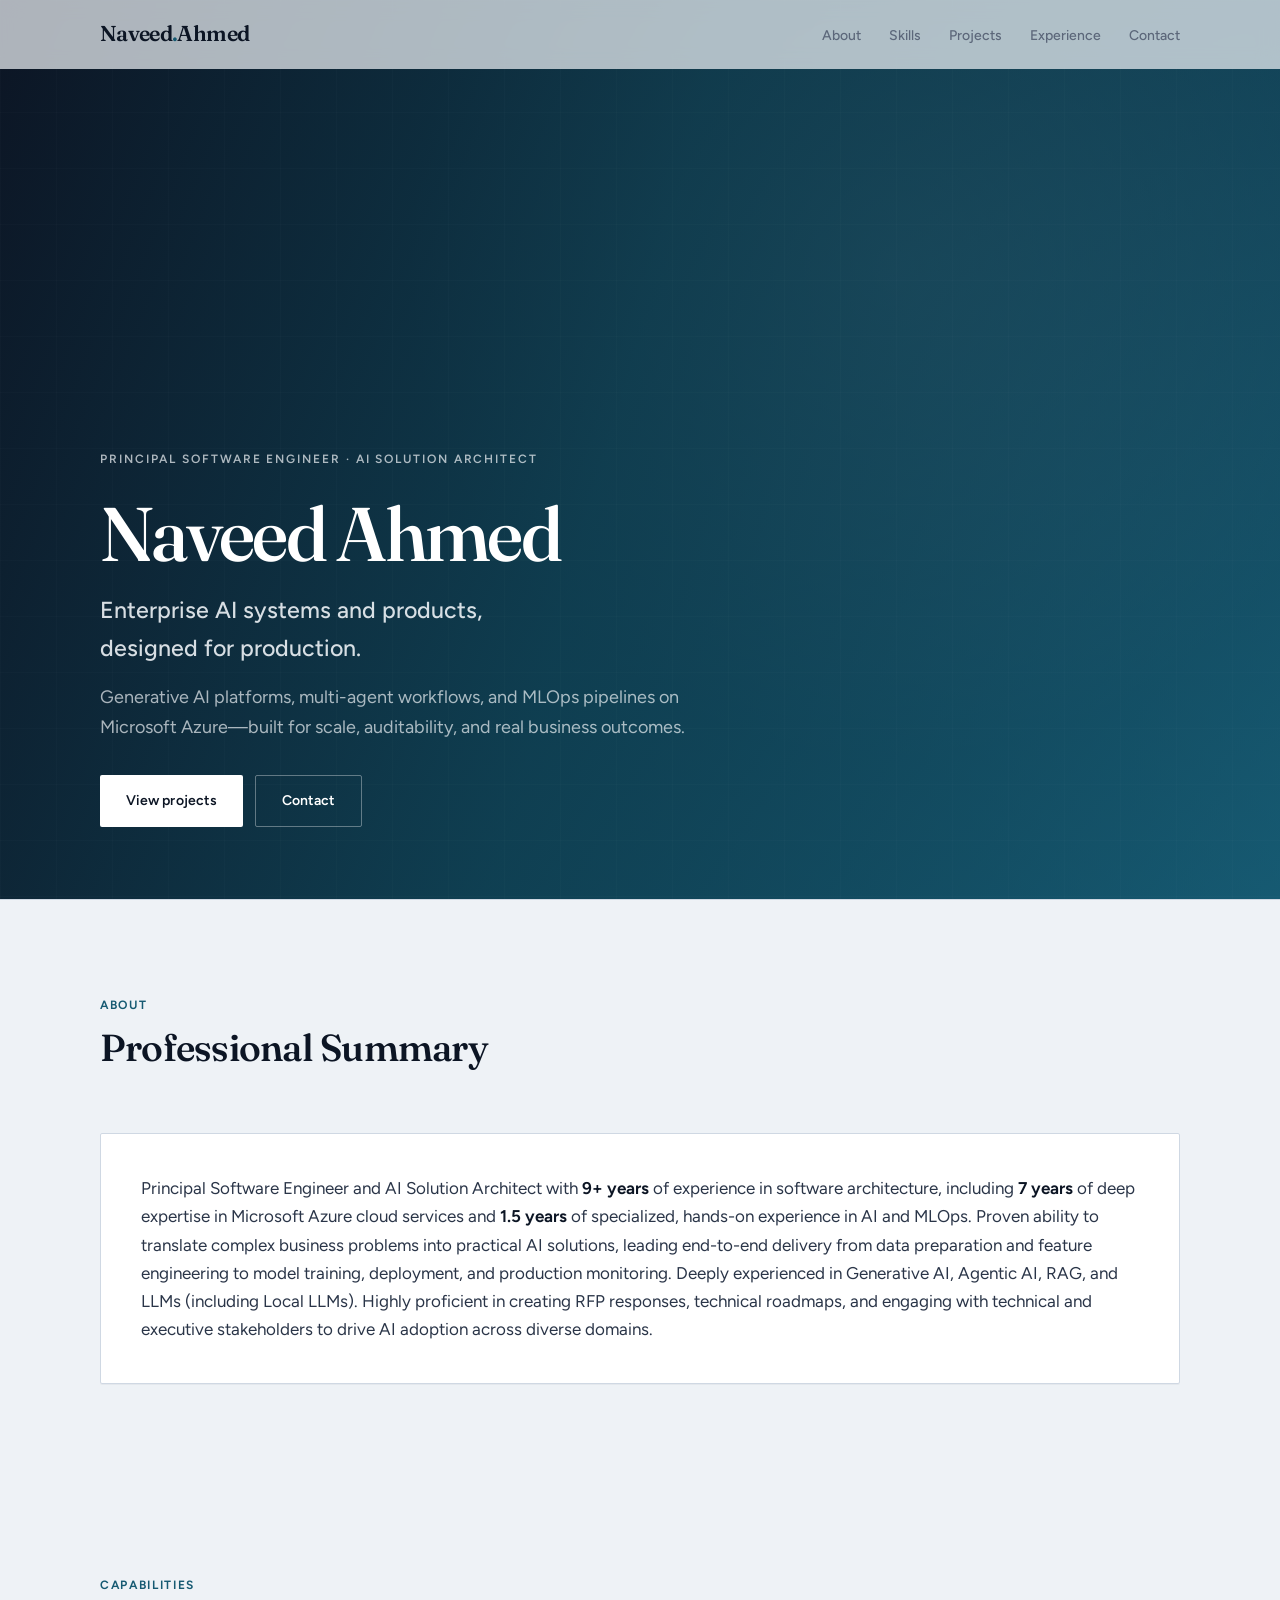
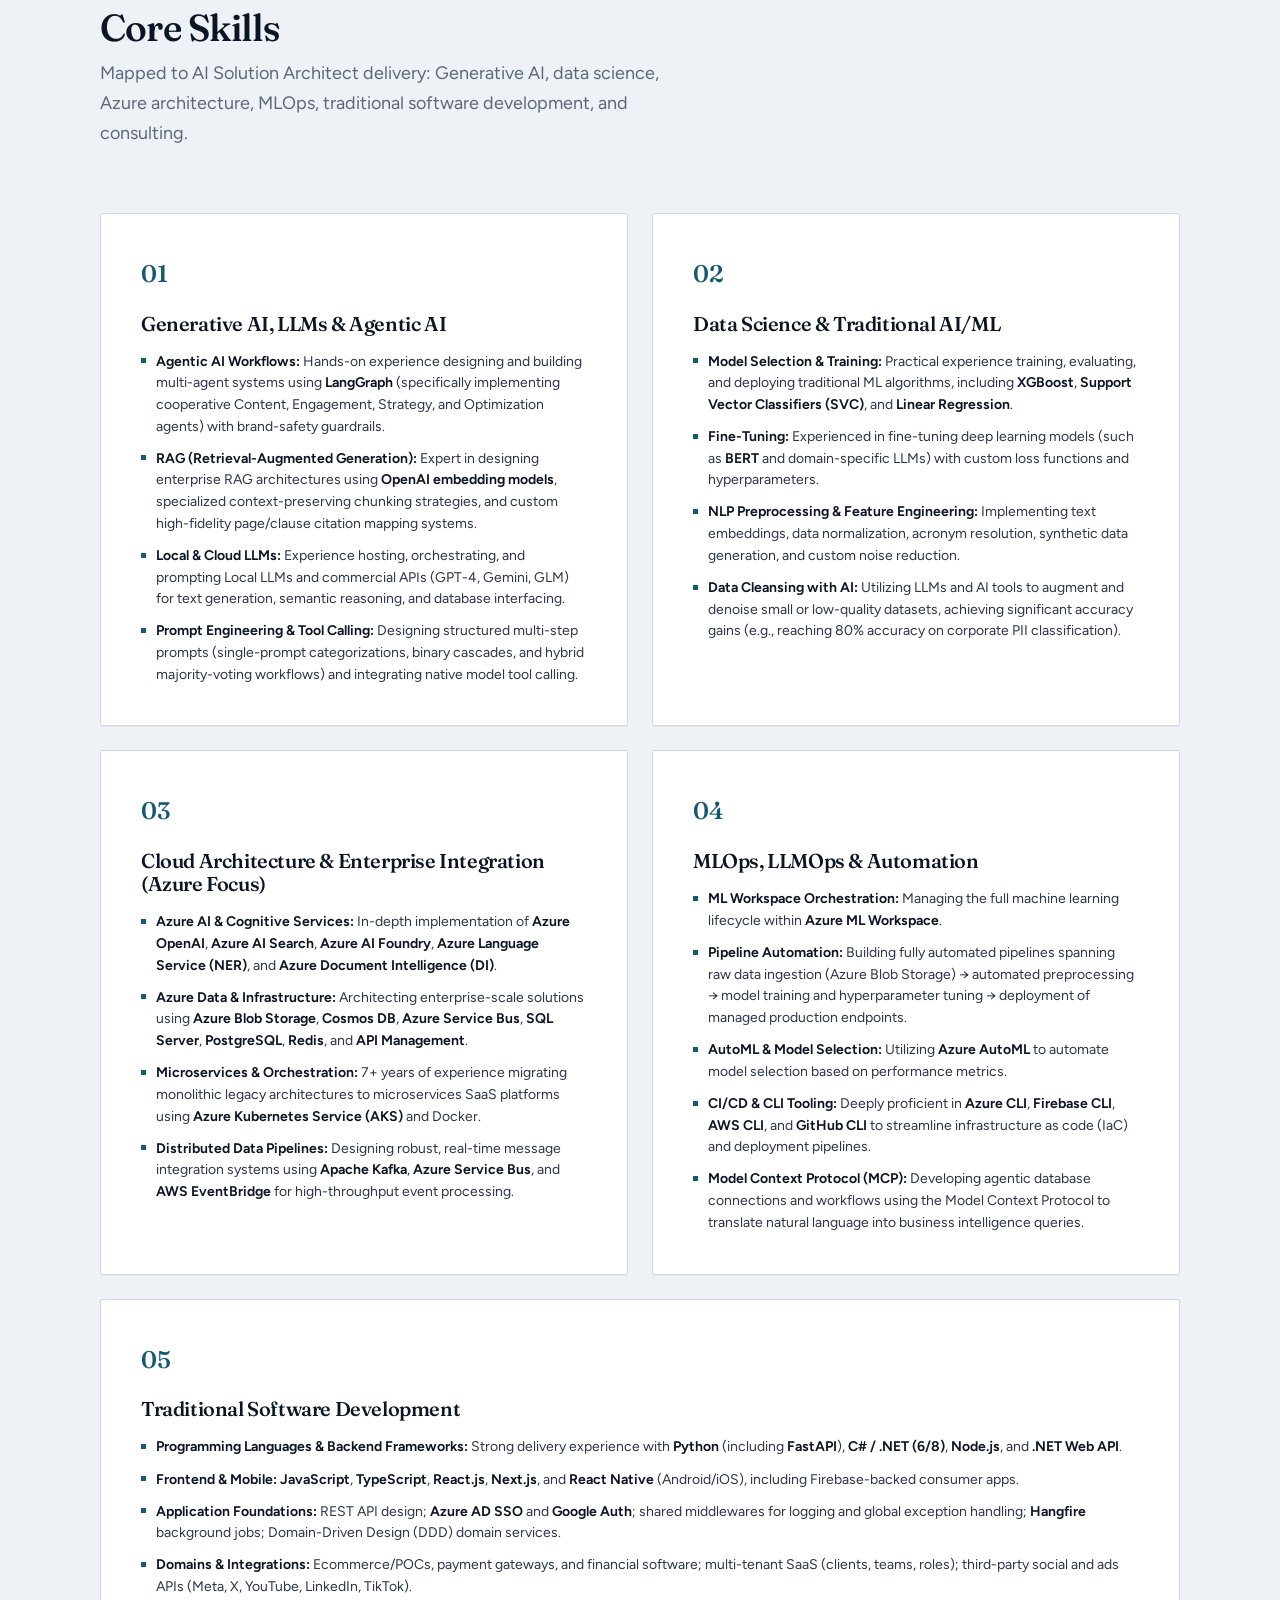
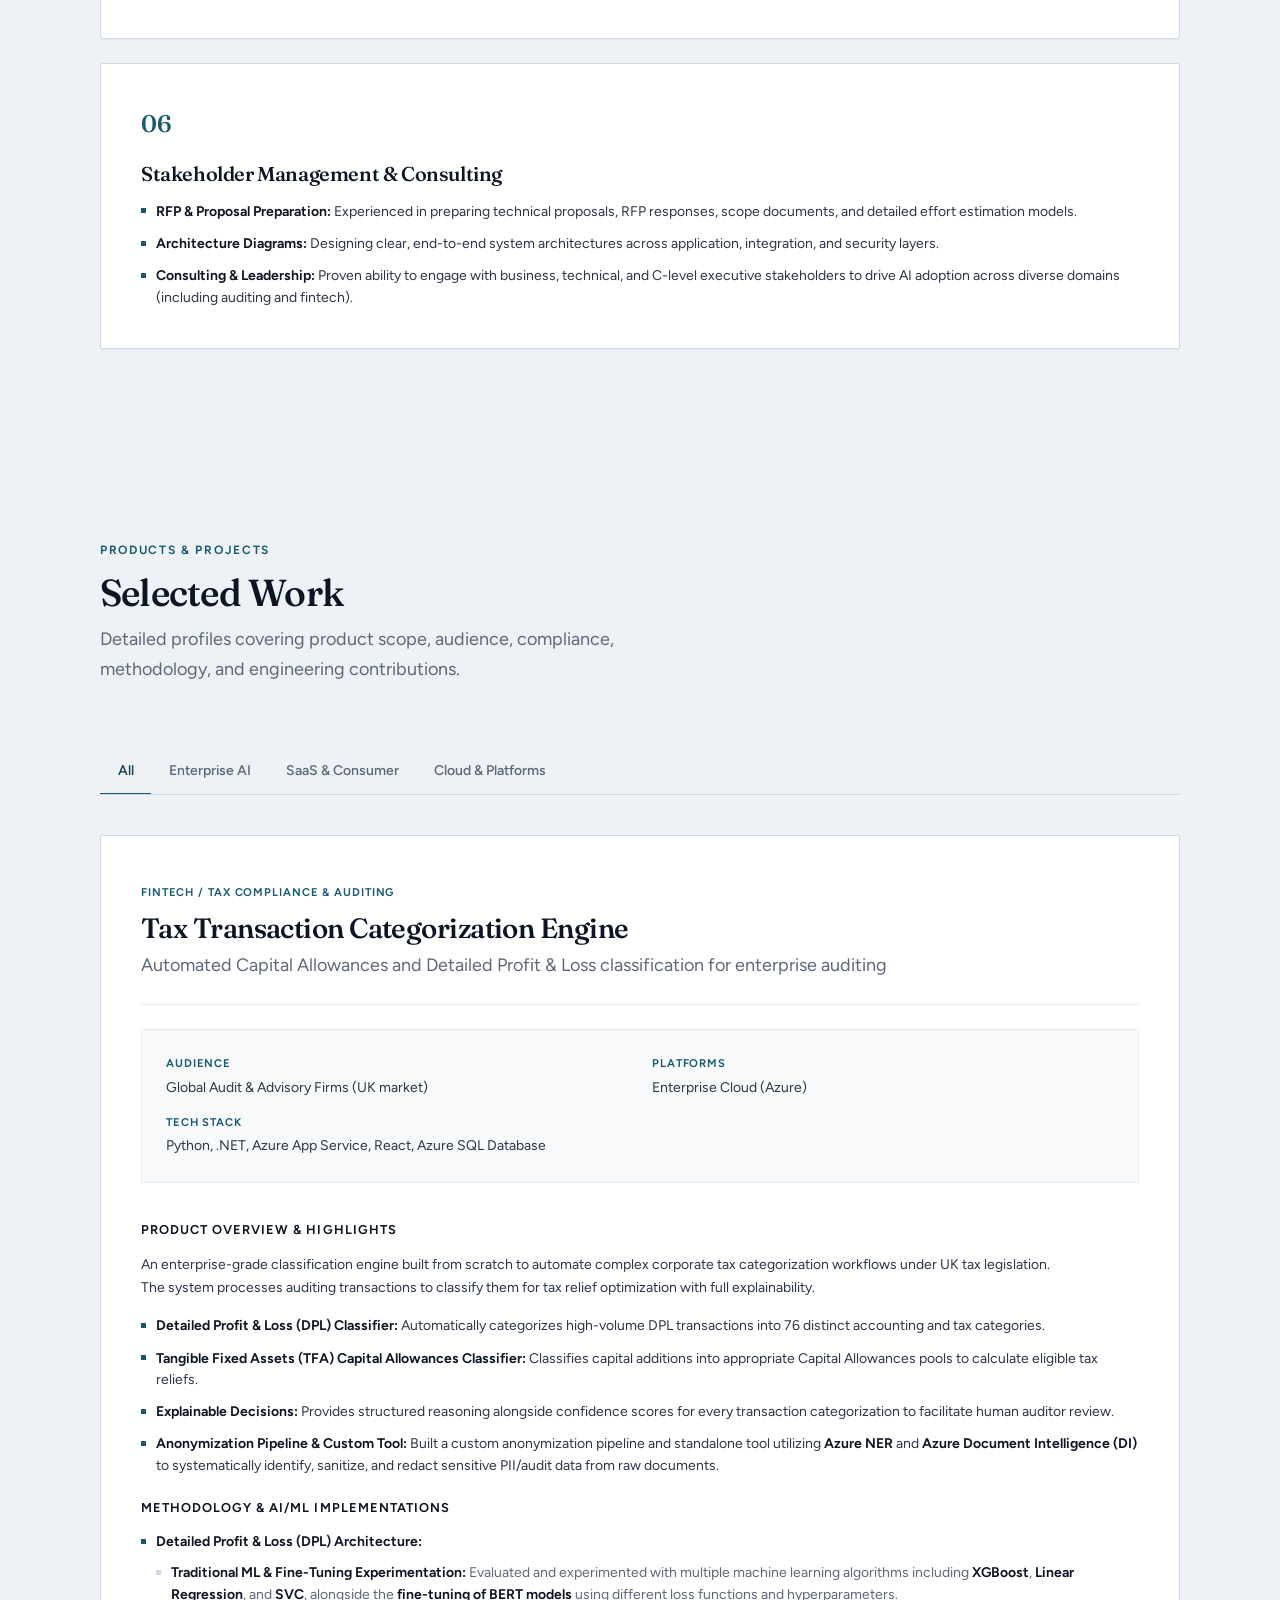
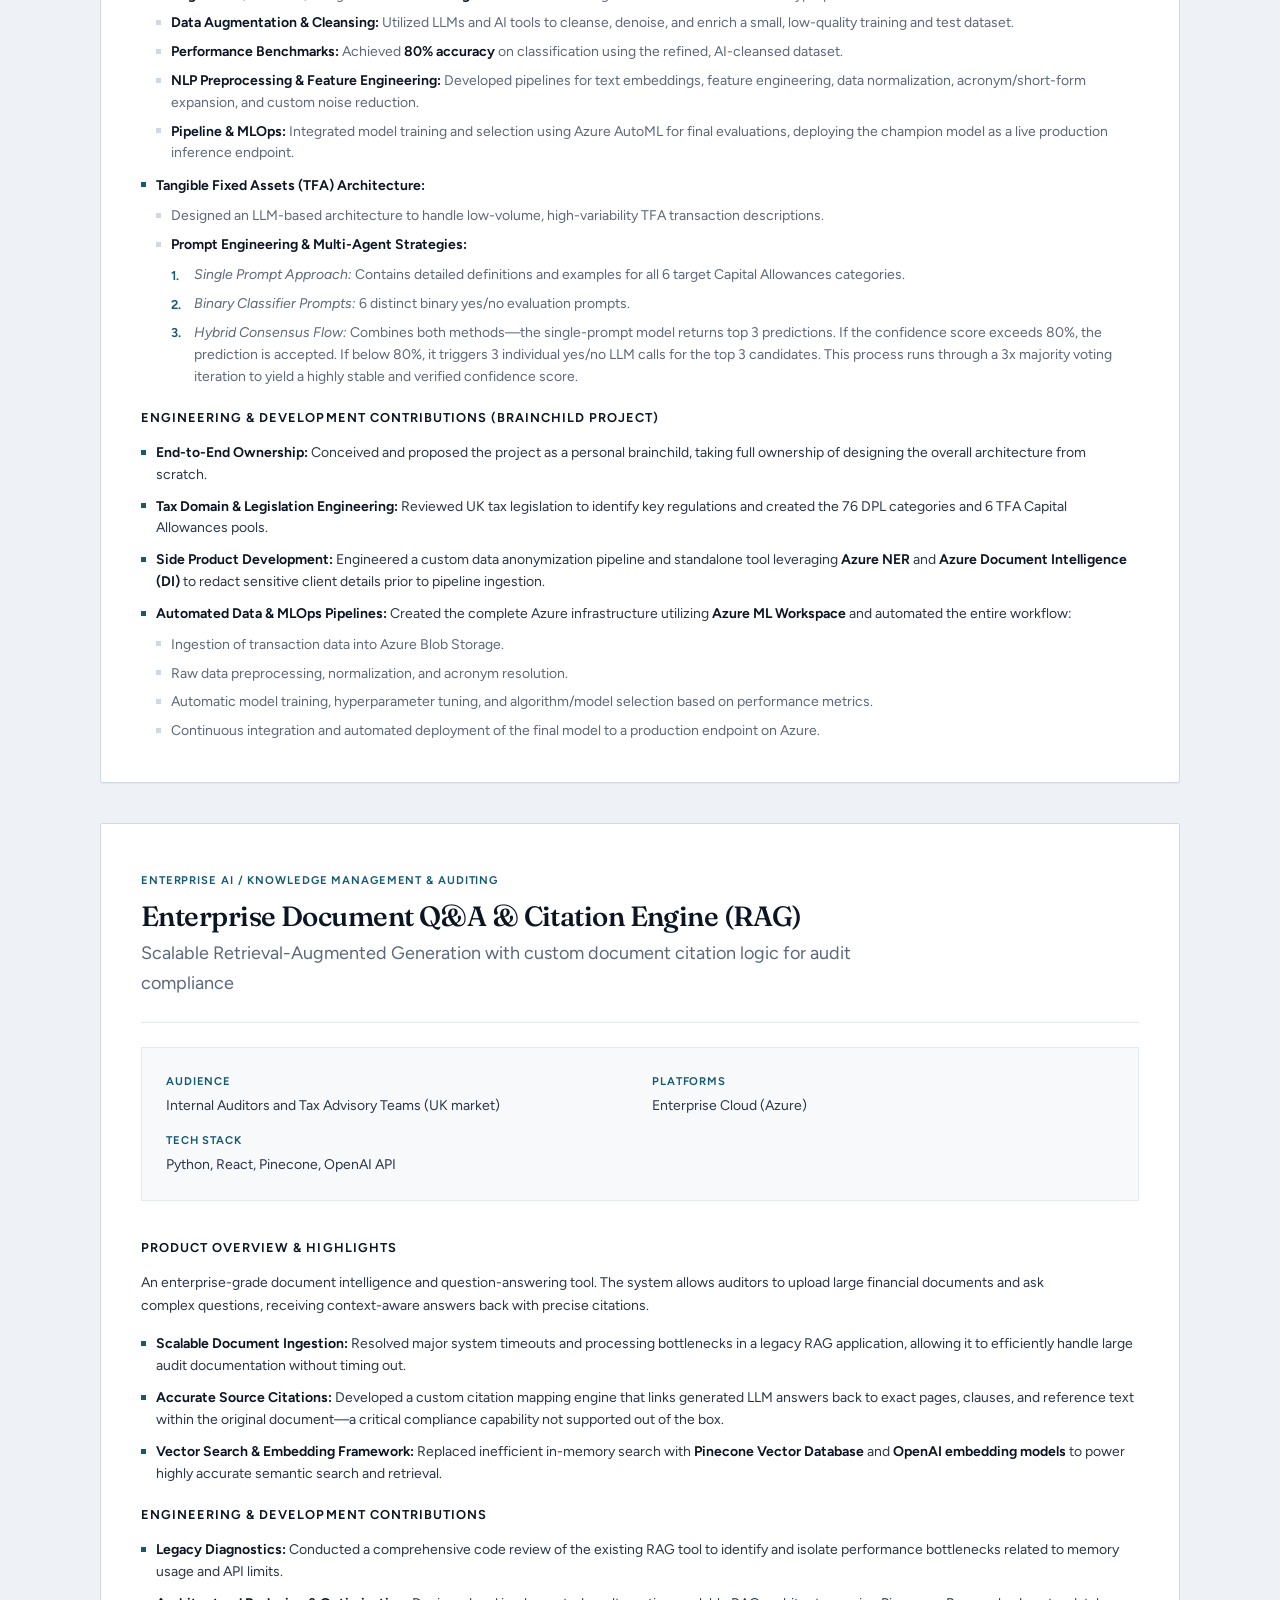
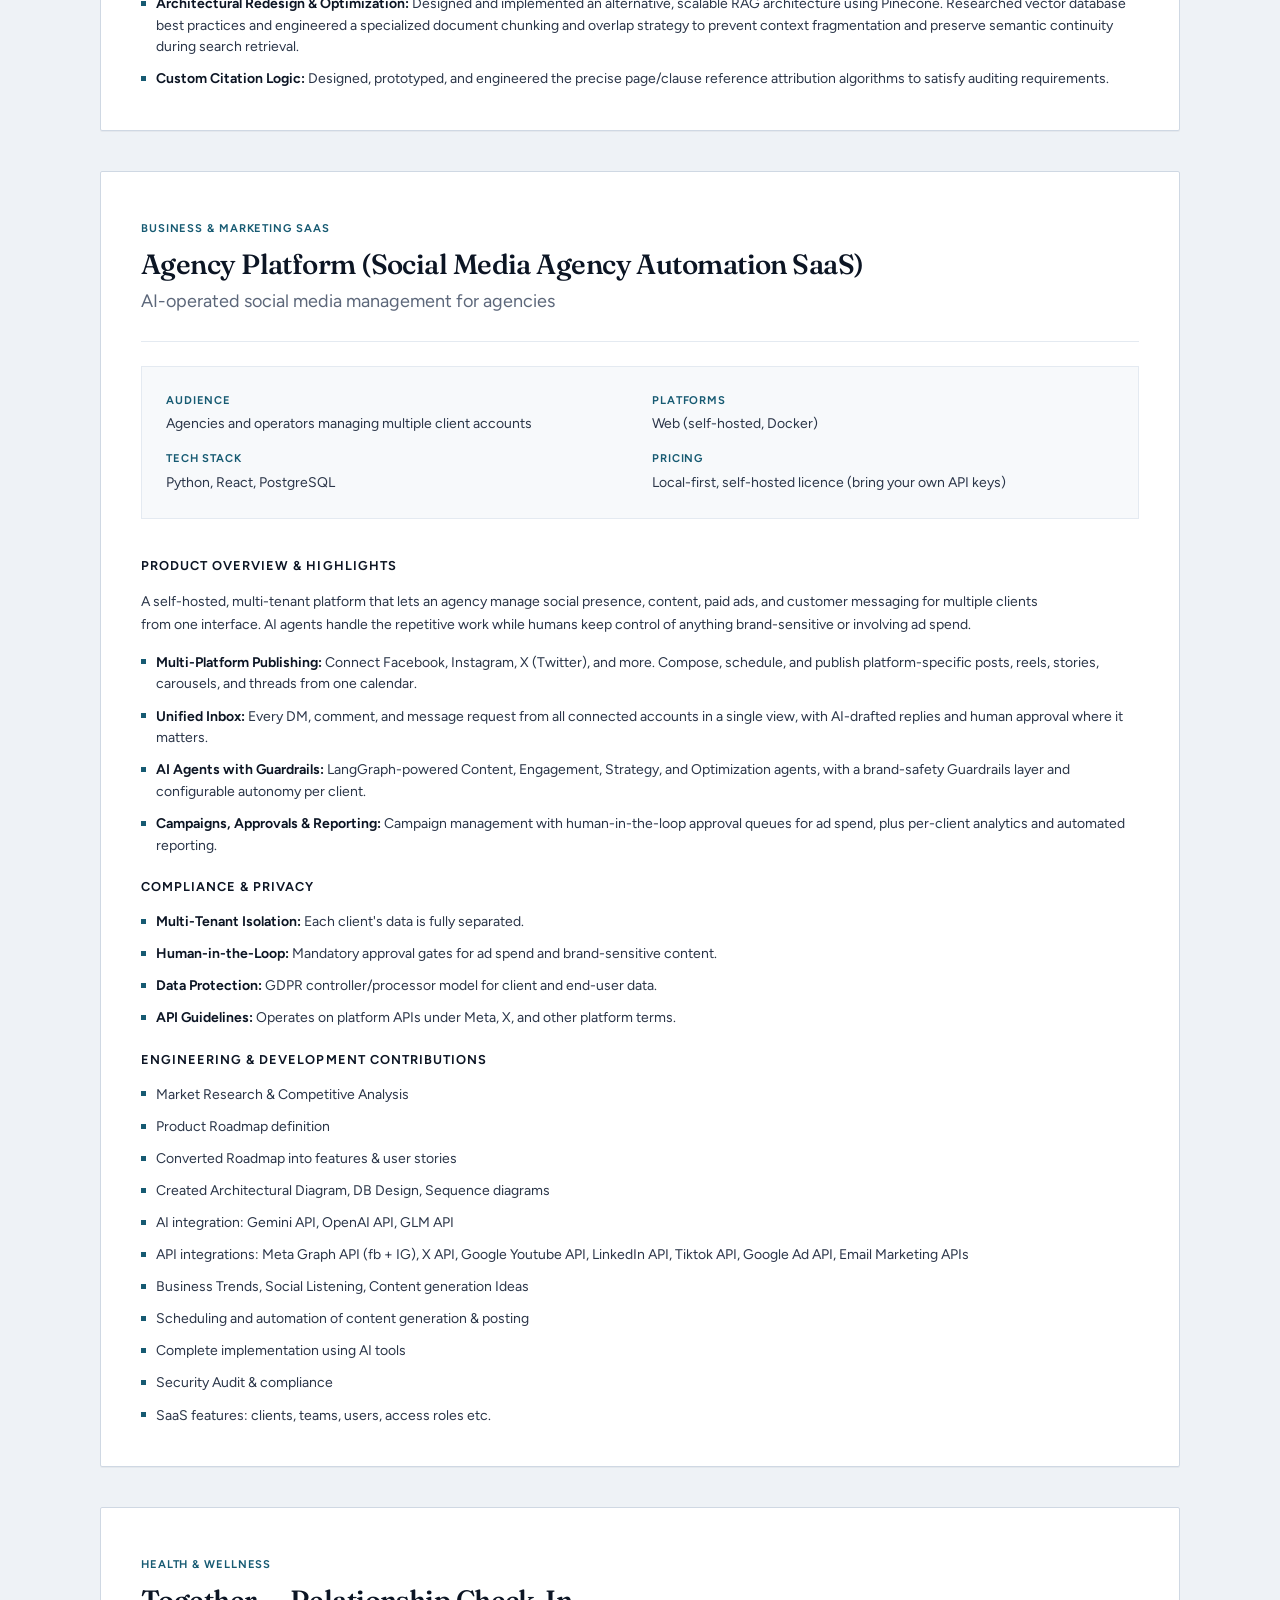
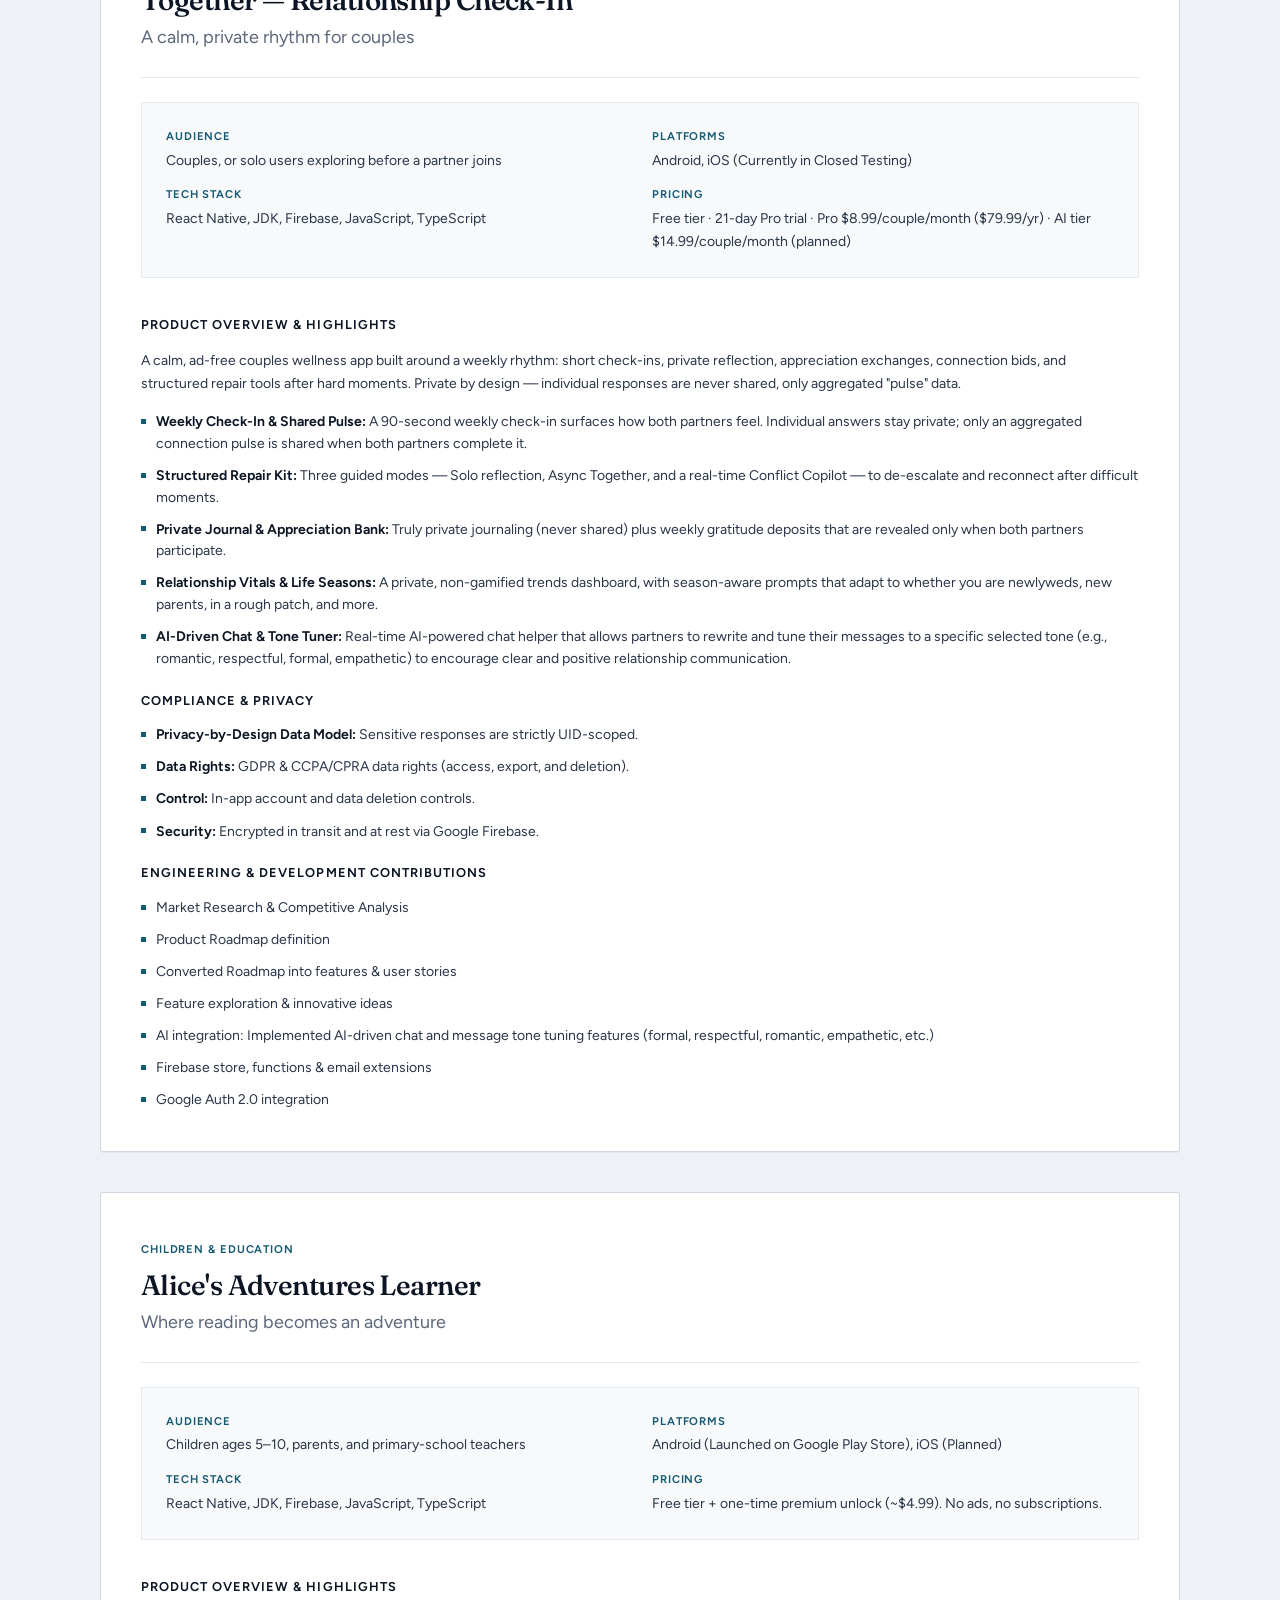
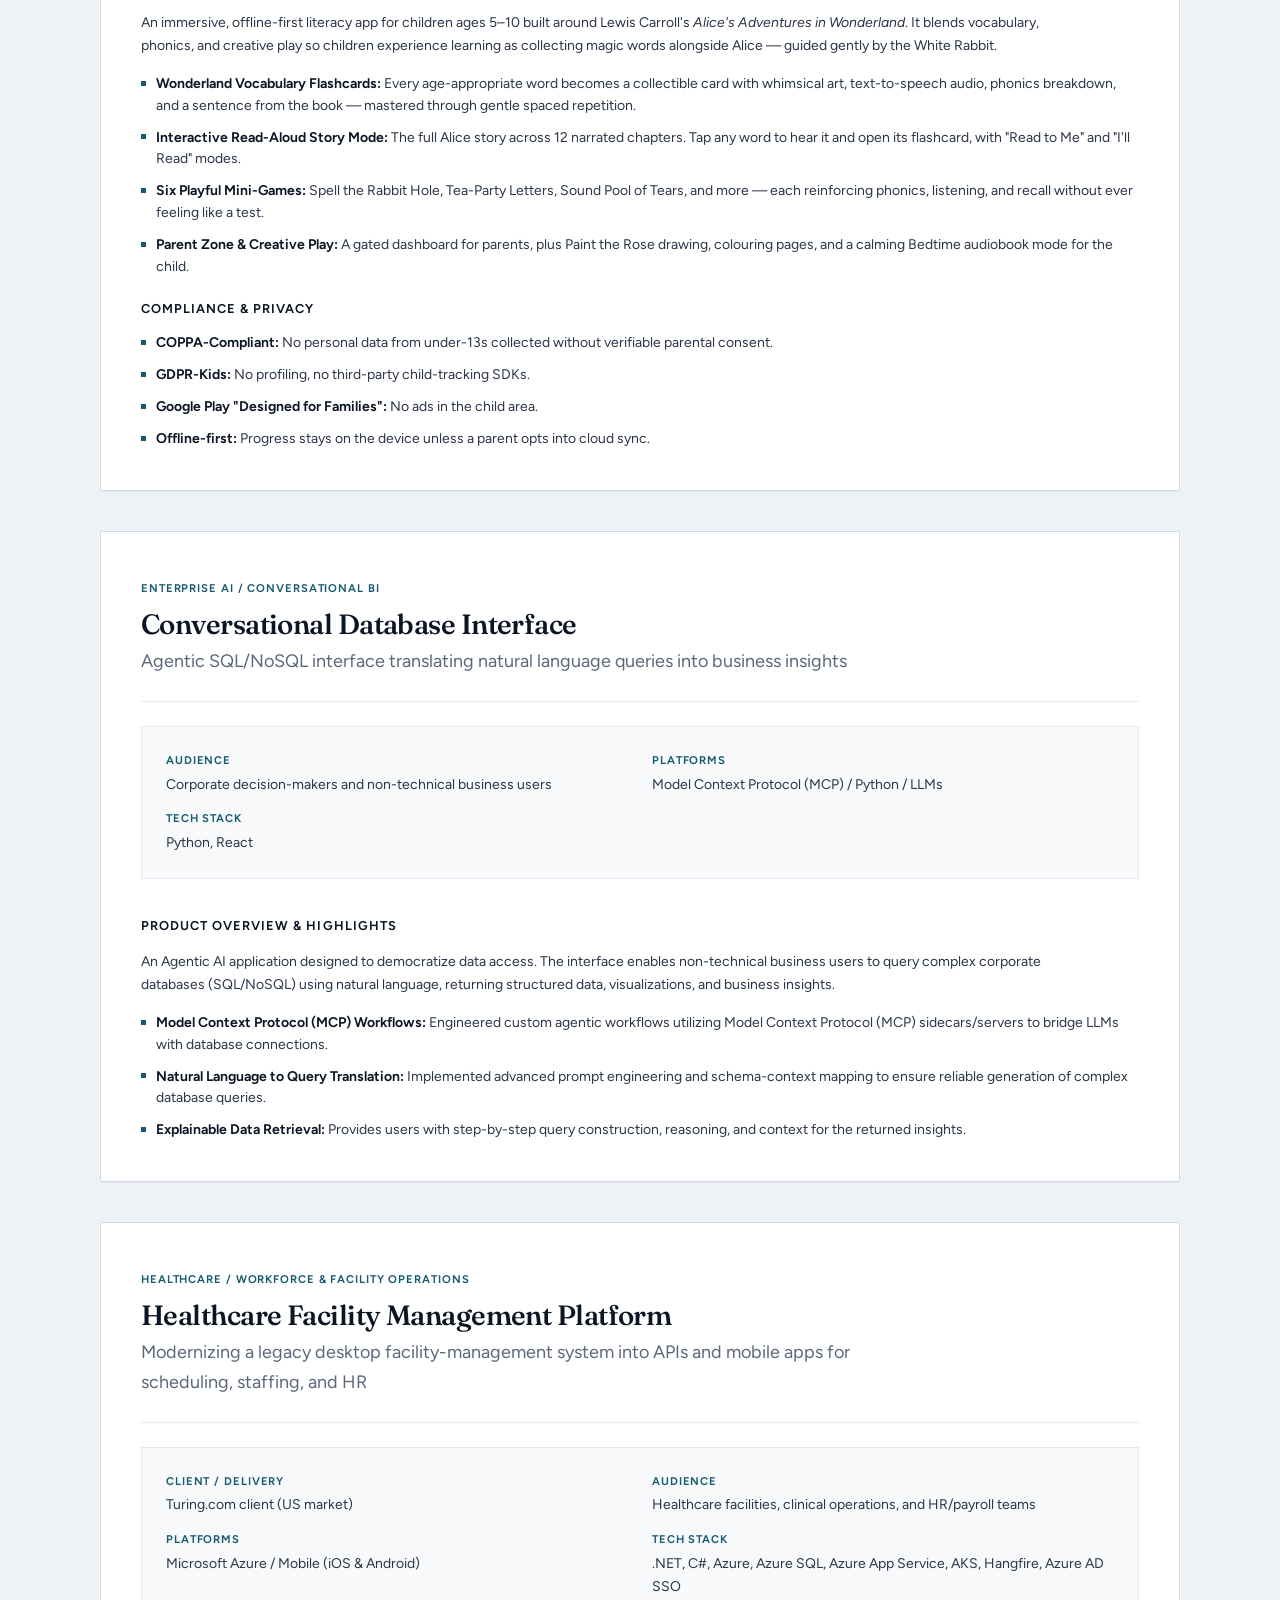
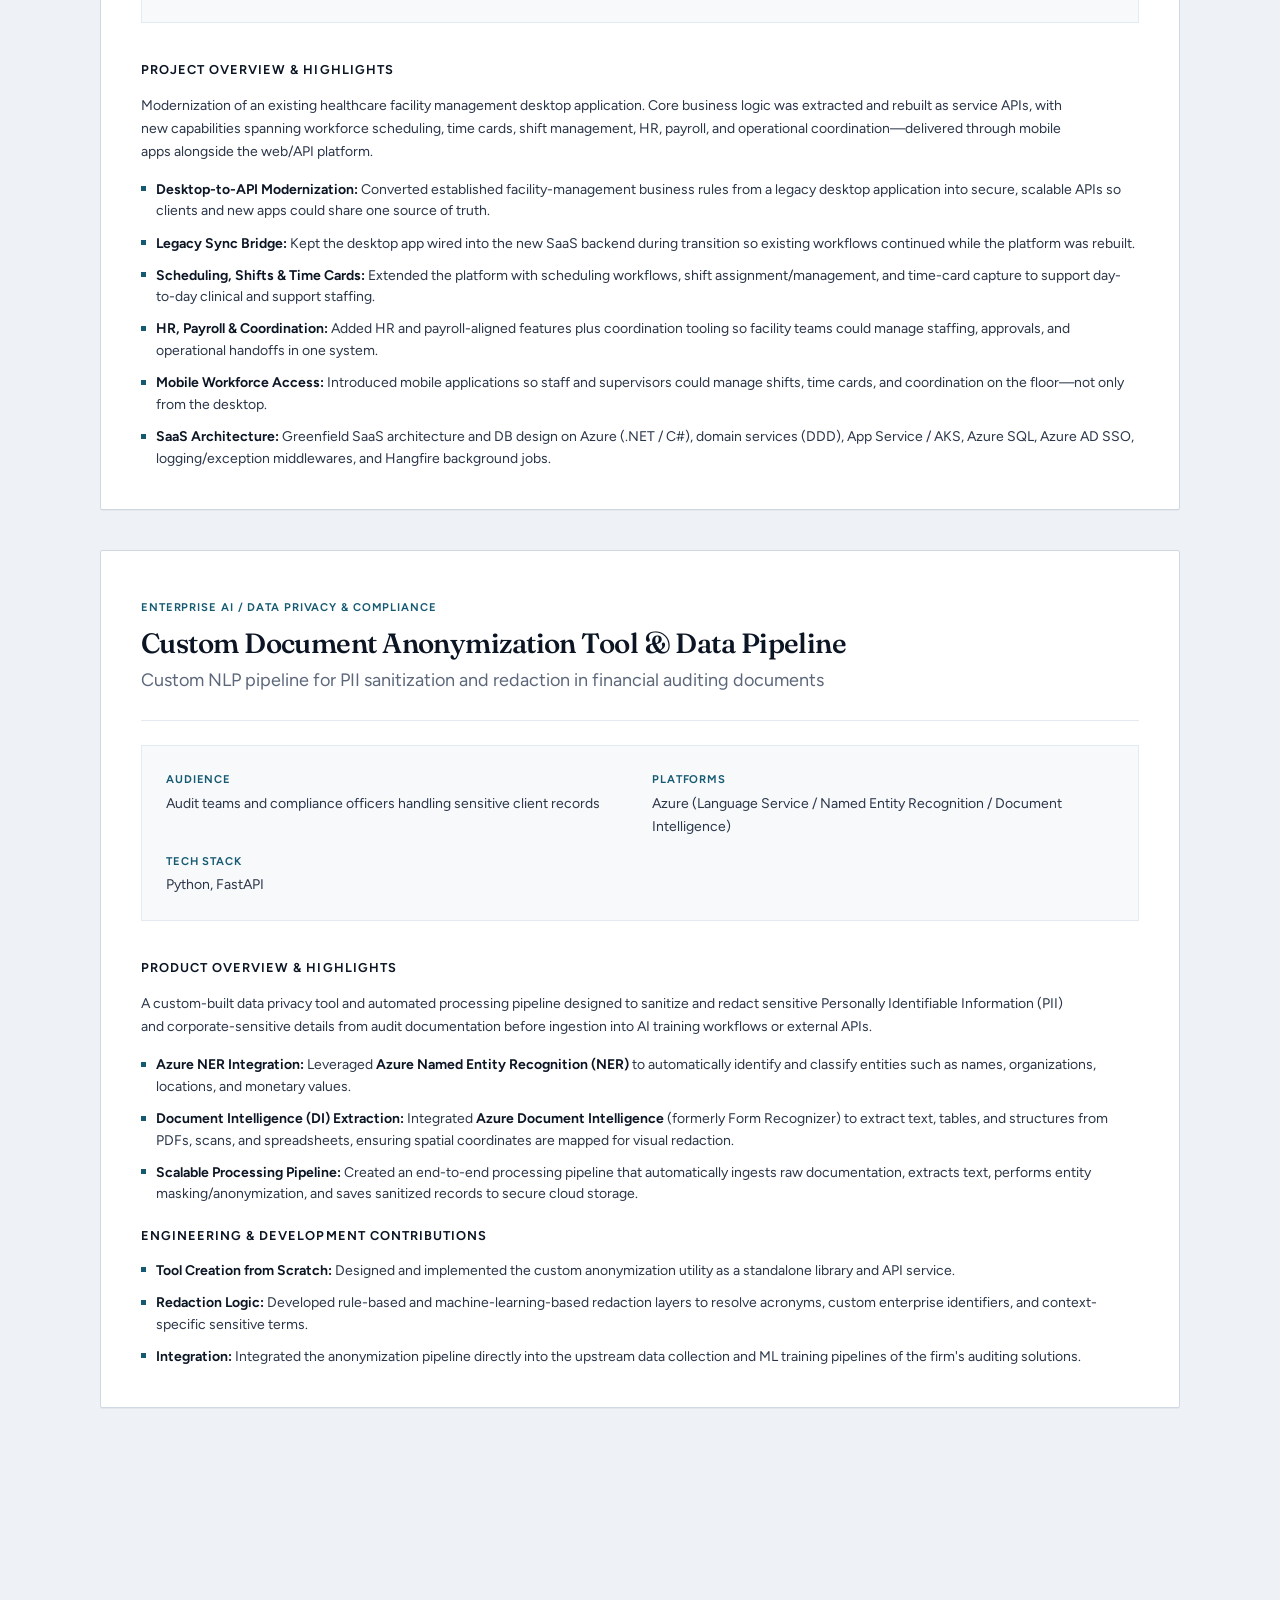
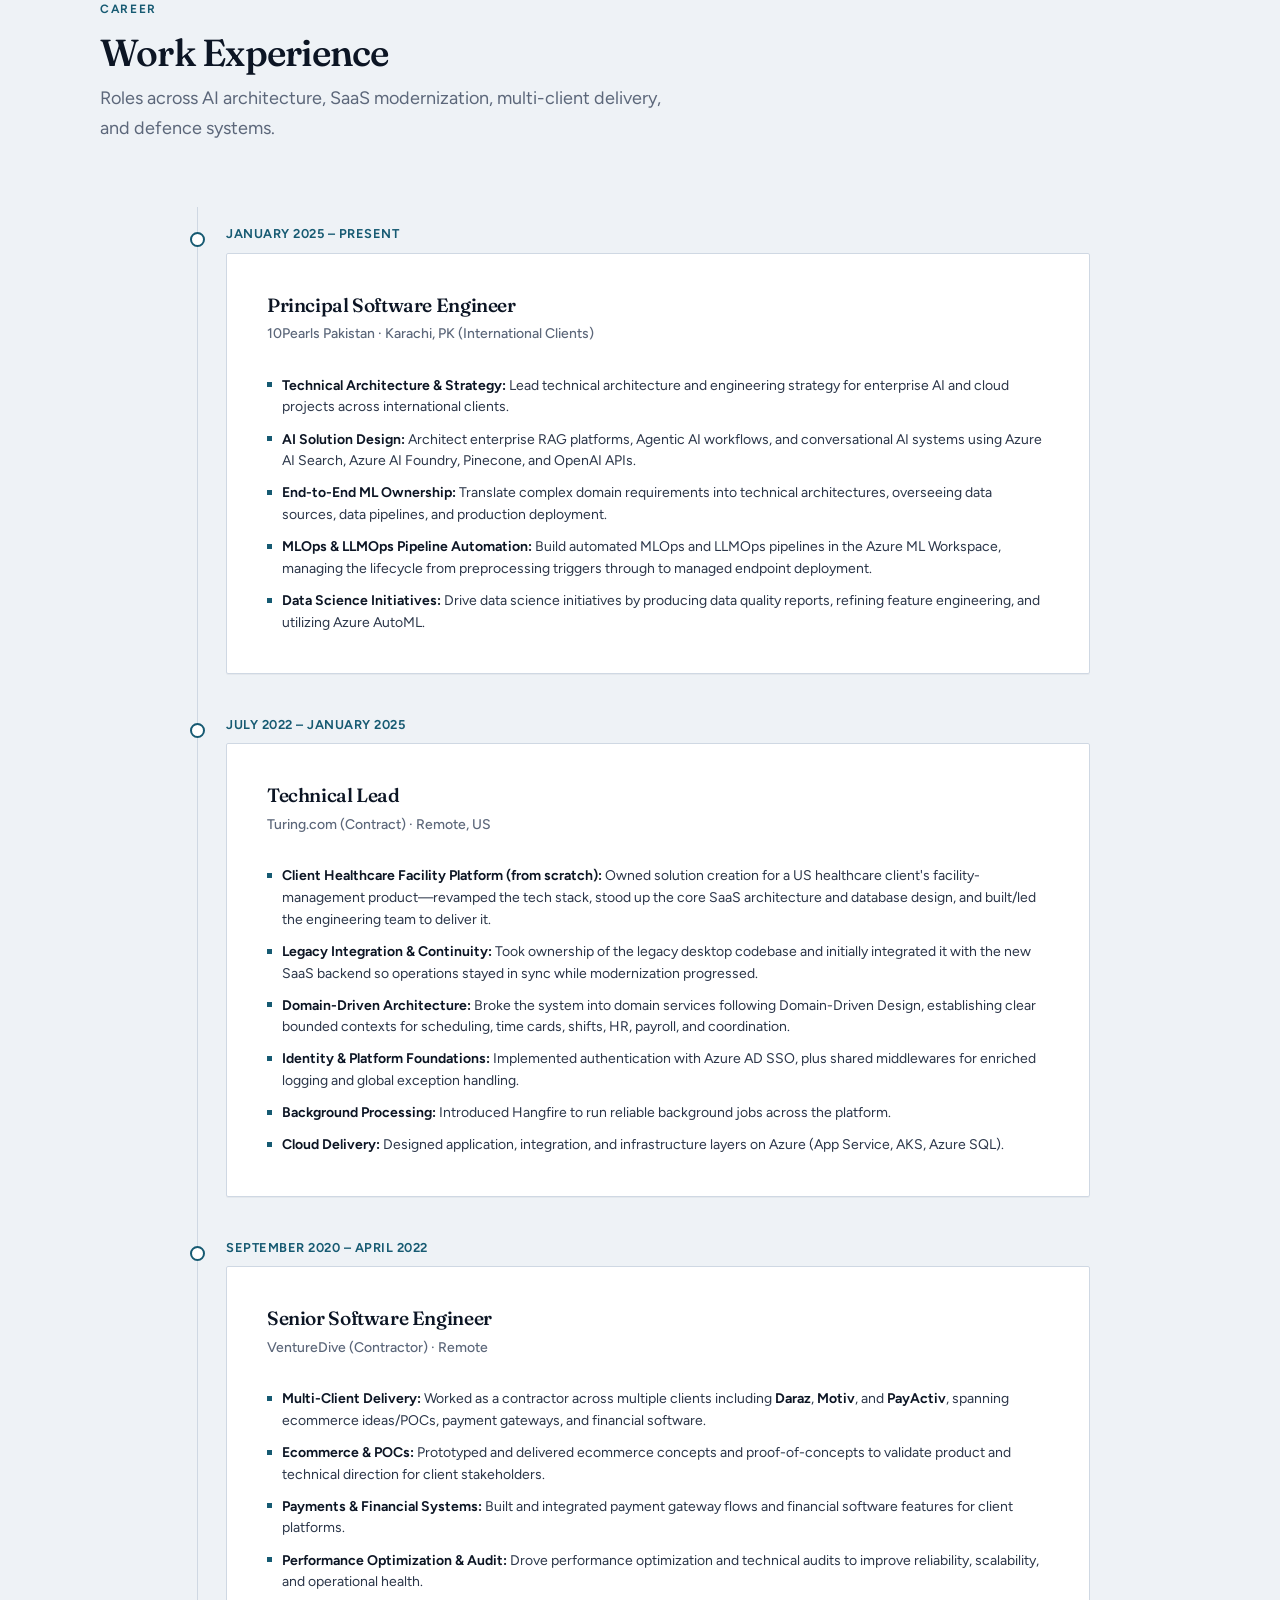
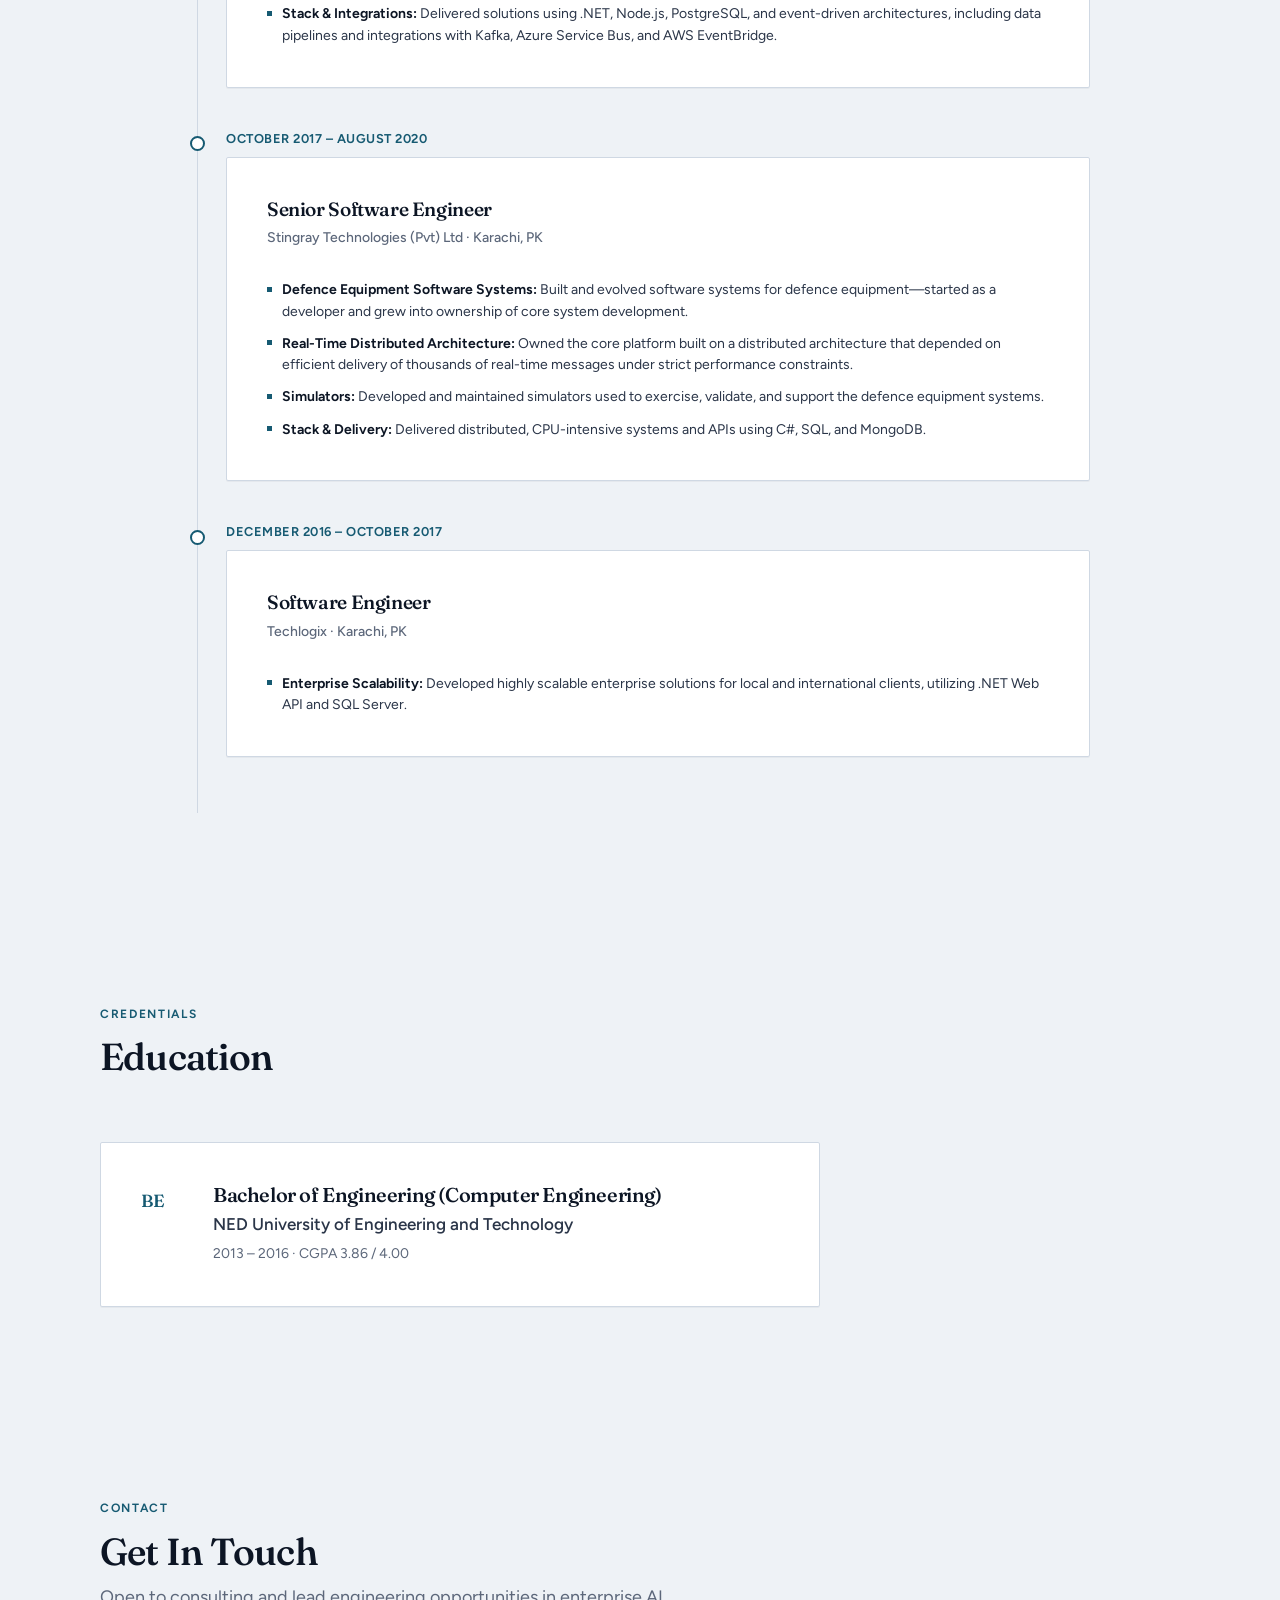
<file: portfolio/index.html>
<!DOCTYPE html>
<html lang="en">
<head>
  <meta charset="UTF-8">
  <meta name="viewport" content="width=device-width, initial-scale=1.0">
  <meta name="description" content="Portfolio of Naveed Ahmed — Principal Software Engineer and AI Solution Architect. Selected products, enterprise systems, and engineering leadership.">
  <title>Naveed Ahmed | AI Solution Architect & Principal Software Engineer</title>

  <link rel="preconnect" href="https://fonts.googleapis.com">
  <link rel="preconnect" href="https://fonts.gstatic.com" crossorigin>
  <link href="https://fonts.googleapis.com/css2?family=Figtree:ital,wght@0,400..700;1,400..700&family=Fraunces:opsz,wght@9..144,500..700&display=swap" rel="stylesheet">

  <link rel="stylesheet" href="styles.css">
</head>
<body>
  <div class="site-bg" aria-hidden="true"></div>

  <header class="header">
    <nav class="nav-container">
      <a href="#hero" class="nav-logo" id="nav-logo-link">Naveed<span>.</span>Ahmed</a>
      <ul class="nav-menu">
        <li><a href="#about" class="nav-link" id="nav-about-link">About</a></li>
        <li><a href="#skills" class="nav-link" id="nav-skills-link">Skills</a></li>
        <li><a href="#projects" class="nav-link" id="nav-projects-link">Projects</a></li>
        <li><a href="#experience" class="nav-link" id="nav-experience-link">Experience</a></li>
        <li><a href="#contact" class="nav-link" id="nav-contact-link">Contact</a></li>
      </ul>
      <button class="menu-toggle" id="menu-toggle-btn" aria-label="Toggle menu" aria-expanded="false">
        <span></span>
        <span></span>
        <span></span>
      </button>
    </nav>
  </header>

  <main>
    <section id="hero" class="hero-section">
      <div class="hero-plane" aria-hidden="true"></div>
      <div class="hero-content">
        <p class="hero-kicker">Principal Software Engineer · AI Solution Architect</p>
        <h1 class="hero-title">Naveed Ahmed</h1>
        <p class="hero-subtitle">Enterprise AI systems and products, designed for production.</p>
        <p class="hero-description">
          Generative AI platforms, multi-agent workflows, and MLOps pipelines on Microsoft Azure—built for scale, auditability, and real business outcomes.
        </p>
        <div class="hero-actions">
          <a href="#projects" class="btn btn-primary" id="hero-btn-portfolio">View projects</a>
          <a href="#contact" class="btn btn-secondary" id="hero-btn-contact">Contact</a>
        </div>
      </div>
    </section>

    <section id="about" class="about-section scroll-reveal">
      <div class="section-header">
        <span class="section-eyebrow">About</span>
        <h2 class="section-title">Professional Summary</h2>
      </div>
      <div class="about-card glass-panel">
        <p>
          Principal Software Engineer and AI Solution Architect with <strong>9+ years</strong> of experience in software architecture, including <strong>7 years</strong> of deep expertise in Microsoft Azure cloud services and <strong>1.5 years</strong> of specialized, hands-on experience in AI and MLOps. Proven ability to translate complex business problems into practical AI solutions, leading end-to-end delivery from data preparation and feature engineering to model training, deployment, and production monitoring. Deeply experienced in Generative AI, Agentic AI, RAG, and LLMs (including Local LLMs). Highly proficient in creating RFP responses, technical roadmaps, and engaging with technical and executive stakeholders to drive AI adoption across diverse domains.
        </p>
      </div>
    </section>

    <section id="skills" class="skills-section scroll-reveal">
      <div class="section-header">
        <span class="section-eyebrow">Capabilities</span>
        <h2 class="section-title">Core Skills</h2>
        <p class="section-lead">Mapped to AI Solution Architect delivery: Generative AI, data science, Azure architecture, MLOps, traditional software development, and consulting.</p>
      </div>

      <div class="skills-detail-grid">
        <article class="skills-detail glass-panel">
          <div class="card-icon">01</div>
          <h3>Generative AI, LLMs &amp; Agentic AI</h3>
          <ul class="detail-list">
            <li><strong>Agentic AI Workflows:</strong> Hands-on experience designing and building multi-agent systems using <strong>LangGraph</strong> (specifically implementing cooperative Content, Engagement, Strategy, and Optimization agents) with brand-safety guardrails.</li>
            <li><strong>RAG (Retrieval-Augmented Generation):</strong> Expert in designing enterprise RAG architectures using <strong>OpenAI embedding models</strong>, specialized context-preserving chunking strategies, and custom high-fidelity page/clause citation mapping systems.</li>
            <li><strong>Local &amp; Cloud LLMs:</strong> Experience hosting, orchestrating, and prompting Local LLMs and commercial APIs (GPT-4, Gemini, GLM) for text generation, semantic reasoning, and database interfacing.</li>
            <li><strong>Prompt Engineering &amp; Tool Calling:</strong> Designing structured multi-step prompts (single-prompt categorizations, binary cascades, and hybrid majority-voting workflows) and integrating native model tool calling.</li>
          </ul>
        </article>

        <article class="skills-detail glass-panel">
          <div class="card-icon">02</div>
          <h3>Data Science &amp; Traditional AI/ML</h3>
          <ul class="detail-list">
            <li><strong>Model Selection &amp; Training:</strong> Practical experience training, evaluating, and deploying traditional ML algorithms, including <strong>XGBoost</strong>, <strong>Support Vector Classifiers (SVC)</strong>, and <strong>Linear Regression</strong>.</li>
            <li><strong>Fine-Tuning:</strong> Experienced in fine-tuning deep learning models (such as <strong>BERT</strong> and domain-specific LLMs) with custom loss functions and hyperparameters.</li>
            <li><strong>NLP Preprocessing &amp; Feature Engineering:</strong> Implementing text embeddings, data normalization, acronym resolution, synthetic data generation, and custom noise reduction.</li>
            <li><strong>Data Cleansing with AI:</strong> Utilizing LLMs and AI tools to augment and denoise small or low-quality datasets, achieving significant accuracy gains (e.g., reaching 80% accuracy on corporate PII classification).</li>
          </ul>
        </article>

        <article class="skills-detail glass-panel">
          <div class="card-icon">03</div>
          <h3>Cloud Architecture &amp; Enterprise Integration (Azure Focus)</h3>
          <ul class="detail-list">
            <li><strong>Azure AI &amp; Cognitive Services:</strong> In-depth implementation of <strong>Azure OpenAI</strong>, <strong>Azure AI Search</strong>, <strong>Azure AI Foundry</strong>, <strong>Azure Language Service (NER)</strong>, and <strong>Azure Document Intelligence (DI)</strong>.</li>
            <li><strong>Azure Data &amp; Infrastructure:</strong> Architecting enterprise-scale solutions using <strong>Azure Blob Storage</strong>, <strong>Cosmos DB</strong>, <strong>Azure Service Bus</strong>, <strong>SQL Server</strong>, <strong>PostgreSQL</strong>, <strong>Redis</strong>, and <strong>API Management</strong>.</li>
            <li><strong>Microservices &amp; Orchestration:</strong> 7+ years of experience migrating monolithic legacy architectures to microservices SaaS platforms using <strong>Azure Kubernetes Service (AKS)</strong> and Docker.</li>
            <li><strong>Distributed Data Pipelines:</strong> Designing robust, real-time message integration systems using <strong>Apache Kafka</strong>, <strong>Azure Service Bus</strong>, and <strong>AWS EventBridge</strong> for high-throughput event processing.</li>
          </ul>
        </article>

        <article class="skills-detail glass-panel">
          <div class="card-icon">04</div>
          <h3>MLOps, LLMOps &amp; Automation</h3>
          <ul class="detail-list">
            <li><strong>ML Workspace Orchestration:</strong> Managing the full machine learning lifecycle within <strong>Azure ML Workspace</strong>.</li>
            <li><strong>Pipeline Automation:</strong> Building fully automated pipelines spanning raw data ingestion (Azure Blob Storage) → automated preprocessing → model training and hyperparameter tuning → deployment of managed production endpoints.</li>
            <li><strong>AutoML &amp; Model Selection:</strong> Utilizing <strong>Azure AutoML</strong> to automate model selection based on performance metrics.</li>
            <li><strong>CI/CD &amp; CLI Tooling:</strong> Deeply proficient in <strong>Azure CLI</strong>, <strong>Firebase CLI</strong>, <strong>AWS CLI</strong>, and <strong>GitHub CLI</strong> to streamline infrastructure as code (IaC) and deployment pipelines.</li>
            <li><strong>Model Context Protocol (MCP):</strong> Developing agentic database connections and workflows using the Model Context Protocol to translate natural language into business intelligence queries.</li>
          </ul>
        </article>

        <article class="skills-detail glass-panel skills-detail-wide">
          <div class="card-icon">05</div>
          <h3>Traditional Software Development</h3>
          <ul class="detail-list">
            <li><strong>Programming Languages &amp; Backend Frameworks:</strong> Strong delivery experience with <strong>Python</strong> (including <strong>FastAPI</strong>), <strong>C# / .NET (6/8)</strong>, <strong>Node.js</strong>, and <strong>.NET Web API</strong>.</li>
            <li><strong>Frontend &amp; Mobile:</strong> <strong>JavaScript</strong>, <strong>TypeScript</strong>, <strong>React.js</strong>, <strong>Next.js</strong>, and <strong>React Native</strong> (Android/iOS), including Firebase-backed consumer apps.</li>
            <li><strong>Application Foundations:</strong> REST API design; <strong>Azure AD SSO</strong> and <strong>Google Auth</strong>; shared middlewares for logging and global exception handling; <strong>Hangfire</strong> background jobs; Domain-Driven Design (DDD) domain services.</li>
            <li><strong>Domains &amp; Integrations:</strong> Ecommerce/POCs, payment gateways, and financial software; multi-tenant SaaS (clients, teams, roles); third-party social and ads APIs (Meta, X, YouTube, LinkedIn, TikTok).</li>
          </ul>
        </article>

        <article class="skills-detail glass-panel skills-detail-wide">
          <div class="card-icon">06</div>
          <h3>Stakeholder Management &amp; Consulting</h3>
          <ul class="detail-list">
            <li><strong>RFP &amp; Proposal Preparation:</strong> Experienced in preparing technical proposals, RFP responses, scope documents, and detailed effort estimation models.</li>
            <li><strong>Architecture Diagrams:</strong> Designing clear, end-to-end system architectures across application, integration, and security layers.</li>
            <li><strong>Consulting &amp; Leadership:</strong> Proven ability to engage with business, technical, and C-level executive stakeholders to drive AI adoption across diverse domains (including auditing and fintech).</li>
          </ul>
        </article>
      </div>
    </section>

    <section id="projects" class="projects-section scroll-reveal">
      <div class="section-header">
        <span class="section-eyebrow">Products &amp; Projects</span>
        <h2 class="section-title">Selected Work</h2>
        <p class="section-lead">Detailed profiles covering product scope, audience, compliance, methodology, and engineering contributions.</p>
      </div>

      <div class="project-tabs" role="tablist">
        <button class="tab-btn active" id="tab-all" role="tab" aria-selected="true" aria-controls="project-grid" data-filter="all">All</button>
        <button class="tab-btn" id="tab-ai" role="tab" aria-selected="false" aria-controls="project-grid" data-filter="ai">Enterprise AI</button>
        <button class="tab-btn" id="tab-saas" role="tab" aria-selected="false" aria-controls="project-grid" data-filter="saas">SaaS &amp; Consumer</button>
        <button class="tab-btn" id="tab-cloud" role="tab" aria-selected="false" aria-controls="project-grid" data-filter="cloud">Cloud &amp; Platforms</button>
      </div>

      <div class="projects-stack" id="project-grid">

        <!-- 1. Tax Engine -->
        <article class="project-card glass-panel" data-category="ai">
          <header class="project-header">
            <span class="project-badge">FinTech / Tax Compliance &amp; Auditing</span>
            <h3>Tax Transaction Categorization Engine</h3>
            <p class="project-tagline">Automated Capital Allowances and Detailed Profit &amp; Loss classification for enterprise auditing</p>
          </header>
          <dl class="project-meta">
            <div><dt>Audience</dt><dd>Global Audit &amp; Advisory Firms (UK market)</dd></div>
            <div><dt>Platforms</dt><dd>Enterprise Cloud (Azure)</dd></div>
            <div><dt>Tech Stack</dt><dd>Python, .NET, Azure App Service, React, Azure SQL Database</dd></div>
          </dl>
          <div class="project-body">
            <h4>Product Overview &amp; Highlights</h4>
            <p>An enterprise-grade classification engine built from scratch to automate complex corporate tax categorization workflows under UK tax legislation. The system processes auditing transactions to classify them for tax relief optimization with full explainability.</p>
            <ul class="detail-list">
              <li><strong>Detailed Profit &amp; Loss (DPL) Classifier:</strong> Automatically categorizes high-volume DPL transactions into 76 distinct accounting and tax categories.</li>
              <li><strong>Tangible Fixed Assets (TFA) Capital Allowances Classifier:</strong> Classifies capital additions into appropriate Capital Allowances pools to calculate eligible tax reliefs.</li>
              <li><strong>Explainable Decisions:</strong> Provides structured reasoning alongside confidence scores for every transaction categorization to facilitate human auditor review.</li>
              <li><strong>Anonymization Pipeline &amp; Custom Tool:</strong> Built a custom anonymization pipeline and standalone tool utilizing <strong>Azure NER</strong> and <strong>Azure Document Intelligence (DI)</strong> to systematically identify, sanitize, and redact sensitive PII/audit data from raw documents.</li>
            </ul>

            <h4>Methodology &amp; AI/ML Implementations</h4>
            <ul class="detail-list">
              <li>
                <strong>Detailed Profit &amp; Loss (DPL) Architecture:</strong>
                <ul class="detail-list nested">
                  <li><strong>Traditional ML &amp; Fine-Tuning Experimentation:</strong> Evaluated and experimented with multiple machine learning algorithms including <strong>XGBoost</strong>, <strong>Linear Regression</strong>, and <strong>SVC</strong>, alongside the <strong>fine-tuning of BERT models</strong> using different loss functions and hyperparameters.</li>
                  <li><strong>Data Augmentation &amp; Cleansing:</strong> Utilized LLMs and AI tools to cleanse, denoise, and enrich a small, low-quality training and test dataset.</li>
                  <li><strong>Performance Benchmarks:</strong> Achieved <strong>80% accuracy</strong> on classification using the refined, AI-cleansed dataset.</li>
                  <li><strong>NLP Preprocessing &amp; Feature Engineering:</strong> Developed pipelines for text embeddings, feature engineering, data normalization, acronym/short-form expansion, and custom noise reduction.</li>
                  <li><strong>Pipeline &amp; MLOps:</strong> Integrated model training and selection using Azure AutoML for final evaluations, deploying the champion model as a live production inference endpoint.</li>
                </ul>
              </li>
              <li>
                <strong>Tangible Fixed Assets (TFA) Architecture:</strong>
                <ul class="detail-list nested">
                  <li>Designed an LLM-based architecture to handle low-volume, high-variability TFA transaction descriptions.</li>
                  <li>
                    <strong>Prompt Engineering &amp; Multi-Agent Strategies:</strong>
                    <ol class="detail-list nested numbered">
                      <li><em>Single Prompt Approach:</em> Contains detailed definitions and examples for all 6 target Capital Allowances categories.</li>
                      <li><em>Binary Classifier Prompts:</em> 6 distinct binary yes/no evaluation prompts.</li>
                      <li><em>Hybrid Consensus Flow:</em> Combines both methods—the single-prompt model returns top 3 predictions. If the confidence score exceeds 80%, the prediction is accepted. If below 80%, it triggers 3 individual yes/no LLM calls for the top 3 candidates. This process runs through a 3x majority voting iteration to yield a highly stable and verified confidence score.</li>
                    </ol>
                  </li>
                </ul>
              </li>
            </ul>

            <h4>Engineering &amp; Development Contributions (Brainchild Project)</h4>
            <ul class="detail-list">
              <li><strong>End-to-End Ownership:</strong> Conceived and proposed the project as a personal brainchild, taking full ownership of designing the overall architecture from scratch.</li>
              <li><strong>Tax Domain &amp; Legislation Engineering:</strong> Reviewed UK tax legislation to identify key regulations and created the 76 DPL categories and 6 TFA Capital Allowances pools.</li>
              <li><strong>Side Product Development:</strong> Engineered a custom data anonymization pipeline and standalone tool leveraging <strong>Azure NER</strong> and <strong>Azure Document Intelligence (DI)</strong> to redact sensitive client details prior to pipeline ingestion.</li>
              <li>
                <strong>Automated Data &amp; MLOps Pipelines:</strong> Created the complete Azure infrastructure utilizing <strong>Azure ML Workspace</strong> and automated the entire workflow:
                <ul class="detail-list nested">
                  <li>Ingestion of transaction data into Azure Blob Storage.</li>
                  <li>Raw data preprocessing, normalization, and acronym resolution.</li>
                  <li>Automatic model training, hyperparameter tuning, and algorithm/model selection based on performance metrics.</li>
                  <li>Continuous integration and automated deployment of the final model to a production endpoint on Azure.</li>
                </ul>
              </li>
            </ul>
          </div>
        </article>

        <!-- 2. RAG -->
        <article class="project-card glass-panel" data-category="ai">
          <header class="project-header">
            <span class="project-badge">Enterprise AI / Knowledge Management &amp; Auditing</span>
            <h3>Enterprise Document Q&amp;A &amp; Citation Engine (RAG)</h3>
            <p class="project-tagline">Scalable Retrieval-Augmented Generation with custom document citation logic for audit compliance</p>
          </header>
          <dl class="project-meta">
            <div><dt>Audience</dt><dd>Internal Auditors and Tax Advisory Teams (UK market)</dd></div>
            <div><dt>Platforms</dt><dd>Enterprise Cloud (Azure)</dd></div>
            <div><dt>Tech Stack</dt><dd>Python, React, Pinecone, OpenAI API</dd></div>
          </dl>
          <div class="project-body">
            <h4>Product Overview &amp; Highlights</h4>
            <p>An enterprise-grade document intelligence and question-answering tool. The system allows auditors to upload large financial documents and ask complex questions, receiving context-aware answers back with precise citations.</p>
            <ul class="detail-list">
              <li><strong>Scalable Document Ingestion:</strong> Resolved major system timeouts and processing bottlenecks in a legacy RAG application, allowing it to efficiently handle large audit documentation without timing out.</li>
              <li><strong>Accurate Source Citations:</strong> Developed a custom citation mapping engine that links generated LLM answers back to exact pages, clauses, and reference text within the original document—a critical compliance capability not supported out of the box.</li>
              <li><strong>Vector Search &amp; Embedding Framework:</strong> Replaced inefficient in-memory search with <strong>Pinecone Vector Database</strong> and <strong>OpenAI embedding models</strong> to power highly accurate semantic search and retrieval.</li>
            </ul>
            <h4>Engineering &amp; Development Contributions</h4>
            <ul class="detail-list">
              <li><strong>Legacy Diagnostics:</strong> Conducted a comprehensive code review of the existing RAG tool to identify and isolate performance bottlenecks related to memory usage and API limits.</li>
              <li><strong>Architectural Redesign &amp; Optimization:</strong> Designed and implemented an alternative, scalable RAG architecture using Pinecone. Researched vector database best practices and engineered a specialized document chunking and overlap strategy to prevent context fragmentation and preserve semantic continuity during search retrieval.</li>
              <li><strong>Custom Citation Logic:</strong> Designed, prototyped, and engineered the precise page/clause reference attribution algorithms to satisfy auditing requirements.</li>
            </ul>
          </div>
        </article>

        <!-- 3. Agency -->
        <article class="project-card glass-panel" data-category="saas">
          <header class="project-header">
            <span class="project-badge">Business &amp; Marketing SaaS</span>
            <h3>Agency Platform (Social Media Agency Automation SaaS)</h3>
            <p class="project-tagline">AI-operated social media management for agencies</p>
          </header>
          <dl class="project-meta">
            <div><dt>Audience</dt><dd>Agencies and operators managing multiple client accounts</dd></div>
            <div><dt>Platforms</dt><dd>Web (self-hosted, Docker)</dd></div>
            <div><dt>Tech Stack</dt><dd>Python, React, PostgreSQL</dd></div>
            <div><dt>Pricing</dt><dd>Local-first, self-hosted licence (bring your own API keys)</dd></div>
          </dl>
          <div class="project-body">
            <h4>Product Overview &amp; Highlights</h4>
            <p>A self-hosted, multi-tenant platform that lets an agency manage social presence, content, paid ads, and customer messaging for multiple clients from one interface. AI agents handle the repetitive work while humans keep control of anything brand-sensitive or involving ad spend.</p>
            <ul class="detail-list">
              <li><strong>Multi-Platform Publishing:</strong> Connect Facebook, Instagram, X (Twitter), and more. Compose, schedule, and publish platform-specific posts, reels, stories, carousels, and threads from one calendar.</li>
              <li><strong>Unified Inbox:</strong> Every DM, comment, and message request from all connected accounts in a single view, with AI-drafted replies and human approval where it matters.</li>
              <li><strong>AI Agents with Guardrails:</strong> LangGraph-powered Content, Engagement, Strategy, and Optimization agents, with a brand-safety Guardrails layer and configurable autonomy per client.</li>
              <li><strong>Campaigns, Approvals &amp; Reporting:</strong> Campaign management with human-in-the-loop approval queues for ad spend, plus per-client analytics and automated reporting.</li>
            </ul>
            <h4>Compliance &amp; Privacy</h4>
            <ul class="detail-list">
              <li><strong>Multi-Tenant Isolation:</strong> Each client's data is fully separated.</li>
              <li><strong>Human-in-the-Loop:</strong> Mandatory approval gates for ad spend and brand-sensitive content.</li>
              <li><strong>Data Protection:</strong> GDPR controller/processor model for client and end-user data.</li>
              <li><strong>API Guidelines:</strong> Operates on platform APIs under Meta, X, and other platform terms.</li>
            </ul>
            <h4>Engineering &amp; Development Contributions</h4>
            <ul class="detail-list">
              <li>Market Research &amp; Competitive Analysis</li>
              <li>Product Roadmap definition</li>
              <li>Converted Roadmap into features &amp; user stories</li>
              <li>Created Architectural Diagram, DB Design, Sequence diagrams</li>
              <li>AI integration: Gemini API, OpenAI API, GLM API</li>
              <li>API integrations: Meta Graph API (fb + IG), X API, Google Youtube API, LinkedIn API, Tiktok API, Google Ad API, Email Marketing APIs</li>
              <li>Business Trends, Social Listening, Content generation Ideas</li>
              <li>Scheduling and automation of content generation &amp; posting</li>
              <li>Complete implementation using AI tools</li>
              <li>Security Audit &amp; compliance</li>
              <li>SaaS features: clients, teams, users, access roles etc.</li>
            </ul>
          </div>
        </article>

        <!-- 4. Together -->
        <article class="project-card glass-panel" data-category="saas">
          <header class="project-header">
            <span class="project-badge">Health &amp; Wellness</span>
            <h3>Together — Relationship Check-In</h3>
            <p class="project-tagline">A calm, private rhythm for couples</p>
          </header>
          <dl class="project-meta">
            <div><dt>Audience</dt><dd>Couples, or solo users exploring before a partner joins</dd></div>
            <div><dt>Platforms</dt><dd>Android, iOS (Currently in Closed Testing)</dd></div>
            <div><dt>Tech Stack</dt><dd>React Native, JDK, Firebase, JavaScript, TypeScript</dd></div>
            <div><dt>Pricing</dt><dd>Free tier · 21-day Pro trial · Pro $8.99/couple/month ($79.99/yr) · AI tier $14.99/couple/month (planned)</dd></div>
          </dl>
          <div class="project-body">
            <h4>Product Overview &amp; Highlights</h4>
            <p>A calm, ad-free couples wellness app built around a weekly rhythm: short check-ins, private reflection, appreciation exchanges, connection bids, and structured repair tools after hard moments. Private by design — individual responses are never shared, only aggregated "pulse" data.</p>
            <ul class="detail-list">
              <li><strong>Weekly Check-In &amp; Shared Pulse:</strong> A 90-second weekly check-in surfaces how both partners feel. Individual answers stay private; only an aggregated connection pulse is shared when both partners complete it.</li>
              <li><strong>Structured Repair Kit:</strong> Three guided modes — Solo reflection, Async Together, and a real-time Conflict Copilot — to de-escalate and reconnect after difficult moments.</li>
              <li><strong>Private Journal &amp; Appreciation Bank:</strong> Truly private journaling (never shared) plus weekly gratitude deposits that are revealed only when both partners participate.</li>
              <li><strong>Relationship Vitals &amp; Life Seasons:</strong> A private, non-gamified trends dashboard, with season-aware prompts that adapt to whether you are newlyweds, new parents, in a rough patch, and more.</li>
              <li><strong>AI-Driven Chat &amp; Tone Tuner:</strong> Real-time AI-powered chat helper that allows partners to rewrite and tune their messages to a specific selected tone (e.g., romantic, respectful, formal, empathetic) to encourage clear and positive relationship communication.</li>
            </ul>
            <h4>Compliance &amp; Privacy</h4>
            <ul class="detail-list">
              <li><strong>Privacy-by-Design Data Model:</strong> Sensitive responses are strictly UID-scoped.</li>
              <li><strong>Data Rights:</strong> GDPR &amp; CCPA/CPRA data rights (access, export, and deletion).</li>
              <li><strong>Control:</strong> In-app account and data deletion controls.</li>
              <li><strong>Security:</strong> Encrypted in transit and at rest via Google Firebase.</li>
            </ul>
            <h4>Engineering &amp; Development Contributions</h4>
            <ul class="detail-list">
              <li>Market Research &amp; Competitive Analysis</li>
              <li>Product Roadmap definition</li>
              <li>Converted Roadmap into features &amp; user stories</li>
              <li>Feature exploration &amp; innovative ideas</li>
              <li>AI integration: Implemented AI-driven chat and message tone tuning features (formal, respectful, romantic, empathetic, etc.)</li>
              <li>Firebase store, functions &amp; email extensions</li>
              <li>Google Auth 2.0 integration</li>
            </ul>
          </div>
        </article>

        <!-- 5. Alice -->
        <article class="project-card glass-panel" data-category="saas">
          <header class="project-header">
            <span class="project-badge">Children &amp; Education</span>
            <h3>Alice's Adventures Learner</h3>
            <p class="project-tagline">Where reading becomes an adventure</p>
          </header>
          <dl class="project-meta">
            <div><dt>Audience</dt><dd>Children ages 5–10, parents, and primary-school teachers</dd></div>
            <div><dt>Platforms</dt><dd>Android (Launched on Google Play Store), iOS (Planned)</dd></div>
            <div><dt>Tech Stack</dt><dd>React Native, JDK, Firebase, JavaScript, TypeScript</dd></div>
            <div><dt>Pricing</dt><dd>Free tier + one-time premium unlock (~$4.99). No ads, no subscriptions.</dd></div>
          </dl>
          <div class="project-body">
            <h4>Product Overview &amp; Highlights</h4>
            <p>An immersive, offline-first literacy app for children ages 5–10 built around Lewis Carroll's <em>Alice's Adventures in Wonderland</em>. It blends vocabulary, phonics, and creative play so children experience learning as collecting magic words alongside Alice — guided gently by the White Rabbit.</p>
            <ul class="detail-list">
              <li><strong>Wonderland Vocabulary Flashcards:</strong> Every age-appropriate word becomes a collectible card with whimsical art, text-to-speech audio, phonics breakdown, and a sentence from the book — mastered through gentle spaced repetition.</li>
              <li><strong>Interactive Read-Aloud Story Mode:</strong> The full Alice story across 12 narrated chapters. Tap any word to hear it and open its flashcard, with "Read to Me" and "I'll Read" modes.</li>
              <li><strong>Six Playful Mini-Games:</strong> Spell the Rabbit Hole, Tea-Party Letters, Sound Pool of Tears, and more — each reinforcing phonics, listening, and recall without ever feeling like a test.</li>
              <li><strong>Parent Zone &amp; Creative Play:</strong> A gated dashboard for parents, plus Paint the Rose drawing, colouring pages, and a calming Bedtime audiobook mode for the child.</li>
            </ul>
            <h4>Compliance &amp; Privacy</h4>
            <ul class="detail-list">
              <li><strong>COPPA-Compliant:</strong> No personal data from under-13s collected without verifiable parental consent.</li>
              <li><strong>GDPR-Kids:</strong> No profiling, no third-party child-tracking SDKs.</li>
              <li><strong>Google Play "Designed for Families":</strong> No ads in the child area.</li>
              <li><strong>Offline-first:</strong> Progress stays on the device unless a parent opts into cloud sync.</li>
            </ul>
          </div>
        </article>

        <!-- 6. Conversational DB -->
        <article class="project-card glass-panel" data-category="ai">
          <header class="project-header">
            <span class="project-badge">Enterprise AI / Conversational BI</span>
            <h3>Conversational Database Interface</h3>
            <p class="project-tagline">Agentic SQL/NoSQL interface translating natural language queries into business insights</p>
          </header>
          <dl class="project-meta">
            <div><dt>Audience</dt><dd>Corporate decision-makers and non-technical business users</dd></div>
            <div><dt>Platforms</dt><dd>Model Context Protocol (MCP) / Python / LLMs</dd></div>
            <div><dt>Tech Stack</dt><dd>Python, React</dd></div>
          </dl>
          <div class="project-body">
            <h4>Product Overview &amp; Highlights</h4>
            <p>An Agentic AI application designed to democratize data access. The interface enables non-technical business users to query complex corporate databases (SQL/NoSQL) using natural language, returning structured data, visualizations, and business insights.</p>
            <ul class="detail-list">
              <li><strong>Model Context Protocol (MCP) Workflows:</strong> Engineered custom agentic workflows utilizing Model Context Protocol (MCP) sidecars/servers to bridge LLMs with database connections.</li>
              <li><strong>Natural Language to Query Translation:</strong> Implemented advanced prompt engineering and schema-context mapping to ensure reliable generation of complex database queries.</li>
              <li><strong>Explainable Data Retrieval:</strong> Provides users with step-by-step query construction, reasoning, and context for the returned insights.</li>
            </ul>
          </div>
        </article>

        <!-- 7. Healthcare -->
        <article class="project-card glass-panel" data-category="cloud">
          <header class="project-header">
            <span class="project-badge">Healthcare / Workforce &amp; Facility Operations</span>
            <h3>Healthcare Facility Management Platform</h3>
            <p class="project-tagline">Modernizing a legacy desktop facility-management system into APIs and mobile apps for scheduling, staffing, and HR</p>
          </header>
          <dl class="project-meta">
            <div><dt>Client / Delivery</dt><dd>Turing.com client (US market)</dd></div>
            <div><dt>Audience</dt><dd>Healthcare facilities, clinical operations, and HR/payroll teams</dd></div>
            <div><dt>Platforms</dt><dd>Microsoft Azure / Mobile (iOS &amp; Android)</dd></div>
            <div><dt>Tech Stack</dt><dd>.NET, C#, Azure, Azure SQL, Azure App Service, AKS, Hangfire, Azure AD SSO</dd></div>
          </dl>
          <div class="project-body">
            <h4>Project Overview &amp; Highlights</h4>
            <p>Modernization of an existing healthcare facility management desktop application. Core business logic was extracted and rebuilt as service APIs, with new capabilities spanning workforce scheduling, time cards, shift management, HR, payroll, and operational coordination—delivered through mobile apps alongside the web/API platform.</p>
            <ul class="detail-list">
              <li><strong>Desktop-to-API Modernization:</strong> Converted established facility-management business rules from a legacy desktop application into secure, scalable APIs so clients and new apps could share one source of truth.</li>
              <li><strong>Legacy Sync Bridge:</strong> Kept the desktop app wired into the new SaaS backend during transition so existing workflows continued while the platform was rebuilt.</li>
              <li><strong>Scheduling, Shifts &amp; Time Cards:</strong> Extended the platform with scheduling workflows, shift assignment/management, and time-card capture to support day-to-day clinical and support staffing.</li>
              <li><strong>HR, Payroll &amp; Coordination:</strong> Added HR and payroll-aligned features plus coordination tooling so facility teams could manage staffing, approvals, and operational handoffs in one system.</li>
              <li><strong>Mobile Workforce Access:</strong> Introduced mobile applications so staff and supervisors could manage shifts, time cards, and coordination on the floor—not only from the desktop.</li>
              <li><strong>SaaS Architecture:</strong> Greenfield SaaS architecture and DB design on Azure (.NET / C#), domain services (DDD), App Service / AKS, Azure SQL, Azure AD SSO, logging/exception middlewares, and Hangfire background jobs.</li>
            </ul>
          </div>
        </article>

        <!-- 8. Anonymization -->
        <article class="project-card glass-panel" data-category="ai">
          <header class="project-header">
            <span class="project-badge">Enterprise AI / Data Privacy &amp; Compliance</span>
            <h3>Custom Document Anonymization Tool &amp; Data Pipeline</h3>
            <p class="project-tagline">Custom NLP pipeline for PII sanitization and redaction in financial auditing documents</p>
          </header>
          <dl class="project-meta">
            <div><dt>Audience</dt><dd>Audit teams and compliance officers handling sensitive client records</dd></div>
            <div><dt>Platforms</dt><dd>Azure (Language Service / Named Entity Recognition / Document Intelligence)</dd></div>
            <div><dt>Tech Stack</dt><dd>Python, FastAPI</dd></div>
          </dl>
          <div class="project-body">
            <h4>Product Overview &amp; Highlights</h4>
            <p>A custom-built data privacy tool and automated processing pipeline designed to sanitize and redact sensitive Personally Identifiable Information (PII) and corporate-sensitive details from audit documentation before ingestion into AI training workflows or external APIs.</p>
            <ul class="detail-list">
              <li><strong>Azure NER Integration:</strong> Leveraged <strong>Azure Named Entity Recognition (NER)</strong> to automatically identify and classify entities such as names, organizations, locations, and monetary values.</li>
              <li><strong>Document Intelligence (DI) Extraction:</strong> Integrated <strong>Azure Document Intelligence</strong> (formerly Form Recognizer) to extract text, tables, and structures from PDFs, scans, and spreadsheets, ensuring spatial coordinates are mapped for visual redaction.</li>
              <li><strong>Scalable Processing Pipeline:</strong> Created an end-to-end processing pipeline that automatically ingests raw documentation, extracts text, performs entity masking/anonymization, and saves sanitized records to secure cloud storage.</li>
            </ul>
            <h4>Engineering &amp; Development Contributions</h4>
            <ul class="detail-list">
              <li><strong>Tool Creation from Scratch:</strong> Designed and implemented the custom anonymization utility as a standalone library and API service.</li>
              <li><strong>Redaction Logic:</strong> Developed rule-based and machine-learning-based redaction layers to resolve acronyms, custom enterprise identifiers, and context-specific sensitive terms.</li>
              <li><strong>Integration:</strong> Integrated the anonymization pipeline directly into the upstream data collection and ML training pipelines of the firm's auditing solutions.</li>
            </ul>
          </div>
        </article>

      </div>
    </section>

    <section id="experience" class="experience-section scroll-reveal">
      <div class="section-header">
        <span class="section-eyebrow">Career</span>
        <h2 class="section-title">Work Experience</h2>
        <p class="section-lead">Roles across AI architecture, SaaS modernization, multi-client delivery, and defence systems.</p>
      </div>

      <div class="timeline">
        <div class="timeline-item">
          <div class="timeline-dot"></div>
          <div class="timeline-date">January 2025 – Present</div>
          <div class="timeline-content glass-panel">
            <h3>Principal Software Engineer</h3>
            <span class="company">10Pearls Pakistan · Karachi, PK (International Clients)</span>
            <ul class="detail-list">
              <li><strong>Technical Architecture &amp; Strategy:</strong> Lead technical architecture and engineering strategy for enterprise AI and cloud projects across international clients.</li>
              <li><strong>AI Solution Design:</strong> Architect enterprise RAG platforms, Agentic AI workflows, and conversational AI systems using Azure AI Search, Azure AI Foundry, Pinecone, and OpenAI APIs.</li>
              <li><strong>End-to-End ML Ownership:</strong> Translate complex domain requirements into technical architectures, overseeing data sources, data pipelines, and production deployment.</li>
              <li><strong>MLOps &amp; LLMOps Pipeline Automation:</strong> Build automated MLOps and LLMOps pipelines in the Azure ML Workspace, managing the lifecycle from preprocessing triggers through to managed endpoint deployment.</li>
              <li><strong>Data Science Initiatives:</strong> Drive data science initiatives by producing data quality reports, refining feature engineering, and utilizing Azure AutoML.</li>
            </ul>
          </div>
        </div>

        <div class="timeline-item">
          <div class="timeline-dot"></div>
          <div class="timeline-date">July 2022 – January 2025</div>
          <div class="timeline-content glass-panel">
            <h3>Technical Lead</h3>
            <span class="company">Turing.com (Contract) · Remote, US</span>
            <ul class="detail-list">
              <li><strong>Client Healthcare Facility Platform (from scratch):</strong> Owned solution creation for a US healthcare client's facility-management product—revamped the tech stack, stood up the core SaaS architecture and database design, and built/led the engineering team to deliver it.</li>
              <li><strong>Legacy Integration &amp; Continuity:</strong> Took ownership of the legacy desktop codebase and initially integrated it with the new SaaS backend so operations stayed in sync while modernization progressed.</li>
              <li><strong>Domain-Driven Architecture:</strong> Broke the system into domain services following Domain-Driven Design, establishing clear bounded contexts for scheduling, time cards, shifts, HR, payroll, and coordination.</li>
              <li><strong>Identity &amp; Platform Foundations:</strong> Implemented authentication with Azure AD SSO, plus shared middlewares for enriched logging and global exception handling.</li>
              <li><strong>Background Processing:</strong> Introduced Hangfire to run reliable background jobs across the platform.</li>
              <li><strong>Cloud Delivery:</strong> Designed application, integration, and infrastructure layers on Azure (App Service, AKS, Azure SQL).</li>
            </ul>
          </div>
        </div>

        <div class="timeline-item">
          <div class="timeline-dot"></div>
          <div class="timeline-date">September 2020 – April 2022</div>
          <div class="timeline-content glass-panel">
            <h3>Senior Software Engineer</h3>
            <span class="company">VentureDive (Contractor) · Remote</span>
            <ul class="detail-list">
              <li><strong>Multi-Client Delivery:</strong> Worked as a contractor across multiple clients including <strong>Daraz</strong>, <strong>Motiv</strong>, and <strong>PayActiv</strong>, spanning ecommerce ideas/POCs, payment gateways, and financial software.</li>
              <li><strong>Ecommerce &amp; POCs:</strong> Prototyped and delivered ecommerce concepts and proof-of-concepts to validate product and technical direction for client stakeholders.</li>
              <li><strong>Payments &amp; Financial Systems:</strong> Built and integrated payment gateway flows and financial software features for client platforms.</li>
              <li><strong>Performance Optimization &amp; Audit:</strong> Drove performance optimization and technical audits to improve reliability, scalability, and operational health.</li>
              <li><strong>Stack &amp; Integrations:</strong> Delivered solutions using .NET, Node.js, PostgreSQL, and event-driven architectures, including data pipelines and integrations with Kafka, Azure Service Bus, and AWS EventBridge.</li>
            </ul>
          </div>
        </div>

        <div class="timeline-item">
          <div class="timeline-dot"></div>
          <div class="timeline-date">October 2017 – August 2020</div>
          <div class="timeline-content glass-panel">
            <h3>Senior Software Engineer</h3>
            <span class="company">Stingray Technologies (Pvt) Ltd · Karachi, PK</span>
            <ul class="detail-list">
              <li><strong>Defence Equipment Software Systems:</strong> Built and evolved software systems for defence equipment—started as a developer and grew into ownership of core system development.</li>
              <li><strong>Real-Time Distributed Architecture:</strong> Owned the core platform built on a distributed architecture that depended on efficient delivery of thousands of real-time messages under strict performance constraints.</li>
              <li><strong>Simulators:</strong> Developed and maintained simulators used to exercise, validate, and support the defence equipment systems.</li>
              <li><strong>Stack &amp; Delivery:</strong> Delivered distributed, CPU-intensive systems and APIs using C#, SQL, and MongoDB.</li>
            </ul>
          </div>
        </div>

        <div class="timeline-item">
          <div class="timeline-dot"></div>
          <div class="timeline-date">December 2016 – October 2017</div>
          <div class="timeline-content glass-panel">
            <h3>Software Engineer</h3>
            <span class="company">Techlogix · Karachi, PK</span>
            <ul class="detail-list">
              <li><strong>Enterprise Scalability:</strong> Developed highly scalable enterprise solutions for local and international clients, utilizing .NET Web API and SQL Server.</li>
            </ul>
          </div>
        </div>
      </div>
    </section>

    <section id="education" class="education-section scroll-reveal">
      <div class="section-header">
        <span class="section-eyebrow">Credentials</span>
        <h2 class="section-title">Education</h2>
      </div>
      <div class="education-card glass-panel">
        <div class="edu-icon">BE</div>
        <div class="edu-info">
          <h3>Bachelor of Engineering (Computer Engineering)</h3>
          <span class="school">NED University of Engineering and Technology</span>
          <span class="year">2013 – 2016 · CGPA 3.86 / 4.00</span>
        </div>
      </div>
    </section>

    <section id="contact" class="contact-section scroll-reveal">
      <div class="section-header">
        <span class="section-eyebrow">Contact</span>
        <h2 class="section-title">Get In Touch</h2>
        <p class="section-lead">Open to consulting and lead engineering opportunities in enterprise AI and cloud architecture.</p>
      </div>

      <div class="contact-container">
        <div class="contact-info-panel glass-panel">
          <h3>Let's collaborate</h3>
          <p>Whether you need a Generative AI platform, MLOps automation, or cloud microservices design, I can help shape the architecture and take it to production.</p>

          <div class="contact-details">
            <div class="detail-item">
              <span class="icon">Location</span>
              <div>
                <h4>Location</h4>
                <p>Karachi, Sindh, Pakistan</p>
              </div>
            </div>
            <div class="detail-item">
              <span class="icon">Phone</span>
              <div>
                <h4>Phone</h4>
                <p><a href="tel:+923323919193" id="contact-phone-link">+92 332 3919193</a></p>
              </div>
            </div>
            <div class="detail-item">
              <span class="icon">Email</span>
              <div>
                <h4>Email</h4>
                <p><a href="mailto:nksherani@outlook.com" id="contact-email-link">nksherani@outlook.com</a></p>
              </div>
            </div>
            <div class="detail-item">
              <span class="icon">LinkedIn</span>
              <div>
                <h4>LinkedIn</h4>
                <p><a href="https://linkedin.com/in/naveed-ahmed-96b45552" target="_blank" rel="noopener" id="contact-linkedin-link">linkedin.com/in/naveed-ahmed-96b45552</a></p>
              </div>
            </div>
          </div>
        </div>

        <div class="contact-form-panel glass-panel">
          <form id="contact-form" action="#" method="POST">
            <div class="form-group">
              <label for="form-name">Name</label>
              <input type="text" id="form-name" name="name" required placeholder="Your name">
            </div>
            <div class="form-group">
              <label for="form-email">Email</label>
              <input type="email" id="form-email" name="email" required placeholder="you@company.com">
            </div>
            <div class="form-group">
              <label for="form-message">Message</label>
              <textarea id="form-message" name="message" rows="4" required placeholder="Describe your project or opportunity..."></textarea>
            </div>
            <button type="submit" class="btn btn-primary" id="form-submit-btn">Send Message</button>
          </form>
          <div id="form-feedback" class="form-feedback-message" aria-live="polite"></div>
        </div>
      </div>
    </section>
  </main>

  <footer class="footer">
    <div class="footer-content">
      <p>&copy; 2026 Naveed Ahmed. All Rights Reserved.</p>
      <p>Principal Software Engineer · AI Solution Architect</p>
    </div>
  </footer>

  <script src="script.js"></script>
</body>
</html>
</file>
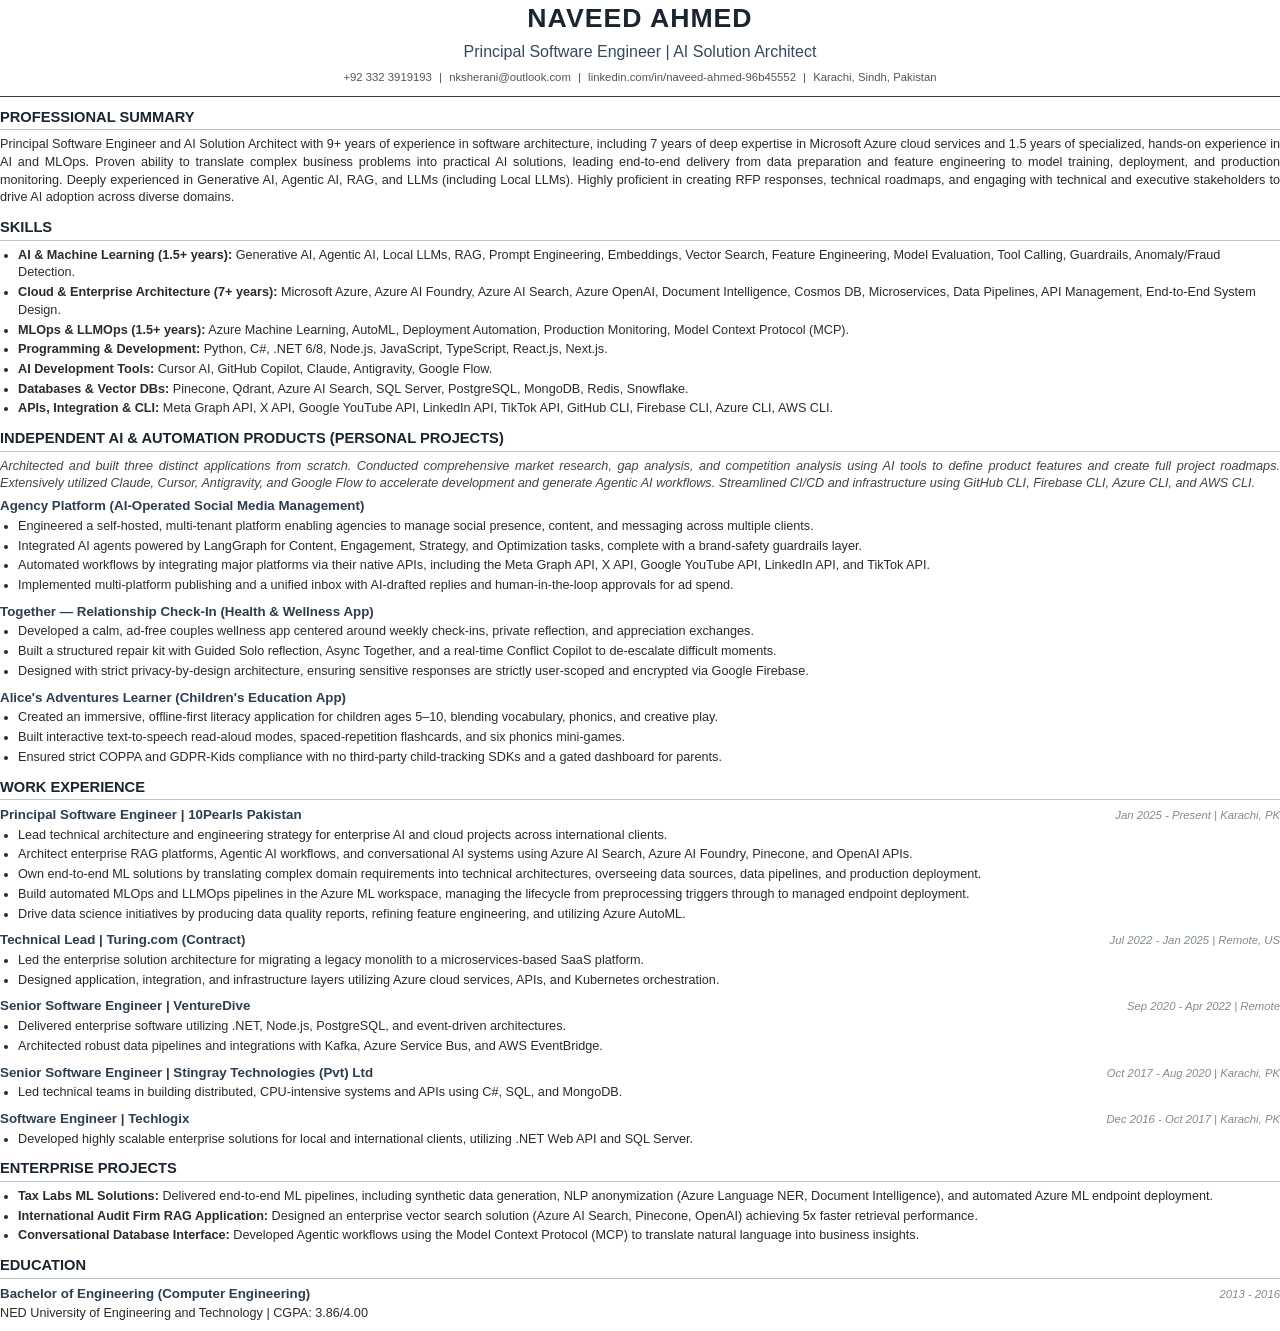
<file: Naveed_Ahmed_AI_Solution_Architect_CV_B.html>
<!DOCTYPE html>
<html lang="en">
<head>
<meta charset="UTF-8">
<style>
    @page {
        size: A4;
        margin: 12mm 15mm;
        background-color: #ffffff;
    }
    * {
        box-sizing: border-box;
    }
    body {
        font-family: 'Segoe UI', Roboto, Helvetica, Arial, sans-serif;
        margin: 0;
        padding: 0;
        color: #2b2b2b;
        font-size: 9.5pt;
        line-height: 1.4;
    }
    .header {
        text-align: center;
        margin-bottom: 10px;
        padding-bottom: 10px;
        border-bottom: 1.5px solid #2c3e50;
    }
    .header h1 {
        margin: 0 0 4px 0;
        font-size: 20pt;
        color: #1a252f;
        text-transform: uppercase;
        letter-spacing: 1px;
    }
    .header h2 {
        margin: 0 0 6px 0;
        font-size: 12pt;
        color: #34495e;
        font-weight: 500;
    }
    .contact-info {
        font-size: 8.5pt;
        color: #555555;
    }
    .contact-info span {
        margin: 0 4px;
    }
    h3.section-title {
        font-size: 11pt;
        color: #1a252f;
        text-transform: uppercase;
        border-bottom: 1px solid #bdc3c7;
        padding-bottom: 2px;
        margin-top: 10px;
        margin-bottom: 6px;
        page-break-after: avoid;
    }
    .summary {
        text-align: justify;
        margin-bottom: 10px;
    }
    .skills-list {
        margin: 0;
        padding-left: 18px;
        margin-bottom: 10px;
    }
    .skills-list li {
        margin-bottom: 2px;
    }
    .job, .project {
        margin-bottom: 8px;
        page-break-inside: avoid;
    }
    .job-header {
        width: 100%;
        display: table;
        margin-bottom: 2px;
    }
    .job-title-company {
        display: table-cell;
        font-weight: 600;
        font-size: 10pt;
        color: #2c3e50;
    }
    .job-date-location {
        display: table-cell;
        text-align: right;
        font-style: italic;
        font-size: 8.5pt;
        color: #7f8c8d;
    }
    .job ul, .project ul {
        margin-top: 2px;
        margin-bottom: 0;
        padding-left: 18px;
    }
    .job ul li, .project ul li {
        margin-bottom: 2px;
        text-align: justify;
    }
    .project-title {
        font-weight: 600;
        color: #2c3e50;
        font-size: 10pt;
    }
    .project-intro {
        font-style: italic;
        margin-bottom: 4px;
        color: #444;
        text-align: justify;
    }
</style>
</head>
<body>

<div class="header">
    <h1>Naveed Ahmed</h1>
    <h2>Principal Software Engineer | AI Solution Architect</h2>
    <div class="contact-info">
        <span>+92 332 3919193</span> |
        <span>nksherani@outlook.com</span> |
        <span>linkedin.com/in/naveed-ahmed-96b45552</span> |
        <span>Karachi, Sindh, Pakistan</span>
    </div>
</div>

<h3 class="section-title">Professional Summary</h3>
<div class="summary">
    Principal Software Engineer and AI Solution Architect with 9+ years of experience in software architecture, including 7 years of deep expertise in Microsoft Azure cloud services and 1.5 years of specialized, hands-on experience in AI and MLOps. Proven ability to translate complex business problems into practical AI solutions, leading end-to-end delivery from data preparation and feature engineering to model training, deployment, and production monitoring. Deeply experienced in Generative AI, Agentic AI, RAG, and LLMs (including Local LLMs). Highly proficient in creating RFP responses, technical roadmaps, and engaging with technical and executive stakeholders to drive AI adoption across diverse domains.
</div>

<h3 class="section-title">Skills</h3>
<ul class="skills-list">
    <li><strong>AI & Machine Learning (1.5+ years):</strong> Generative AI, Agentic AI, Local LLMs, RAG, Prompt Engineering, Embeddings, Vector Search, Feature Engineering, Model Evaluation, Tool Calling, Guardrails, Anomaly/Fraud Detection.</li>
    <li><strong>Cloud & Enterprise Architecture (7+ years):</strong> Microsoft Azure, Azure AI Foundry, Azure AI Search, Azure OpenAI, Document Intelligence, Cosmos DB, Microservices, Data Pipelines, API Management, End-to-End System Design.</li>
    <li><strong>MLOps & LLMOps (1.5+ years):</strong> Azure Machine Learning, AutoML, Deployment Automation, Production Monitoring, Model Context Protocol (MCP).</li>
    <li><strong>Programming & Development:</strong> Python, C#, .NET 6/8, Node.js, JavaScript, TypeScript, React.js, Next.js.</li>
    <li><strong>AI Development Tools:</strong> Cursor AI, GitHub Copilot, Claude, Antigravity, Google Flow.</li>
    <li><strong>Databases & Vector DBs:</strong> Pinecone, Qdrant, Azure AI Search, SQL Server, PostgreSQL, MongoDB, Redis, Snowflake.</li>
    <li><strong>APIs, Integration & CLI:</strong> Meta Graph API, X API, Google YouTube API, LinkedIn API, TikTok API, GitHub CLI, Firebase CLI, Azure CLI, AWS CLI.</li>
</ul>

<h3 class="section-title">Independent AI & Automation Products (Personal Projects)</h3>
<div class="project-intro">
    Architected and built three distinct applications from scratch. Conducted comprehensive market research, gap analysis, and competition analysis using AI tools to define product features and create full project roadmaps. Extensively utilized Claude, Cursor, Antigravity, and Google Flow to accelerate development and generate Agentic AI workflows. Streamlined CI/CD and infrastructure using GitHub CLI, Firebase CLI, Azure CLI, and AWS CLI.
</div>
<div class="project">
    <div class="project-title">Agency Platform (AI-Operated Social Media Management)</div>
    <ul>
        <li>Engineered a self-hosted, multi-tenant platform enabling agencies to manage social presence, content, and messaging across multiple clients.</li>
        <li>Integrated AI agents powered by LangGraph for Content, Engagement, Strategy, and Optimization tasks, complete with a brand-safety guardrails layer.</li>
        <li>Automated workflows by integrating major platforms via their native APIs, including the Meta Graph API, X API, Google YouTube API, LinkedIn API, and TikTok API.</li>
        <li>Implemented multi-platform publishing and a unified inbox with AI-drafted replies and human-in-the-loop approvals for ad spend.</li>
    </ul>
</div>
<div class="project">
    <div class="project-title">Together — Relationship Check-In (Health & Wellness App)</div>
    <ul>
        <li>Developed a calm, ad-free couples wellness app centered around weekly check-ins, private reflection, and appreciation exchanges.</li>
        <li>Built a structured repair kit with Guided Solo reflection, Async Together, and a real-time Conflict Copilot to de-escalate difficult moments.</li>
        <li>Designed with strict privacy-by-design architecture, ensuring sensitive responses are strictly user-scoped and encrypted via Google Firebase.</li>
    </ul>
</div>
<div class="project">
    <div class="project-title">Alice's Adventures Learner (Children's Education App)</div>
    <ul>
        <li>Created an immersive, offline-first literacy application for children ages 5–10, blending vocabulary, phonics, and creative play.</li>
        <li>Built interactive text-to-speech read-aloud modes, spaced-repetition flashcards, and six phonics mini-games.</li>
        <li>Ensured strict COPPA and GDPR-Kids compliance with no third-party child-tracking SDKs and a gated dashboard for parents.</li>
    </ul>
</div>

<h3 class="section-title">Work Experience</h3>
<div class="job">
    <div class="job-header">
        <div class="job-title-company">Principal Software Engineer | 10Pearls Pakistan</div>
        <div class="job-date-location">Jan 2025 - Present | Karachi, PK</div>
    </div>
    <ul>
        <li>Lead technical architecture and engineering strategy for enterprise AI and cloud projects across international clients.</li>
        <li>Architect enterprise RAG platforms, Agentic AI workflows, and conversational AI systems using Azure AI Search, Azure AI Foundry, Pinecone, and OpenAI APIs.</li>
        <li>Own end-to-end ML solutions by translating complex domain requirements into technical architectures, overseeing data sources, data pipelines, and production deployment.</li>
        <li>Build automated MLOps and LLMOps pipelines in the Azure ML workspace, managing the lifecycle from preprocessing triggers through to managed endpoint deployment.</li>
        <li>Drive data science initiatives by producing data quality reports, refining feature engineering, and utilizing Azure AutoML.</li>
    </ul>
</div>

<div class="job">
    <div class="job-header">
        <div class="job-title-company">Technical Lead | Turing.com (Contract)</div>
        <div class="job-date-location">Jul 2022 - Jan 2025 | Remote, US</div>
    </div>
    <ul>
        <li>Led the enterprise solution architecture for migrating a legacy monolith to a microservices-based SaaS platform.</li>
        <li>Designed application, integration, and infrastructure layers utilizing Azure cloud services, APIs, and Kubernetes orchestration.</li>
    </ul>
</div>

<div class="job">
    <div class="job-header">
        <div class="job-title-company">Senior Software Engineer | VentureDive</div>
        <div class="job-date-location">Sep 2020 - Apr 2022 | Remote</div>
    </div>
    <ul>
        <li>Delivered enterprise software utilizing .NET, Node.js, PostgreSQL, and event-driven architectures.</li>
        <li>Architected robust data pipelines and integrations with Kafka, Azure Service Bus, and AWS EventBridge.</li>
    </ul>
</div>

<div class="job">
    <div class="job-header">
        <div class="job-title-company">Senior Software Engineer | Stingray Technologies (Pvt) Ltd</div>
        <div class="job-date-location">Oct 2017 - Aug 2020 | Karachi, PK</div>
    </div>
    <ul>
        <li>Led technical teams in building distributed, CPU-intensive systems and APIs using C#, SQL, and MongoDB.</li>
    </ul>
</div>

<div class="job">
    <div class="job-header">
        <div class="job-title-company">Software Engineer | Techlogix</div>
        <div class="job-date-location">Dec 2016 - Oct 2017 | Karachi, PK</div>
    </div>
    <ul>
        <li>Developed highly scalable enterprise solutions for local and international clients, utilizing .NET Web API and SQL Server.</li>
    </ul>
</div>

<h3 class="section-title">Enterprise Projects</h3>
<div class="project">
    <ul>
        <li><strong>Tax Labs ML Solutions:</strong> Delivered end-to-end ML pipelines, including synthetic data generation, NLP anonymization (Azure Language NER, Document Intelligence), and automated Azure ML endpoint deployment.</li>
        <li><strong>International Audit Firm RAG Application:</strong> Designed an enterprise vector search solution (Azure AI Search, Pinecone, OpenAI) achieving 5x faster retrieval performance.</li>
        <li><strong>Conversational Database Interface:</strong> Developed Agentic workflows using the Model Context Protocol (MCP) to translate natural language into business insights.</li>
    </ul>
</div>

<h3 class="section-title">Education</h3>
<div class="job">
    <div class="job-header">
        <div class="job-title-company">Bachelor of Engineering (Computer Engineering)</div>
        <div class="job-date-location">2013 - 2016</div>
    </div>
    <div>NED University of Engineering and Technology | CGPA: 3.86/4.00</div>
</div>

</body>
</html>
</file>
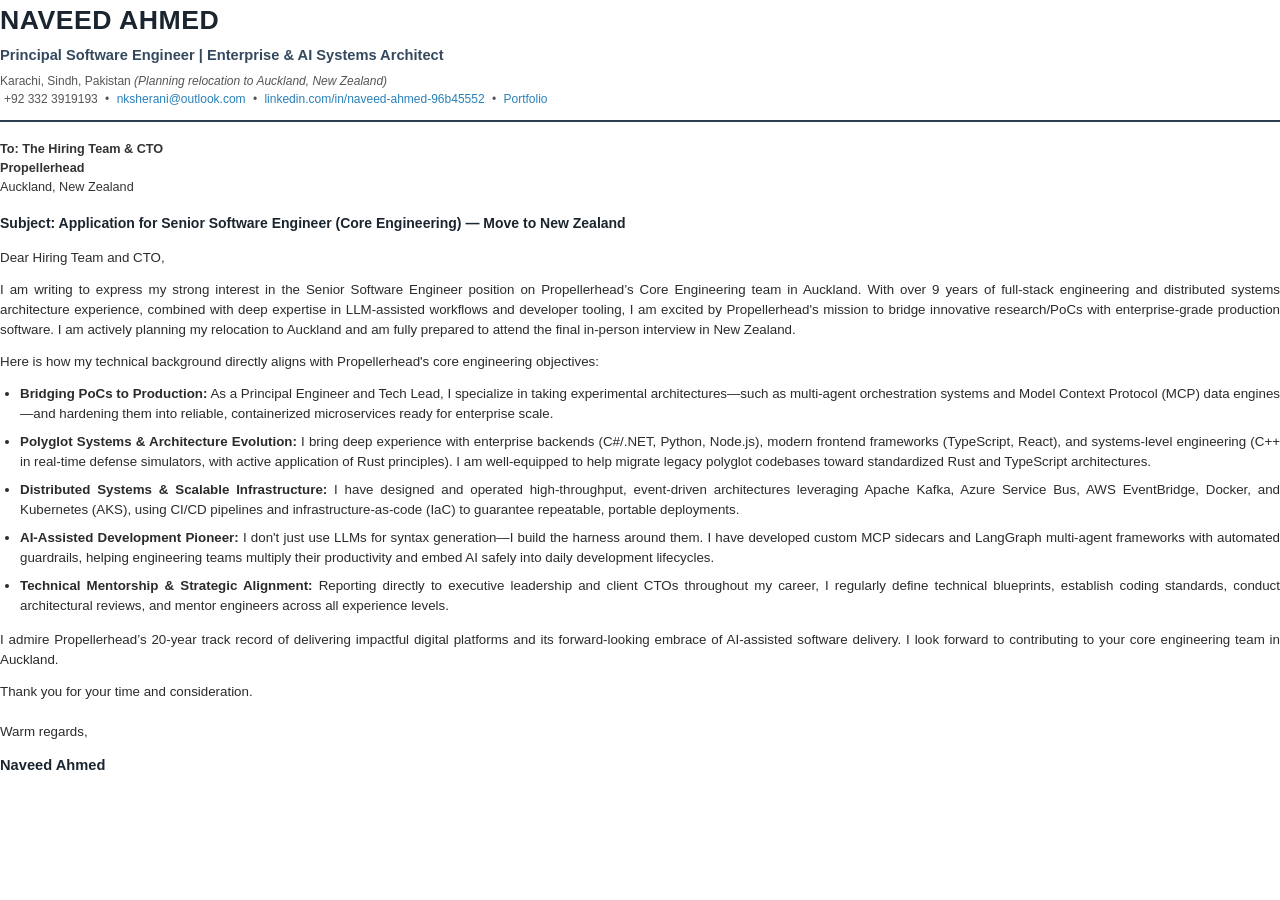
<file: Naveed_Ahmed_Cover_Letter_Propellerhead.html>
<!DOCTYPE html>
<html lang="en">
<head>
<meta charset="UTF-8">
<title>Naveed Ahmed — Cover Letter (Propellerhead)</title>
<style>
    @page {
        size: A4;
        margin: 18mm 20mm;
        background-color: #ffffff;
    }
    * {
        box-sizing: border-box;
    }
    body {
        font-family: 'Segoe UI', Roboto, Helvetica, Arial, sans-serif;
        margin: 0;
        padding: 0;
        color: #2b2b2b;
        font-size: 10pt;
        line-height: 1.5;
    }
    .header {
        border-bottom: 2px solid #2c3e50;
        padding-bottom: 12px;
        margin-bottom: 18px;
    }
    .header h1 {
        margin: 0 0 4px 0;
        font-size: 20pt;
        color: #1a252f;
        text-transform: uppercase;
        letter-spacing: 0.5px;
    }
    .header .subtitle {
        font-size: 11pt;
        color: #34495e;
        font-weight: 600;
        margin-bottom: 6px;
    }
    .contact-info {
        font-size: 9pt;
        color: #555555;
    }
    .contact-info a {
        color: #2980b9;
        text-decoration: none;
    }
    .contact-info span {
        margin: 0 4px;
    }
    .recipient {
        margin-bottom: 16px;
        color: #333333;
        font-size: 9.5pt;
    }
    .subject {
        font-weight: 700;
        color: #1a252f;
        margin-bottom: 14px;
        font-size: 10.5pt;
    }
    p {
        margin-top: 0;
        margin-bottom: 12px;
        text-align: justify;
    }
    ul {
        margin-top: 6px;
        margin-bottom: 14px;
        padding-left: 20px;
    }
    li {
        margin-bottom: 8px;
        text-align: justify;
    }
    .signature {
        margin-top: 20px;
    }
    .signature-name {
        font-weight: 700;
        color: #1a252f;
        font-size: 11pt;
    }
</style>
</head>
<body>

<div class="header">
    <h1>Naveed Ahmed</h1>
    <div class="subtitle">Principal Software Engineer | Enterprise &amp; AI Systems Architect</div>
    <div class="contact-info">
        Karachi, Sindh, Pakistan <em>(Planning relocation to Auckland, New Zealand)</em><br />
        <span>+92 332 3919193</span> • 
        <span><a href="mailto:nksherani@outlook.com">nksherani@outlook.com</a></span> • 
        <span><a href="https://linkedin.com/in/naveed-ahmed-96b45552">linkedin.com/in/naveed-ahmed-96b45552</a></span> • 
        <span><a href="https://naveed-portfolio-rho.vercel.app/">Portfolio</a></span>
    </div>
</div>

<div class="recipient">
    <strong>To: The Hiring Team &amp; CTO</strong><br />
    <strong>Propellerhead</strong><br />
    Auckland, New Zealand
</div>

<div class="subject">
    Subject: Application for Senior Software Engineer (Core Engineering) — Move to New Zealand
</div>

<p>Dear Hiring Team and CTO,</p>

<p>I am writing to express my strong interest in the Senior Software Engineer position on Propellerhead’s Core Engineering team in Auckland. With over 9 years of full-stack engineering and distributed systems architecture experience, combined with deep expertise in LLM-assisted workflows and developer tooling, I am excited by Propellerhead's mission to bridge innovative research/PoCs with enterprise-grade production software. I am actively planning my relocation to Auckland and am fully prepared to attend the final in-person interview in New Zealand.</p>

<p>Here is how my technical background directly aligns with Propellerhead's core engineering objectives:</p>

<ul>
    <li><strong>Bridging PoCs to Production:</strong> As a Principal Engineer and Tech Lead, I specialize in taking experimental architectures—such as multi-agent orchestration systems and Model Context Protocol (MCP) data engines—and hardening them into reliable, containerized microservices ready for enterprise scale.</li>
    <li><strong>Polyglot Systems &amp; Architecture Evolution:</strong> I bring deep experience with enterprise backends (C#/.NET, Python, Node.js), modern frontend frameworks (TypeScript, React), and systems-level engineering (C++ in real-time defense simulators, with active application of Rust principles). I am well-equipped to help migrate legacy polyglot codebases toward standardized Rust and TypeScript architectures.</li>
    <li><strong>Distributed Systems &amp; Scalable Infrastructure:</strong> I have designed and operated high-throughput, event-driven architectures leveraging Apache Kafka, Azure Service Bus, AWS EventBridge, Docker, and Kubernetes (AKS), using CI/CD pipelines and infrastructure-as-code (IaC) to guarantee repeatable, portable deployments.</li>
    <li><strong>AI-Assisted Development Pioneer:</strong> I don't just use LLMs for syntax generation—I build the harness around them. I have developed custom MCP sidecars and LangGraph multi-agent frameworks with automated guardrails, helping engineering teams multiply their productivity and embed AI safely into daily development lifecycles.</li>
    <li><strong>Technical Mentorship &amp; Strategic Alignment:</strong> Reporting directly to executive leadership and client CTOs throughout my career, I regularly define technical blueprints, establish coding standards, conduct architectural reviews, and mentor engineers across all experience levels.</li>
</ul>

<p>I admire Propellerhead’s 20-year track record of delivering impactful digital platforms and its forward-looking embrace of AI-assisted software delivery. I look forward to contributing to your core engineering team in Auckland.</p>

<p>Thank you for your time and consideration.</p>

<div class="signature">
    <p>Warm regards,</p>
    <div class="signature-name">Naveed Ahmed</div>
</div>

</body>
</html>
</file>
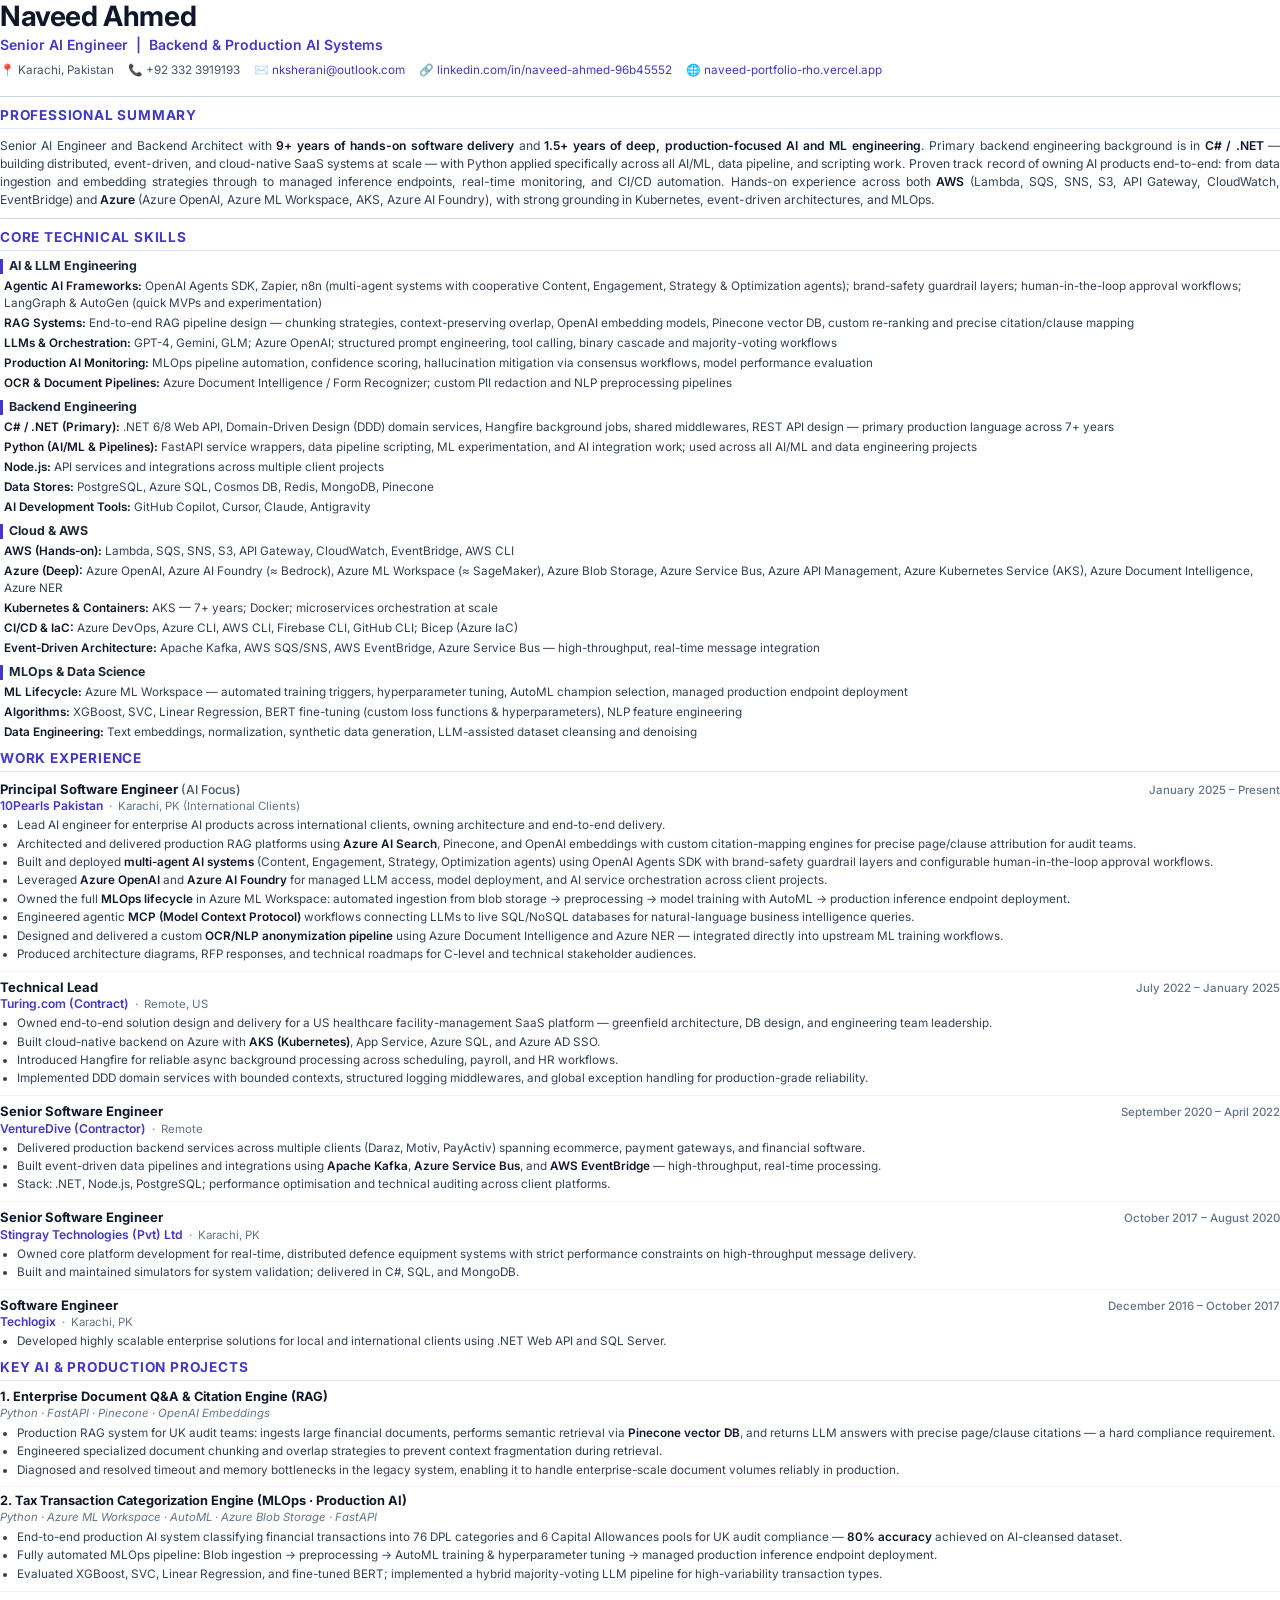
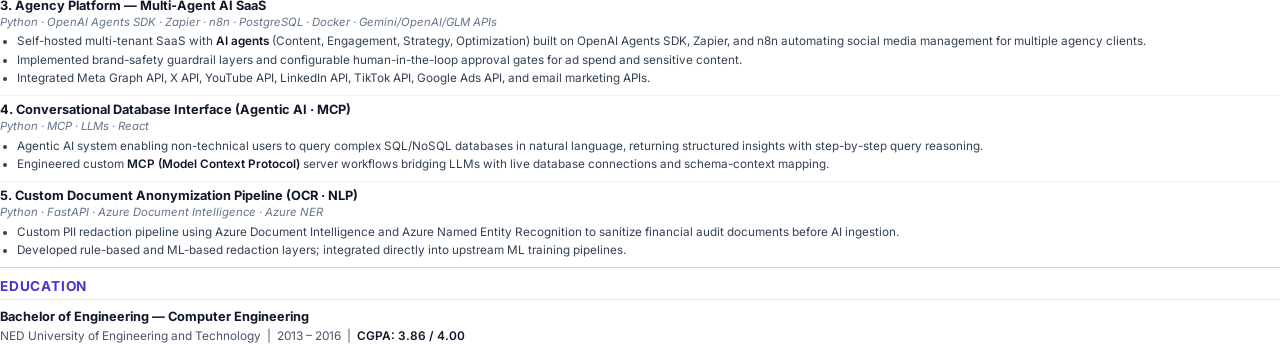
<file: Naveed_Ahmed_CV_Emumba.html>
<!DOCTYPE html>
<html lang="en">
<head>
<meta charset="UTF-8">
<meta name="viewport" content="width=device-width, initial-scale=1.0">
<title>Naveed Ahmed — Senior AI Engineer</title>
<style>
  @import url('https://fonts.googleapis.com/css2?family=Inter:wght@400;500;600;700&display=swap');

  @page {
    size: A4;
    margin: 12mm 14mm;
  }

  * {
    margin: 0;
    padding: 0;
    box-sizing: border-box;
  }

  body {
    font-family: 'Inter', -apple-system, BlinkMacSystemFont, 'Segoe UI', Roboto, Helvetica, Arial, sans-serif;
    color: #1e293b;
    background: #ffffff;
    font-size: 8.9pt;
    line-height: 1.4;
    -webkit-print-color-adjust: exact;
    print-color-adjust: exact;
  }

  .cv-page {
    width: 100%;
    margin: 0 auto;
    page-break-after: always;
    break-after: page;
  }

  .cv-page:last-child {
    page-break-after: avoid;
    break-after: avoid;
  }

  /* HEADER */
  .header {
    margin-bottom: 10px;
    padding-bottom: 8px;
  }

  .header h1 {
    font-size: 21pt;
    font-weight: 700;
    color: #0f172a;
    letter-spacing: -0.4px;
    line-height: 1.15;
  }

  .header .title {
    font-size: 10.5pt;
    font-weight: 600;
    color: #4338ca;
    margin-top: 3px;
  }

  .contact-row {
    display: flex;
    flex-wrap: wrap;
    align-items: center;
    gap: 4px 14px;
    margin-top: 7px;
    font-size: 8.8pt;
    color: #475569;
  }

  .contact-row a {
    color: #4338ca;
    text-decoration: none;
  }

  .contact-row a:hover {
    text-decoration: underline;
  }

  hr {
    border: none;
    border-top: 1.2px solid #cbd5e1;
    margin: 9px 0;
  }

  hr.thin {
    border: none;
    border-top: 1px solid #f1f5f9;
    margin: 6px 0;
  }

  /* SECTION HEADERS */
  h2.section-header {
    font-size: 10.2pt;
    font-weight: 700;
    text-transform: uppercase;
    letter-spacing: 0.8px;
    color: #4338ca;
    border-bottom: 1.5px solid #e0e7ff;
    padding-bottom: 3px;
    margin-top: 6px;
    margin-bottom: 8px;
    page-break-after: avoid;
    break-after: avoid;
  }

  /* SUMMARY */
  .summary-text {
    font-size: 9.1pt;
    line-height: 1.48;
    color: #334155;
    text-align: justify;
    margin-bottom: 4px;
  }

  /* SKILLS */
  .skill-category {
    margin-bottom: 8px;
    page-break-inside: avoid;
    break-inside: avoid;
  }

  h3.section-cat {
    font-size: 9.3pt;
    font-weight: 700;
    color: #1e293b;
    margin-top: 6px;
    margin-bottom: 4px;
    border-left: 3px solid #4338ca;
    padding-left: 6px;
    line-height: 1.2;
    page-break-after: avoid;
    break-after: avoid;
  }

  .skills-grid {
    display: flex;
    flex-direction: column;
    gap: 3.5px;
    padding-left: 4px;
  }

  .skill-group {
    font-size: 8.8pt;
    line-height: 1.42;
    color: #334155;
  }

  .skill-group .label {
    font-weight: 600;
    color: #0f172a;
  }

  /* WORK EXPERIENCE */
  .job {
    margin-bottom: 8.5px;
    page-break-inside: avoid;
    break-inside: avoid;
  }

  .job-header {
    display: flex;
    justify-content: space-between;
    align-items: baseline;
    margin-bottom: 2px;
  }

  .job-title {
    font-size: 9.8pt;
    font-weight: 700;
    color: #0f172a;
  }

  .job-company {
    font-size: 9.1pt;
    font-weight: 600;
    color: #4338ca;
  }

  .job-meta {
    font-size: 8.6pt;
    color: #64748b;
    font-weight: 500;
    white-space: nowrap;
    text-align: right;
  }

  ul.bullet-list {
    margin-top: 2px;
    margin-bottom: 0;
    padding-left: 17px;
  }

  ul.bullet-list li {
    font-size: 8.8pt;
    line-height: 1.38;
    margin-bottom: 2.2px;
    color: #334155;
    text-align: justify;
  }

  /* PROJECTS */
  .project {
    margin-bottom: 8.5px;
    page-break-inside: avoid;
    break-inside: avoid;
  }

  .project-title {
    font-size: 9.6pt;
    font-weight: 700;
    color: #0f172a;
    line-height: 1.25;
  }

  .project-stack {
    font-size: 8.5pt;
    color: #64748b;
    font-style: italic;
    margin-top: 1px;
    margin-bottom: 3px;
  }

  /* EDUCATION */
  .edu-block {
    margin-top: 4px;
    page-break-inside: avoid;
    break-inside: avoid;
  }

  .edu-title {
    font-weight: 700;
    font-size: 9.6pt;
    color: #0f172a;
  }

  .edu-meta {
    font-size: 8.9pt;
    color: #475569;
    margin-top: 2px;
  }

  strong {
    color: #0f172a;
    font-weight: 600;
  }
</style>
</head>
<body>

  <!-- ==================== PAGE 1: HEADER, SUMMARY, SKILLS ==================== -->
  <div class="cv-page" id="page-1">
    
    <!-- HEADER -->
    <div class="header">
      <h1>Naveed Ahmed</h1>
      <div class="title">Senior AI Engineer &nbsp;|&nbsp; Backend &amp; Production AI Systems</div>
      <div class="contact-row">
        <span>📍 Karachi, Pakistan</span>
        <span>📞 +92 332 3919193</span>
        <span>✉️ <a href="mailto:nksherani@outlook.com">nksherani@outlook.com</a></span>
        <span>🔗 <a href="https://linkedin.com/in/naveed-ahmed-96b45552" target="_blank">linkedin.com/in/naveed-ahmed-96b45552</a></span>
        <span>🌐 <a href="https://naveed-portfolio-rho.vercel.app/" target="_blank">naveed-portfolio-rho.vercel.app</a></span>
      </div>
    </div>

    <hr>

    <!-- PROFESSIONAL SUMMARY -->
    <h2 class="section-header">Professional Summary</h2>
    <p class="summary-text">
      Senior AI Engineer and Backend Architect with <strong>9+ years of hands-on software delivery</strong> and <strong>1.5+ years of deep, production-focused AI and ML engineering</strong>. Primary backend engineering background is in <strong>C# / .NET</strong> — building distributed, event-driven, and cloud-native SaaS systems at scale — with Python applied specifically across all AI/ML, data pipeline, and scripting work. Proven track record of owning AI products end-to-end: from data ingestion and embedding strategies through to managed inference endpoints, real-time monitoring, and CI/CD automation. Hands-on experience across both <strong>AWS</strong> (Lambda, SQS, SNS, S3, API Gateway, CloudWatch, EventBridge) and <strong>Azure</strong> (Azure OpenAI, Azure ML Workspace, AKS, Azure AI Foundry), with strong grounding in Kubernetes, event-driven architectures, and MLOps.
    </p>

    <hr>

    <!-- CORE TECHNICAL SKILLS -->
    <h2 class="section-header">Core Technical Skills</h2>

    <div class="skill-category">
      <h3 class="section-cat">AI &amp; LLM Engineering</h3>
      <div class="skills-grid">
        <div class="skill-group"><span class="label">Agentic AI Frameworks:</span> OpenAI Agents SDK, Zapier, n8n (multi-agent systems with cooperative Content, Engagement, Strategy &amp; Optimization agents); brand-safety guardrail layers; human-in-the-loop approval workflows; LangGraph &amp; AutoGen (quick MVPs and experimentation)</div>
        <div class="skill-group"><span class="label">RAG Systems:</span> End-to-end RAG pipeline design — chunking strategies, context-preserving overlap, OpenAI embedding models, Pinecone vector DB, custom re-ranking and precise citation/clause mapping</div>
        <div class="skill-group"><span class="label">LLMs &amp; Orchestration:</span> GPT-4, Gemini, GLM; Azure OpenAI; structured prompt engineering, tool calling, binary cascade and majority-voting workflows</div>
        <div class="skill-group"><span class="label">Production AI Monitoring:</span> MLOps pipeline automation, confidence scoring, hallucination mitigation via consensus workflows, model performance evaluation</div>
        <div class="skill-group"><span class="label">OCR &amp; Document Pipelines:</span> Azure Document Intelligence / Form Recognizer; custom PII redaction and NLP preprocessing pipelines</div>
      </div>
    </div>

    <div class="skill-category">
      <h3 class="section-cat">Backend Engineering</h3>
      <div class="skills-grid">
        <div class="skill-group"><span class="label">C# / .NET (Primary):</span> .NET 6/8 Web API, Domain-Driven Design (DDD) domain services, Hangfire background jobs, shared middlewares, REST API design — primary production language across 7+ years</div>
        <div class="skill-group"><span class="label">Python (AI/ML &amp; Pipelines):</span> FastAPI service wrappers, data pipeline scripting, ML experimentation, and AI integration work; used across all AI/ML and data engineering projects</div>
        <div class="skill-group"><span class="label">Node.js:</span> API services and integrations across multiple client projects</div>
        <div class="skill-group"><span class="label">Data Stores:</span> PostgreSQL, Azure SQL, Cosmos DB, Redis, MongoDB, Pinecone</div>
        <div class="skill-group"><span class="label">AI Development Tools:</span> GitHub Copilot, Cursor, Claude, Antigravity</div>
      </div>
    </div>

    <div class="skill-category">
      <h3 class="section-cat">Cloud &amp; AWS</h3>
      <div class="skills-grid">
        <div class="skill-group"><span class="label">AWS (Hands-on):</span> Lambda, SQS, SNS, S3, API Gateway, CloudWatch, EventBridge, AWS CLI</div>
        <div class="skill-group"><span class="label">Azure (Deep):</span> Azure OpenAI, Azure AI Foundry (&approx; Bedrock), Azure ML Workspace (&approx; SageMaker), Azure Blob Storage, Azure Service Bus, Azure API Management, Azure Kubernetes Service (AKS), Azure Document Intelligence, Azure NER</div>
        <div class="skill-group"><span class="label">Kubernetes &amp; Containers:</span> AKS — 7+ years; Docker; microservices orchestration at scale</div>
        <div class="skill-group"><span class="label">CI/CD &amp; IaC:</span> Azure DevOps, Azure CLI, AWS CLI, Firebase CLI, GitHub CLI; Bicep (Azure IaC)</div>
        <div class="skill-group"><span class="label">Event-Driven Architecture:</span> Apache Kafka, AWS SQS/SNS, AWS EventBridge, Azure Service Bus — high-throughput, real-time message integration</div>
      </div>
    </div>

    <div class="skill-category">
      <h3 class="section-cat">MLOps &amp; Data Science</h3>
      <div class="skills-grid">
        <div class="skill-group"><span class="label">ML Lifecycle:</span> Azure ML Workspace — automated training triggers, hyperparameter tuning, AutoML champion selection, managed production endpoint deployment</div>
        <div class="skill-group"><span class="label">Algorithms:</span> XGBoost, SVC, Linear Regression, BERT fine-tuning (custom loss functions &amp; hyperparameters), NLP feature engineering</div>
        <div class="skill-group"><span class="label">Data Engineering:</span> Text embeddings, normalization, synthetic data generation, LLM-assisted dataset cleansing and denoising</div>
      </div>
    </div>

  </div>


  <!-- ==================== PAGE 2: WORK EXPERIENCE ==================== -->
  <div class="cv-page" id="page-2">
    
    <h2 class="section-header">Work Experience</h2>

    <!-- 10Pearls -->
    <div class="job">
      <div class="job-header">
        <div>
          <span class="job-title">Principal Software Engineer</span>
          <span style="font-weight:500; color:#475569; font-size:9.2pt;">(AI Focus)</span>
          <br>
          <span class="job-company">10Pearls Pakistan</span>
          <span style="color:#64748b; font-size:8.6pt;">&nbsp;·&nbsp; Karachi, PK (International Clients)</span>
        </div>
        <div class="job-meta">January 2025 – Present</div>
      </div>
      <ul class="bullet-list">
        <li>Lead AI engineer for enterprise AI products across international clients, owning architecture and end-to-end delivery.</li>
        <li>Architected and delivered production RAG platforms using <strong>Azure AI Search</strong>, Pinecone, and OpenAI embeddings with custom citation-mapping engines for precise page/clause attribution for audit teams.</li>
        <li>Built and deployed <strong>multi-agent AI systems</strong> (Content, Engagement, Strategy, Optimization agents) using OpenAI Agents SDK with brand-safety guardrail layers and configurable human-in-the-loop approval workflows.</li>
        <li>Leveraged <strong>Azure OpenAI</strong> and <strong>Azure AI Foundry</strong> for managed LLM access, model deployment, and AI service orchestration across client projects.</li>
        <li>Owned the full <strong>MLOps lifecycle</strong> in Azure ML Workspace: automated ingestion from blob storage &rarr; preprocessing &rarr; model training with AutoML &rarr; production inference endpoint deployment.</li>
        <li>Engineered agentic <strong>MCP (Model Context Protocol)</strong> workflows connecting LLMs to live SQL/NoSQL databases for natural-language business intelligence queries.</li>
        <li>Designed and delivered a custom <strong>OCR/NLP anonymization pipeline</strong> using Azure Document Intelligence and Azure NER — integrated directly into upstream ML training workflows.</li>
        <li>Produced architecture diagrams, RFP responses, and technical roadmaps for C-level and technical stakeholder audiences.</li>
      </ul>
    </div>

    <hr class="thin">

    <!-- Turing.com -->
    <div class="job">
      <div class="job-header">
        <div>
          <span class="job-title">Technical Lead</span>
          <br>
          <span class="job-company">Turing.com (Contract)</span>
          <span style="color:#64748b; font-size:8.6pt;">&nbsp;·&nbsp; Remote, US</span>
        </div>
        <div class="job-meta">July 2022 – January 2025</div>
      </div>
      <ul class="bullet-list">
        <li>Owned end-to-end solution design and delivery for a US healthcare facility-management SaaS platform — greenfield architecture, DB design, and engineering team leadership.</li>
        <li>Built cloud-native backend on Azure with <strong>AKS (Kubernetes)</strong>, App Service, Azure SQL, and Azure AD SSO.</li>
        <li>Introduced Hangfire for reliable async background processing across scheduling, payroll, and HR workflows.</li>
        <li>Implemented DDD domain services with bounded contexts, structured logging middlewares, and global exception handling for production-grade reliability.</li>
      </ul>
    </div>

    <hr class="thin">

    <!-- VentureDive -->
    <div class="job">
      <div class="job-header">
        <div>
          <span class="job-title">Senior Software Engineer</span>
          <br>
          <span class="job-company">VentureDive (Contractor)</span>
          <span style="color:#64748b; font-size:8.6pt;">&nbsp;·&nbsp; Remote</span>
        </div>
        <div class="job-meta">September 2020 – April 2022</div>
      </div>
      <ul class="bullet-list">
        <li>Delivered production backend services across multiple clients (Daraz, Motiv, PayActiv) spanning ecommerce, payment gateways, and financial software.</li>
        <li>Built event-driven data pipelines and integrations using <strong>Apache Kafka</strong>, <strong>Azure Service Bus</strong>, and <strong>AWS EventBridge</strong> — high-throughput, real-time processing.</li>
        <li>Stack: .NET, Node.js, PostgreSQL; performance optimisation and technical auditing across client platforms.</li>
      </ul>
    </div>

    <hr class="thin">

    <!-- Stingray Technologies -->
    <div class="job">
      <div class="job-header">
        <div>
          <span class="job-title">Senior Software Engineer</span>
          <br>
          <span class="job-company">Stingray Technologies (Pvt) Ltd</span>
          <span style="color:#64748b; font-size:8.6pt;">&nbsp;·&nbsp; Karachi, PK</span>
        </div>
        <div class="job-meta">October 2017 – August 2020</div>
      </div>
      <ul class="bullet-list">
        <li>Owned core platform development for real-time, distributed defence equipment systems with strict performance constraints on high-throughput message delivery.</li>
        <li>Built and maintained simulators for system validation; delivered in C#, SQL, and MongoDB.</li>
      </ul>
    </div>

    <hr class="thin">

    <!-- Techlogix -->
    <div class="job">
      <div class="job-header">
        <div>
          <span class="job-title">Software Engineer</span>
          <br>
          <span class="job-company">Techlogix</span>
          <span style="color:#64748b; font-size:8.6pt;">&nbsp;·&nbsp; Karachi, PK</span>
        </div>
        <div class="job-meta">December 2016 – October 2017</div>
      </div>
      <ul class="bullet-list">
        <li>Developed highly scalable enterprise solutions for local and international clients using .NET Web API and SQL Server.</li>
      </ul>
    </div>

  </div>


  <!-- ==================== PAGE 3: KEY PROJECTS & EDUCATION ==================== -->
  <div class="cv-page" id="page-3">
    
    <h2 class="section-header">Key AI &amp; Production Projects</h2>

    <!-- Project 1 -->
    <div class="project">
      <div class="project-title">1. Enterprise Document Q&amp;A &amp; Citation Engine (RAG)</div>
      <div class="project-stack">Python · FastAPI · Pinecone · OpenAI Embeddings</div>
      <ul class="bullet-list">
        <li>Production RAG system for UK audit teams: ingests large financial documents, performs semantic retrieval via <strong>Pinecone vector DB</strong>, and returns LLM answers with precise page/clause citations — a hard compliance requirement.</li>
        <li>Engineered specialized document chunking and overlap strategies to prevent context fragmentation during retrieval.</li>
        <li>Diagnosed and resolved timeout and memory bottlenecks in the legacy system, enabling it to handle enterprise-scale document volumes reliably in production.</li>
      </ul>
    </div>

    <hr class="thin">

    <!-- Project 2 -->
    <div class="project">
      <div class="project-title">2. Tax Transaction Categorization Engine (MLOps · Production AI)</div>
      <div class="project-stack">Python · Azure ML Workspace · AutoML · Azure Blob Storage · FastAPI</div>
      <ul class="bullet-list">
        <li>End-to-end production AI system classifying financial transactions into 76 DPL categories and 6 Capital Allowances pools for UK audit compliance — <strong>80% accuracy</strong> achieved on AI-cleansed dataset.</li>
        <li>Fully automated MLOps pipeline: Blob ingestion &rarr; preprocessing &rarr; AutoML training &amp; hyperparameter tuning &rarr; managed production inference endpoint deployment.</li>
        <li>Evaluated XGBoost, SVC, Linear Regression, and fine-tuned BERT; implemented a hybrid majority-voting LLM pipeline for high-variability transaction types.</li>
      </ul>
    </div>

    <hr class="thin">

    <!-- Project 3 -->
    <div class="project">
      <div class="project-title">3. Agency Platform — Multi-Agent AI SaaS</div>
      <div class="project-stack">Python · OpenAI Agents SDK · Zapier · n8n · PostgreSQL · Docker · Gemini/OpenAI/GLM APIs</div>
      <ul class="bullet-list">
        <li>Self-hosted multi-tenant SaaS with <strong>AI agents</strong> (Content, Engagement, Strategy, Optimization) built on OpenAI Agents SDK, Zapier, and n8n automating social media management for multiple agency clients.</li>
        <li>Implemented brand-safety guardrail layers and configurable human-in-the-loop approval gates for ad spend and sensitive content.</li>
        <li>Integrated Meta Graph API, X API, YouTube API, LinkedIn API, TikTok API, Google Ads API, and email marketing APIs.</li>
      </ul>
    </div>

    <hr class="thin">

    <!-- Project 4 -->
    <div class="project">
      <div class="project-title">4. Conversational Database Interface (Agentic AI · MCP)</div>
      <div class="project-stack">Python · MCP · LLMs · React</div>
      <ul class="bullet-list">
        <li>Agentic AI system enabling non-technical users to query complex SQL/NoSQL databases in natural language, returning structured insights with step-by-step query reasoning.</li>
        <li>Engineered custom <strong>MCP (Model Context Protocol)</strong> server workflows bridging LLMs with live database connections and schema-context mapping.</li>
      </ul>
    </div>

    <hr class="thin">

    <!-- Project 5 -->
    <div class="project">
      <div class="project-title">5. Custom Document Anonymization Pipeline (OCR · NLP)</div>
      <div class="project-stack">Python · FastAPI · Azure Document Intelligence · Azure NER</div>
      <ul class="bullet-list">
        <li>Custom PII redaction pipeline using Azure Document Intelligence and Azure Named Entity Recognition to sanitize financial audit documents before AI ingestion.</li>
        <li>Developed rule-based and ML-based redaction layers; integrated directly into upstream ML training pipelines.</li>
      </ul>
    </div>

    <hr>

    <!-- EDUCATION -->
    <div class="edu-block">
      <h2 class="section-header" style="margin-top:4px;">Education</h2>
      <div class="edu-title">Bachelor of Engineering — Computer Engineering</div>
      <div class="edu-meta">NED University of Engineering and Technology &nbsp;|&nbsp; 2013 – 2016 &nbsp;|&nbsp; <strong>CGPA: 3.86 / 4.00</strong></div>
    </div>

  </div>

</body>
</html>
</file>
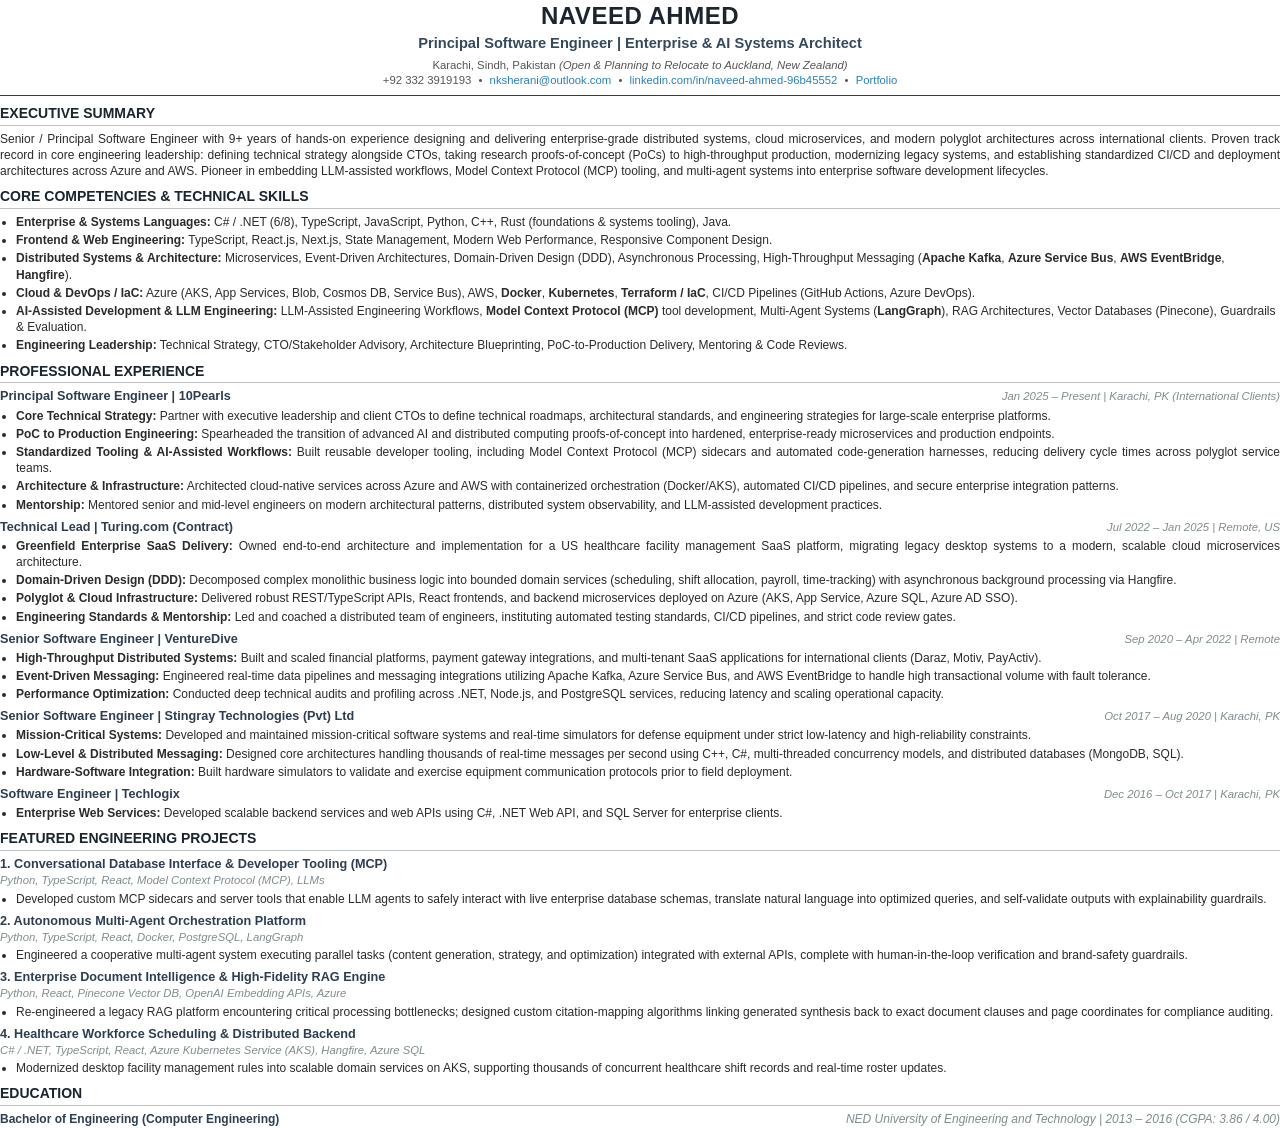
<file: Naveed_Ahmed_CV_Propellerhead.html>
<!DOCTYPE html>
<html lang="en">
<head>
<meta charset="UTF-8">
<title>Naveed Ahmed — Senior Software Engineer (Propellerhead)</title>
<style>
    @page {
        size: A4;
        margin: 12mm 15mm;
        background-color: #ffffff;
    }
    * {
        box-sizing: border-box;
    }
    body {
        font-family: 'Segoe UI', Roboto, Helvetica, Arial, sans-serif;
        margin: 0;
        padding: 0;
        color: #2b2b2b;
        font-size: 9pt;
        line-height: 1.35;
    }
    .header {
        text-align: center;
        margin-bottom: 8px;
        padding-bottom: 6px;
        border-bottom: 1.5px solid #2c3e50;
    }
    .header h1 {
        margin: 0 0 2px 0;
        font-size: 18pt;
        color: #1a252f;
        text-transform: uppercase;
        letter-spacing: 0.5px;
    }
    .header h2 {
        margin: 0 0 4px 0;
        font-size: 11pt;
        color: #34495e;
        font-weight: 600;
    }
    .contact-info {
        font-size: 8.5pt;
        color: #555555;
    }
    .contact-info a {
        color: #2980b9;
        text-decoration: none;
    }
    .contact-info span {
        margin: 0 4px;
    }
    h3.section-title {
        font-size: 10.5pt;
        color: #1a252f;
        text-transform: uppercase;
        border-bottom: 1px solid #bdc3c7;
        padding-bottom: 2px;
        margin-top: 8px;
        margin-bottom: 5px;
        page-break-after: avoid;
    }
    .summary {
        text-align: justify;
        margin-bottom: 6px;
    }
    .skills-list {
        margin: 0;
        padding-left: 16px;
        margin-bottom: 6px;
    }
    .skills-list li {
        margin-bottom: 2px;
    }
    .job, .project {
        margin-bottom: 6px;
        page-break-inside: avoid;
    }
    .job-header {
        width: 100%;
        display: table;
        margin-bottom: 1px;
    }
    .job-title-company {
        display: table-cell;
        font-weight: 600;
        font-size: 9.5pt;
        color: #2c3e50;
    }
    .job-date-location {
        display: table-cell;
        text-align: right;
        font-style: italic;
        font-size: 8.5pt;
        color: #7f8c8d;
    }
    .job ul, .project ul {
        margin-top: 2px;
        margin-bottom: 0;
        padding-left: 16px;
    }
    .job ul li, .project ul li {
        margin-bottom: 2px;
        text-align: justify;
    }
    .project-title {
        font-weight: 600;
        font-size: 9.5pt;
        color: #2c3e50;
    }
    .project-stack {
        font-style: italic;
        font-size: 8.5pt;
        color: #7f8c8d;
        margin-bottom: 2px;
    }
    .education-item {
        width: 100%;
        display: table;
    }
    .edu-degree {
        display: table-cell;
        font-weight: 600;
        color: #2c3e50;
    }
    .edu-details {
        display: table-cell;
        text-align: right;
        font-style: italic;
        color: #7f8c8d;
    }
</style>
</head>
<body>

<div class="header">
    <h1>Naveed Ahmed</h1>
    <h2>Principal Software Engineer | Enterprise &amp; AI Systems Architect</h2>
    <div class="contact-info">
        Karachi, Sindh, Pakistan <em>(Open &amp; Planning to Relocate to Auckland, New Zealand)</em><br />
        <span>+92 332 3919193</span> • 
        <span><a href="mailto:nksherani@outlook.com">nksherani@outlook.com</a></span> • 
        <span><a href="https://linkedin.com/in/naveed-ahmed-96b45552">linkedin.com/in/naveed-ahmed-96b45552</a></span> • 
        <span><a href="https://naveed-portfolio-rho.vercel.app/">Portfolio</a></span>
    </div>
</div>

<h3 class="section-title">Executive Summary</h3>
<div class="summary">
    Senior / Principal Software Engineer with 9+ years of hands-on experience designing and delivering enterprise-grade distributed systems, cloud microservices, and modern polyglot architectures across international clients. Proven track record in core engineering leadership: defining technical strategy alongside CTOs, taking research proofs-of-concept (PoCs) to high-throughput production, modernizing legacy systems, and establishing standardized CI/CD and deployment architectures across Azure and AWS. Pioneer in embedding LLM-assisted workflows, Model Context Protocol (MCP) tooling, and multi-agent systems into enterprise software development lifecycles.
</div>

<h3 class="section-title">Core Competencies &amp; Technical Skills</h3>
<ul class="skills-list">
    <li><strong>Enterprise &amp; Systems Languages:</strong> C# / .NET (6/8), TypeScript, JavaScript, Python, C++, Rust (foundations &amp; systems tooling), Java.</li>
    <li><strong>Frontend &amp; Web Engineering:</strong> TypeScript, React.js, Next.js, State Management, Modern Web Performance, Responsive Component Design.</li>
    <li><strong>Distributed Systems &amp; Architecture:</strong> Microservices, Event-Driven Architectures, Domain-Driven Design (DDD), Asynchronous Processing, High-Throughput Messaging (<strong>Apache Kafka</strong>, <strong>Azure Service Bus</strong>, <strong>AWS EventBridge</strong>, <strong>Hangfire</strong>).</li>
    <li><strong>Cloud &amp; DevOps / IaC:</strong> Azure (AKS, App Services, Blob, Cosmos DB, Service Bus), AWS, <strong>Docker</strong>, <strong>Kubernetes</strong>, <strong>Terraform / IaC</strong>, CI/CD Pipelines (GitHub Actions, Azure DevOps).</li>
    <li><strong>AI-Assisted Development &amp; LLM Engineering:</strong> LLM-Assisted Engineering Workflows, <strong>Model Context Protocol (MCP)</strong> tool development, Multi-Agent Systems (<strong>LangGraph</strong>), RAG Architectures, Vector Databases (Pinecone), Guardrails &amp; Evaluation.</li>
    <li><strong>Engineering Leadership:</strong> Technical Strategy, CTO/Stakeholder Advisory, Architecture Blueprinting, PoC-to-Production Delivery, Mentoring &amp; Code Reviews.</li>
</ul>

<h3 class="section-title">Professional Experience</h3>

<div class="job">
    <div class="job-header">
        <span class="job-title-company">Principal Software Engineer | 10Pearls</span>
        <span class="job-date-location">Jan 2025 – Present | Karachi, PK (International Clients)</span>
    </div>
    <ul>
        <li><strong>Core Technical Strategy:</strong> Partner with executive leadership and client CTOs to define technical roadmaps, architectural standards, and engineering strategies for large-scale enterprise platforms.</li>
        <li><strong>PoC to Production Engineering:</strong> Spearheaded the transition of advanced AI and distributed computing proofs-of-concept into hardened, enterprise-ready microservices and production endpoints.</li>
        <li><strong>Standardized Tooling &amp; AI-Assisted Workflows:</strong> Built reusable developer tooling, including Model Context Protocol (MCP) sidecars and automated code-generation harnesses, reducing delivery cycle times across polyglot service teams.</li>
        <li><strong>Architecture &amp; Infrastructure:</strong> Architected cloud-native services across Azure and AWS with containerized orchestration (Docker/AKS), automated CI/CD pipelines, and secure enterprise integration patterns.</li>
        <li><strong>Mentorship:</strong> Mentored senior and mid-level engineers on modern architectural patterns, distributed system observability, and LLM-assisted development practices.</li>
    </ul>
</div>

<div class="job">
    <div class="job-header">
        <span class="job-title-company">Technical Lead | Turing.com (Contract)</span>
        <span class="job-date-location">Jul 2022 – Jan 2025 | Remote, US</span>
    </div>
    <ul>
        <li><strong>Greenfield Enterprise SaaS Delivery:</strong> Owned end-to-end architecture and implementation for a US healthcare facility management SaaS platform, migrating legacy desktop systems to a modern, scalable cloud microservices architecture.</li>
        <li><strong>Domain-Driven Design (DDD):</strong> Decomposed complex monolithic business logic into bounded domain services (scheduling, shift allocation, payroll, time-tracking) with asynchronous background processing via Hangfire.</li>
        <li><strong>Polyglot &amp; Cloud Infrastructure:</strong> Delivered robust REST/TypeScript APIs, React frontends, and backend microservices deployed on Azure (AKS, App Service, Azure SQL, Azure AD SSO).</li>
        <li><strong>Engineering Standards &amp; Mentorship:</strong> Led and coached a distributed team of engineers, instituting automated testing standards, CI/CD pipelines, and strict code review gates.</li>
    </ul>
</div>

<div class="job">
    <div class="job-header">
        <span class="job-title-company">Senior Software Engineer | VentureDive</span>
        <span class="job-date-location">Sep 2020 – Apr 2022 | Remote</span>
    </div>
    <ul>
        <li><strong>High-Throughput Distributed Systems:</strong> Built and scaled financial platforms, payment gateway integrations, and multi-tenant SaaS applications for international clients (Daraz, Motiv, PayActiv).</li>
        <li><strong>Event-Driven Messaging:</strong> Engineered real-time data pipelines and messaging integrations utilizing Apache Kafka, Azure Service Bus, and AWS EventBridge to handle high transactional volume with fault tolerance.</li>
        <li><strong>Performance Optimization:</strong> Conducted deep technical audits and profiling across .NET, Node.js, and PostgreSQL services, reducing latency and scaling operational capacity.</li>
    </ul>
</div>

<div class="job">
    <div class="job-header">
        <span class="job-title-company">Senior Software Engineer | Stingray Technologies (Pvt) Ltd</span>
        <span class="job-date-location">Oct 2017 – Aug 2020 | Karachi, PK</span>
    </div>
    <ul>
        <li><strong>Mission-Critical Systems:</strong> Developed and maintained mission-critical software systems and real-time simulators for defense equipment under strict low-latency and high-reliability constraints.</li>
        <li><strong>Low-Level &amp; Distributed Messaging:</strong> Designed core architectures handling thousands of real-time messages per second using C++, C#, multi-threaded concurrency models, and distributed databases (MongoDB, SQL).</li>
        <li><strong>Hardware-Software Integration:</strong> Built hardware simulators to validate and exercise equipment communication protocols prior to field deployment.</li>
    </ul>
</div>

<div class="job">
    <div class="job-header">
        <span class="job-title-company">Software Engineer | Techlogix</span>
        <span class="job-date-location">Dec 2016 – Oct 2017 | Karachi, PK</span>
    </div>
    <ul>
        <li><strong>Enterprise Web Services:</strong> Developed scalable backend services and web APIs using C#, .NET Web API, and SQL Server for enterprise clients.</li>
    </ul>
</div>

<h3 class="section-title">Featured Engineering Projects</h3>

<div class="project">
    <div class="project-title">1. Conversational Database Interface &amp; Developer Tooling (MCP)</div>
    <div class="project-stack">Python, TypeScript, React, Model Context Protocol (MCP), LLMs</div>
    <ul>
        <li>Developed custom MCP sidecars and server tools that enable LLM agents to safely interact with live enterprise database schemas, translate natural language into optimized queries, and self-validate outputs with explainability guardrails.</li>
    </ul>
</div>

<div class="project">
    <div class="project-title">2. Autonomous Multi-Agent Orchestration Platform</div>
    <div class="project-stack">Python, TypeScript, React, Docker, PostgreSQL, LangGraph</div>
    <ul>
        <li>Engineered a cooperative multi-agent system executing parallel tasks (content generation, strategy, and optimization) integrated with external APIs, complete with human-in-the-loop verification and brand-safety guardrails.</li>
    </ul>
</div>

<div class="project">
    <div class="project-title">3. Enterprise Document Intelligence &amp; High-Fidelity RAG Engine</div>
    <div class="project-stack">Python, React, Pinecone Vector DB, OpenAI Embedding APIs, Azure</div>
    <ul>
        <li>Re-engineered a legacy RAG platform encountering critical processing bottlenecks; designed custom citation-mapping algorithms linking generated synthesis back to exact document clauses and page coordinates for compliance auditing.</li>
    </ul>
</div>

<div class="project">
    <div class="project-title">4. Healthcare Workforce Scheduling &amp; Distributed Backend</div>
    <div class="project-stack">C# / .NET, TypeScript, React, Azure Kubernetes Service (AKS), Hangfire, Azure SQL</div>
    <ul>
        <li>Modernized desktop facility management rules into scalable domain services on AKS, supporting thousands of concurrent healthcare shift records and real-time roster updates.</li>
    </ul>
</div>

<h3 class="section-title">Education</h3>
<div class="education-item">
    <span class="edu-degree">Bachelor of Engineering (Computer Engineering)</span>
    <span class="edu-details">NED University of Engineering and Technology | 2013 – 2016 (CGPA: 3.86 / 4.00)</span>
</div>

</body>
</html>
</file>
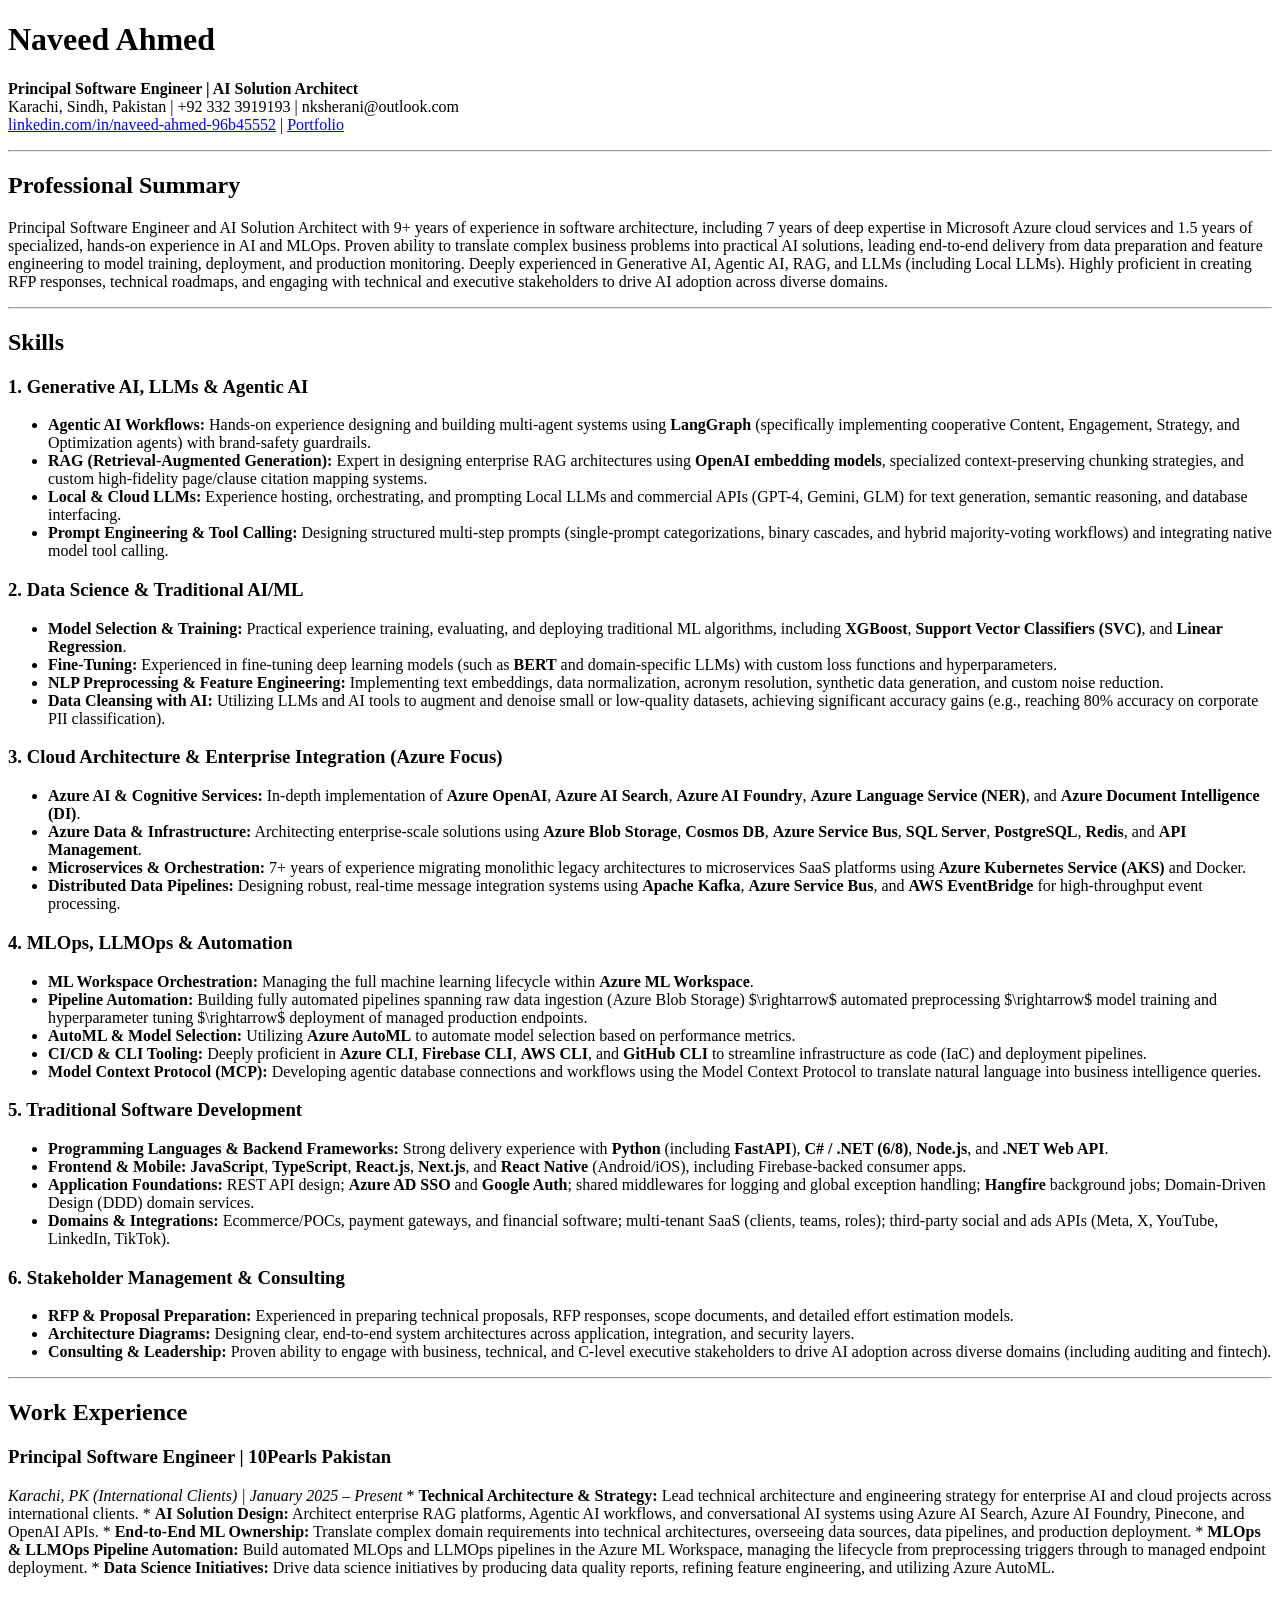
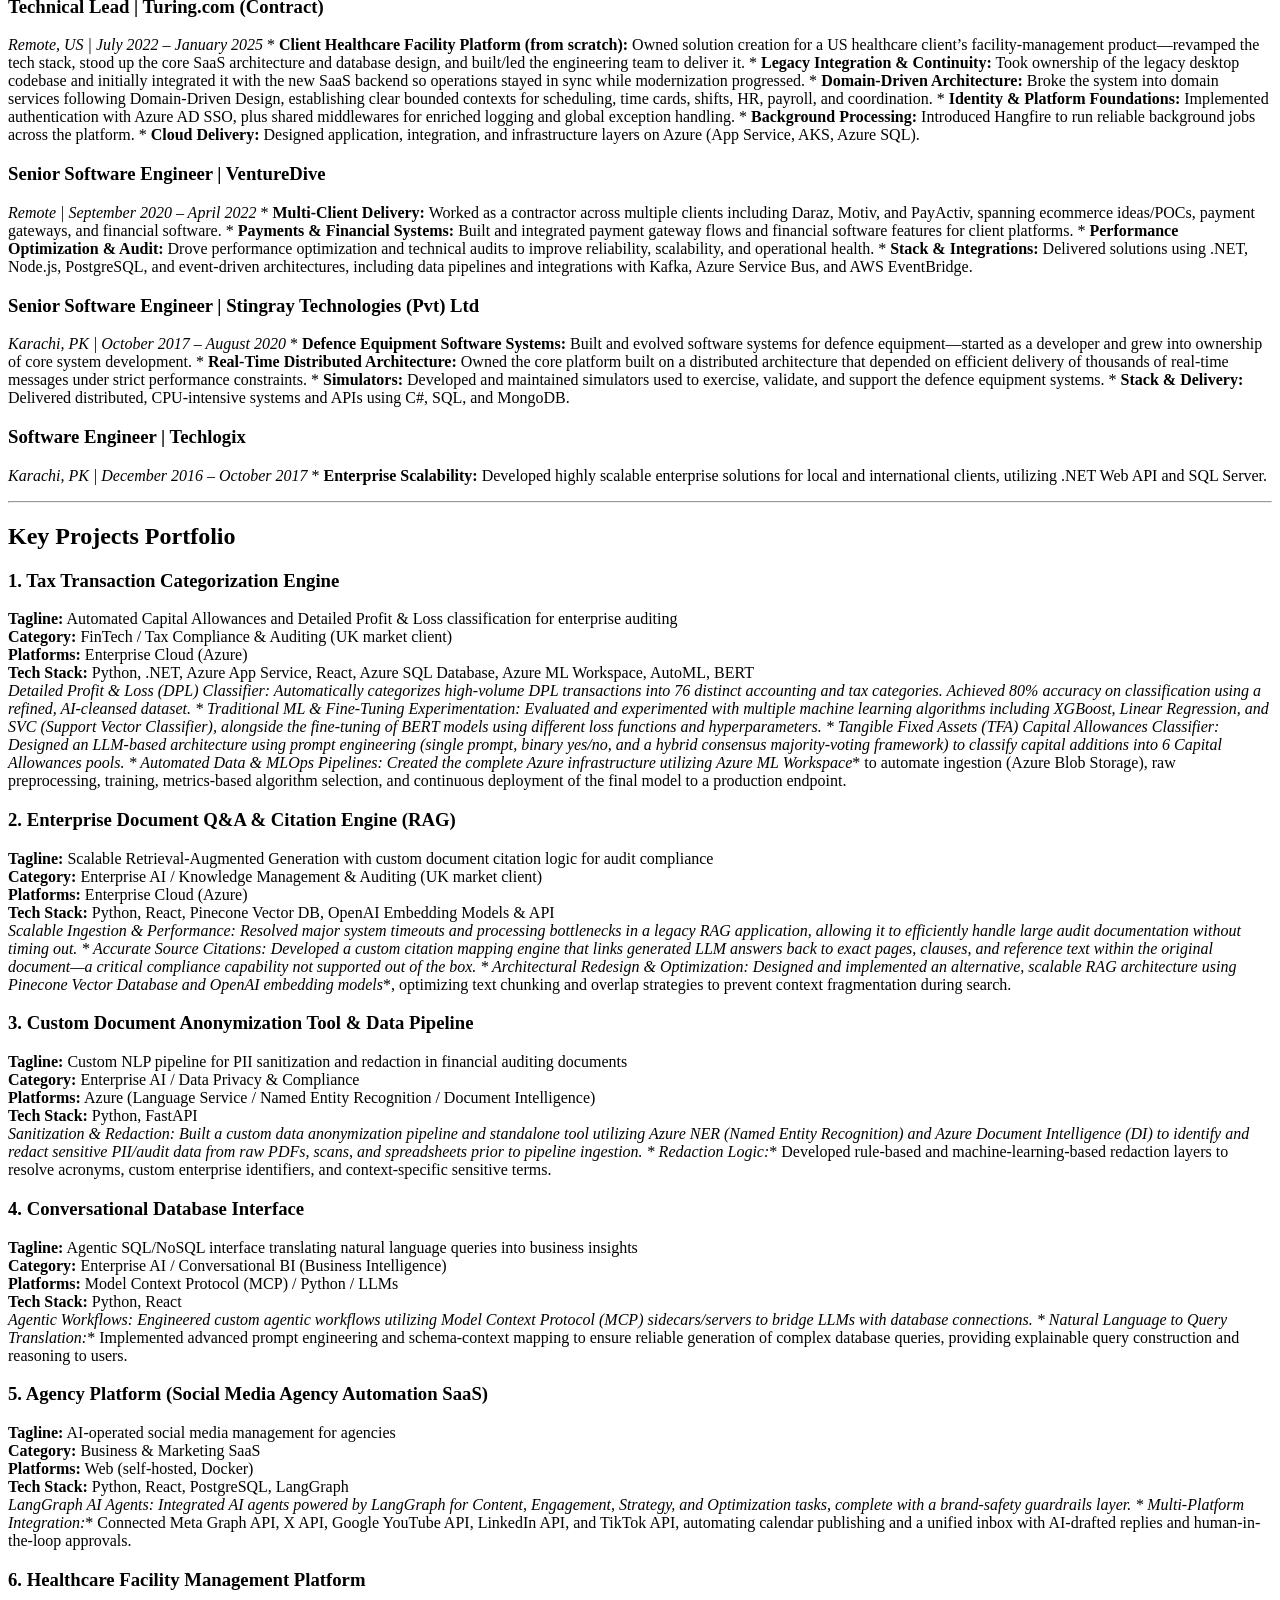
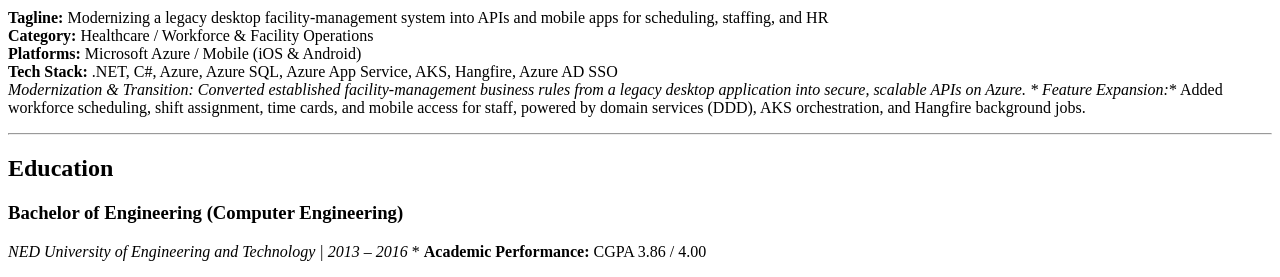
<file: Naveed_Ahmed_Resume.html>
<!DOCTYPE html>
<html lang="en">
<head>
<meta charset="UTF-8">
<title>Naveed Ahmed — Resume</title>
</head>
<body>
<h1>Naveed Ahmed</h1>
<p><strong>Principal Software Engineer | AI Solution Architect</strong><br />
Karachi, Sindh, Pakistan | +92 332 3919193 | nksherani@outlook.com<br />
<a href="https://linkedin.com/in/naveed-ahmed-96b45552">linkedin.com/in/naveed-ahmed-96b45552</a> | <a href="https://naveed-portfolio-rho.vercel.app/">Portfolio</a></p>
<hr />
<h2>Professional Summary</h2>
<p>Principal Software Engineer and AI Solution Architect with 9+ years of experience in software architecture, including 7 years of deep expertise in Microsoft Azure cloud services and 1.5 years of specialized, hands-on experience in AI and MLOps. Proven ability to translate complex business problems into practical AI solutions, leading end-to-end delivery from data preparation and feature engineering to model training, deployment, and production monitoring. Deeply experienced in Generative AI, Agentic AI, RAG, and LLMs (including Local LLMs). Highly proficient in creating RFP responses, technical roadmaps, and engaging with technical and executive stakeholders to drive AI adoption across diverse domains.</p>
<hr />
<h2>Skills</h2>
<h3>1. Generative AI, LLMs &amp; Agentic AI</h3>
<ul>
<li><strong>Agentic AI Workflows:</strong> Hands-on experience designing and building multi-agent systems using <strong>LangGraph</strong> (specifically implementing cooperative Content, Engagement, Strategy, and Optimization agents) with brand-safety guardrails.</li>
<li><strong>RAG (Retrieval-Augmented Generation):</strong> Expert in designing enterprise RAG architectures using <strong>OpenAI embedding models</strong>, specialized context-preserving chunking strategies, and custom high-fidelity page/clause citation mapping systems.</li>
<li><strong>Local &amp; Cloud LLMs:</strong> Experience hosting, orchestrating, and prompting Local LLMs and commercial APIs (GPT-4, Gemini, GLM) for text generation, semantic reasoning, and database interfacing.</li>
<li><strong>Prompt Engineering &amp; Tool Calling:</strong> Designing structured multi-step prompts (single-prompt categorizations, binary cascades, and hybrid majority-voting workflows) and integrating native model tool calling.</li>
</ul>
<h3>2. Data Science &amp; Traditional AI/ML</h3>
<ul>
<li><strong>Model Selection &amp; Training:</strong> Practical experience training, evaluating, and deploying traditional ML algorithms, including <strong>XGBoost</strong>, <strong>Support Vector Classifiers (SVC)</strong>, and <strong>Linear Regression</strong>.</li>
<li><strong>Fine-Tuning:</strong> Experienced in fine-tuning deep learning models (such as <strong>BERT</strong> and domain-specific LLMs) with custom loss functions and hyperparameters.</li>
<li><strong>NLP Preprocessing &amp; Feature Engineering:</strong> Implementing text embeddings, data normalization, acronym resolution, synthetic data generation, and custom noise reduction.</li>
<li><strong>Data Cleansing with AI:</strong> Utilizing LLMs and AI tools to augment and denoise small or low-quality datasets, achieving significant accuracy gains (e.g., reaching 80% accuracy on corporate PII classification).</li>
</ul>
<h3>3. Cloud Architecture &amp; Enterprise Integration (Azure Focus)</h3>
<ul>
<li><strong>Azure AI &amp; Cognitive Services:</strong> In-depth implementation of <strong>Azure OpenAI</strong>, <strong>Azure AI Search</strong>, <strong>Azure AI Foundry</strong>, <strong>Azure Language Service (NER)</strong>, and <strong>Azure Document Intelligence (DI)</strong>.</li>
<li><strong>Azure Data &amp; Infrastructure:</strong> Architecting enterprise-scale solutions using <strong>Azure Blob Storage</strong>, <strong>Cosmos DB</strong>, <strong>Azure Service Bus</strong>, <strong>SQL Server</strong>, <strong>PostgreSQL</strong>, <strong>Redis</strong>, and <strong>API Management</strong>.</li>
<li><strong>Microservices &amp; Orchestration:</strong> 7+ years of experience migrating monolithic legacy architectures to microservices SaaS platforms using <strong>Azure Kubernetes Service (AKS)</strong> and Docker.</li>
<li><strong>Distributed Data Pipelines:</strong> Designing robust, real-time message integration systems using <strong>Apache Kafka</strong>, <strong>Azure Service Bus</strong>, and <strong>AWS EventBridge</strong> for high-throughput event processing.</li>
</ul>
<h3>4. MLOps, LLMOps &amp; Automation</h3>
<ul>
<li><strong>ML Workspace Orchestration:</strong> Managing the full machine learning lifecycle within <strong>Azure ML Workspace</strong>.</li>
<li><strong>Pipeline Automation:</strong> Building fully automated pipelines spanning raw data ingestion (Azure Blob Storage) $\rightarrow$ automated preprocessing $\rightarrow$ model training and hyperparameter tuning $\rightarrow$ deployment of managed production endpoints.</li>
<li><strong>AutoML &amp; Model Selection:</strong> Utilizing <strong>Azure AutoML</strong> to automate model selection based on performance metrics.</li>
<li><strong>CI/CD &amp; CLI Tooling:</strong> Deeply proficient in <strong>Azure CLI</strong>, <strong>Firebase CLI</strong>, <strong>AWS CLI</strong>, and <strong>GitHub CLI</strong> to streamline infrastructure as code (IaC) and deployment pipelines.</li>
<li><strong>Model Context Protocol (MCP):</strong> Developing agentic database connections and workflows using the Model Context Protocol to translate natural language into business intelligence queries.</li>
</ul>
<h3>5. Traditional Software Development</h3>
<ul>
<li><strong>Programming Languages &amp; Backend Frameworks:</strong> Strong delivery experience with <strong>Python</strong> (including <strong>FastAPI</strong>), <strong>C# / .NET (6/8)</strong>, <strong>Node.js</strong>, and <strong>.NET Web API</strong>.</li>
<li><strong>Frontend &amp; Mobile:</strong> <strong>JavaScript</strong>, <strong>TypeScript</strong>, <strong>React.js</strong>, <strong>Next.js</strong>, and <strong>React Native</strong> (Android/iOS), including Firebase-backed consumer apps.</li>
<li><strong>Application Foundations:</strong> REST API design; <strong>Azure AD SSO</strong> and <strong>Google Auth</strong>; shared middlewares for logging and global exception handling; <strong>Hangfire</strong> background jobs; Domain-Driven Design (DDD) domain services.</li>
<li><strong>Domains &amp; Integrations:</strong> Ecommerce/POCs, payment gateways, and financial software; multi-tenant SaaS (clients, teams, roles); third-party social and ads APIs (Meta, X, YouTube, LinkedIn, TikTok).</li>
</ul>
<h3>6. Stakeholder Management &amp; Consulting</h3>
<ul>
<li><strong>RFP &amp; Proposal Preparation:</strong> Experienced in preparing technical proposals, RFP responses, scope documents, and detailed effort estimation models.</li>
<li><strong>Architecture Diagrams:</strong> Designing clear, end-to-end system architectures across application, integration, and security layers.</li>
<li><strong>Consulting &amp; Leadership:</strong> Proven ability to engage with business, technical, and C-level executive stakeholders to drive AI adoption across diverse domains (including auditing and fintech).</li>
</ul>
<hr />
<h2>Work Experience</h2>
<h3>Principal Software Engineer | 10Pearls Pakistan</h3>
<p><em>Karachi, PK (International Clients) | January 2025 – Present</em>
* <strong>Technical Architecture &amp; Strategy:</strong> Lead technical architecture and engineering strategy for enterprise AI and cloud projects across international clients.
* <strong>AI Solution Design:</strong> Architect enterprise RAG platforms, Agentic AI workflows, and conversational AI systems using Azure AI Search, Azure AI Foundry, Pinecone, and OpenAI APIs.
* <strong>End-to-End ML Ownership:</strong> Translate complex domain requirements into technical architectures, overseeing data sources, data pipelines, and production deployment.
* <strong>MLOps &amp; LLMOps Pipeline Automation:</strong> Build automated MLOps and LLMOps pipelines in the Azure ML Workspace, managing the lifecycle from preprocessing triggers through to managed endpoint deployment.
* <strong>Data Science Initiatives:</strong> Drive data science initiatives by producing data quality reports, refining feature engineering, and utilizing Azure AutoML.</p>
<h3>Technical Lead | Turing.com (Contract)</h3>
<p><em>Remote, US | July 2022 – January 2025</em>
* <strong>Client Healthcare Facility Platform (from scratch):</strong> Owned solution creation for a US healthcare client&rsquo;s facility-management product—revamped the tech stack, stood up the core SaaS architecture and database design, and built/led the engineering team to deliver it.
* <strong>Legacy Integration &amp; Continuity:</strong> Took ownership of the legacy desktop codebase and initially integrated it with the new SaaS backend so operations stayed in sync while modernization progressed.
* <strong>Domain-Driven Architecture:</strong> Broke the system into domain services following Domain-Driven Design, establishing clear bounded contexts for scheduling, time cards, shifts, HR, payroll, and coordination.
* <strong>Identity &amp; Platform Foundations:</strong> Implemented authentication with Azure AD SSO, plus shared middlewares for enriched logging and global exception handling.
* <strong>Background Processing:</strong> Introduced Hangfire to run reliable background jobs across the platform.
* <strong>Cloud Delivery:</strong> Designed application, integration, and infrastructure layers on Azure (App Service, AKS, Azure SQL).</p>
<h3>Senior Software Engineer | VentureDive</h3>
<p><em>Remote | September 2020 – April 2022</em>
* <strong>Multi-Client Delivery:</strong> Worked as a contractor across multiple clients including Daraz, Motiv, and PayActiv, spanning ecommerce ideas/POCs, payment gateways, and financial software.
* <strong>Payments &amp; Financial Systems:</strong> Built and integrated payment gateway flows and financial software features for client platforms.
* <strong>Performance Optimization &amp; Audit:</strong> Drove performance optimization and technical audits to improve reliability, scalability, and operational health.
* <strong>Stack &amp; Integrations:</strong> Delivered solutions using .NET, Node.js, PostgreSQL, and event-driven architectures, including data pipelines and integrations with Kafka, Azure Service Bus, and AWS EventBridge.</p>
<h3>Senior Software Engineer | Stingray Technologies (Pvt) Ltd</h3>
<p><em>Karachi, PK | October 2017 – August 2020</em>
* <strong>Defence Equipment Software Systems:</strong> Built and evolved software systems for defence equipment—started as a developer and grew into ownership of core system development.
* <strong>Real-Time Distributed Architecture:</strong> Owned the core platform built on a distributed architecture that depended on efficient delivery of thousands of real-time messages under strict performance constraints.
* <strong>Simulators:</strong> Developed and maintained simulators used to exercise, validate, and support the defence equipment systems.
* <strong>Stack &amp; Delivery:</strong> Delivered distributed, CPU-intensive systems and APIs using C#, SQL, and MongoDB.</p>
<h3>Software Engineer | Techlogix</h3>
<p><em>Karachi, PK | December 2016 – October 2017</em>
* <strong>Enterprise Scalability:</strong> Developed highly scalable enterprise solutions for local and international clients, utilizing .NET Web API and SQL Server.</p>
<hr />
<h2>Key Projects Portfolio</h2>
<h3>1. Tax Transaction Categorization Engine</h3>
<p><strong>Tagline:</strong> Automated Capital Allowances and Detailed Profit &amp; Loss classification for enterprise auditing<br />
<strong>Category:</strong> FinTech / Tax Compliance &amp; Auditing (UK market client)<br />
<strong>Platforms:</strong> Enterprise Cloud (Azure)<br />
<strong>Tech Stack:</strong> Python, .NET, Azure App Service, React, Azure SQL Database, Azure ML Workspace, AutoML, BERT<br />
<em> </em><em>Detailed Profit &amp; Loss (DPL) Classifier:</em><em> Automatically categorizes high-volume DPL transactions into 76 distinct accounting and tax categories. Achieved </em><em>80% accuracy</em><em> on classification using a refined, AI-cleansed dataset.
* </em><em>Traditional ML &amp; Fine-Tuning Experimentation:</em><em> Evaluated and experimented with multiple machine learning algorithms including </em><em>XGBoost</em><em>, </em><em>Linear Regression</em><em>, and </em><em>SVC (Support Vector Classifier)</em><em>, alongside the </em><em>fine-tuning of BERT models</em><em> using different loss functions and hyperparameters.
* </em><em>Tangible Fixed Assets (TFA) Capital Allowances Classifier:</em><em> Designed an LLM-based architecture using prompt engineering (single prompt, binary yes/no, and a hybrid consensus majority-voting framework) to classify capital additions into 6 Capital Allowances pools.
* </em><em>Automated Data &amp; MLOps Pipelines:</em><em> Created the complete Azure infrastructure utilizing </em><em>Azure ML Workspace</em>* to automate ingestion (Azure Blob Storage), raw preprocessing, training, metrics-based algorithm selection, and continuous deployment of the final model to a production endpoint.</p>
<h3>2. Enterprise Document Q&amp;A &amp; Citation Engine (RAG)</h3>
<p><strong>Tagline:</strong> Scalable Retrieval-Augmented Generation with custom document citation logic for audit compliance<br />
<strong>Category:</strong> Enterprise AI / Knowledge Management &amp; Auditing (UK market client)<br />
<strong>Platforms:</strong> Enterprise Cloud (Azure)<br />
<strong>Tech Stack:</strong> Python, React, Pinecone Vector DB, OpenAI Embedding Models &amp; API<br />
<em> </em><em>Scalable Ingestion &amp; Performance:</em><em> Resolved major system timeouts and processing bottlenecks in a legacy RAG application, allowing it to efficiently handle large audit documentation without timing out.
* </em><em>Accurate Source Citations:</em><em> Developed a custom citation mapping engine that links generated LLM answers back to exact pages, clauses, and reference text within the original document—a critical compliance capability not supported out of the box.
* </em><em>Architectural Redesign &amp; Optimization:</em><em> Designed and implemented an alternative, scalable RAG architecture using </em><em>Pinecone Vector Database</em><em> and </em><em>OpenAI embedding models</em>*, optimizing text chunking and overlap strategies to prevent context fragmentation during search.</p>
<h3>3. Custom Document Anonymization Tool &amp; Data Pipeline</h3>
<p><strong>Tagline:</strong> Custom NLP pipeline for PII sanitization and redaction in financial auditing documents<br />
<strong>Category:</strong> Enterprise AI / Data Privacy &amp; Compliance<br />
<strong>Platforms:</strong> Azure (Language Service / Named Entity Recognition / Document Intelligence)<br />
<strong>Tech Stack:</strong> Python, FastAPI<br />
<em> </em><em>Sanitization &amp; Redaction:</em><em> Built a custom data anonymization pipeline and standalone tool utilizing </em><em>Azure NER (Named Entity Recognition)</em><em> and </em><em>Azure Document Intelligence (DI)</em><em> to identify and redact sensitive PII/audit data from raw PDFs, scans, and spreadsheets prior to pipeline ingestion.
* </em><em>Redaction Logic:</em>* Developed rule-based and machine-learning-based redaction layers to resolve acronyms, custom enterprise identifiers, and context-specific sensitive terms.</p>
<h3>4. Conversational Database Interface</h3>
<p><strong>Tagline:</strong> Agentic SQL/NoSQL interface translating natural language queries into business insights<br />
<strong>Category:</strong> Enterprise AI / Conversational BI (Business Intelligence)<br />
<strong>Platforms:</strong> Model Context Protocol (MCP) / Python / LLMs<br />
<strong>Tech Stack:</strong> Python, React<br />
<em> </em><em>Agentic Workflows:</em><em> Engineered custom agentic workflows utilizing Model Context Protocol (MCP) sidecars/servers to bridge LLMs with database connections.
* </em><em>Natural Language to Query Translation:</em>* Implemented advanced prompt engineering and schema-context mapping to ensure reliable generation of complex database queries, providing explainable query construction and reasoning to users.</p>
<h3>5. Agency Platform (Social Media Agency Automation SaaS)</h3>
<p><strong>Tagline:</strong> AI-operated social media management for agencies<br />
<strong>Category:</strong> Business &amp; Marketing SaaS<br />
<strong>Platforms:</strong> Web (self-hosted, Docker)<br />
<strong>Tech Stack:</strong> Python, React, PostgreSQL, LangGraph<br />
<em> </em><em>LangGraph AI Agents:</em><em> Integrated AI agents powered by </em><em>LangGraph</em><em> for Content, Engagement, Strategy, and Optimization tasks, complete with a brand-safety guardrails layer.
* </em><em>Multi-Platform Integration:</em>* Connected Meta Graph API, X API, Google YouTube API, LinkedIn API, and TikTok API, automating calendar publishing and a unified inbox with AI-drafted replies and human-in-the-loop approvals.</p>
<h3>6. Healthcare Facility Management Platform</h3>
<p><strong>Tagline:</strong> Modernizing a legacy desktop facility-management system into APIs and mobile apps for scheduling, staffing, and HR<br />
<strong>Category:</strong> Healthcare / Workforce &amp; Facility Operations<br />
<strong>Platforms:</strong> Microsoft Azure / Mobile (iOS &amp; Android)<br />
<strong>Tech Stack:</strong> .NET, C#, Azure, Azure SQL, Azure App Service, AKS, Hangfire, Azure AD SSO<br />
<em> </em><em>Modernization &amp; Transition:</em><em> Converted established facility-management business rules from a legacy desktop application into secure, scalable APIs on Azure.
* </em><em>Feature Expansion:</em>* Added workforce scheduling, shift assignment, time cards, and mobile access for staff, powered by domain services (DDD), AKS orchestration, and Hangfire background jobs.</p>
<hr />
<h2>Education</h2>
<h3>Bachelor of Engineering (Computer Engineering)</h3>
<p><em>NED University of Engineering and Technology | 2013 – 2016</em>
* <strong>Academic Performance:</strong> CGPA 3.86 / 4.00</p>
</body>
</html>
</file>
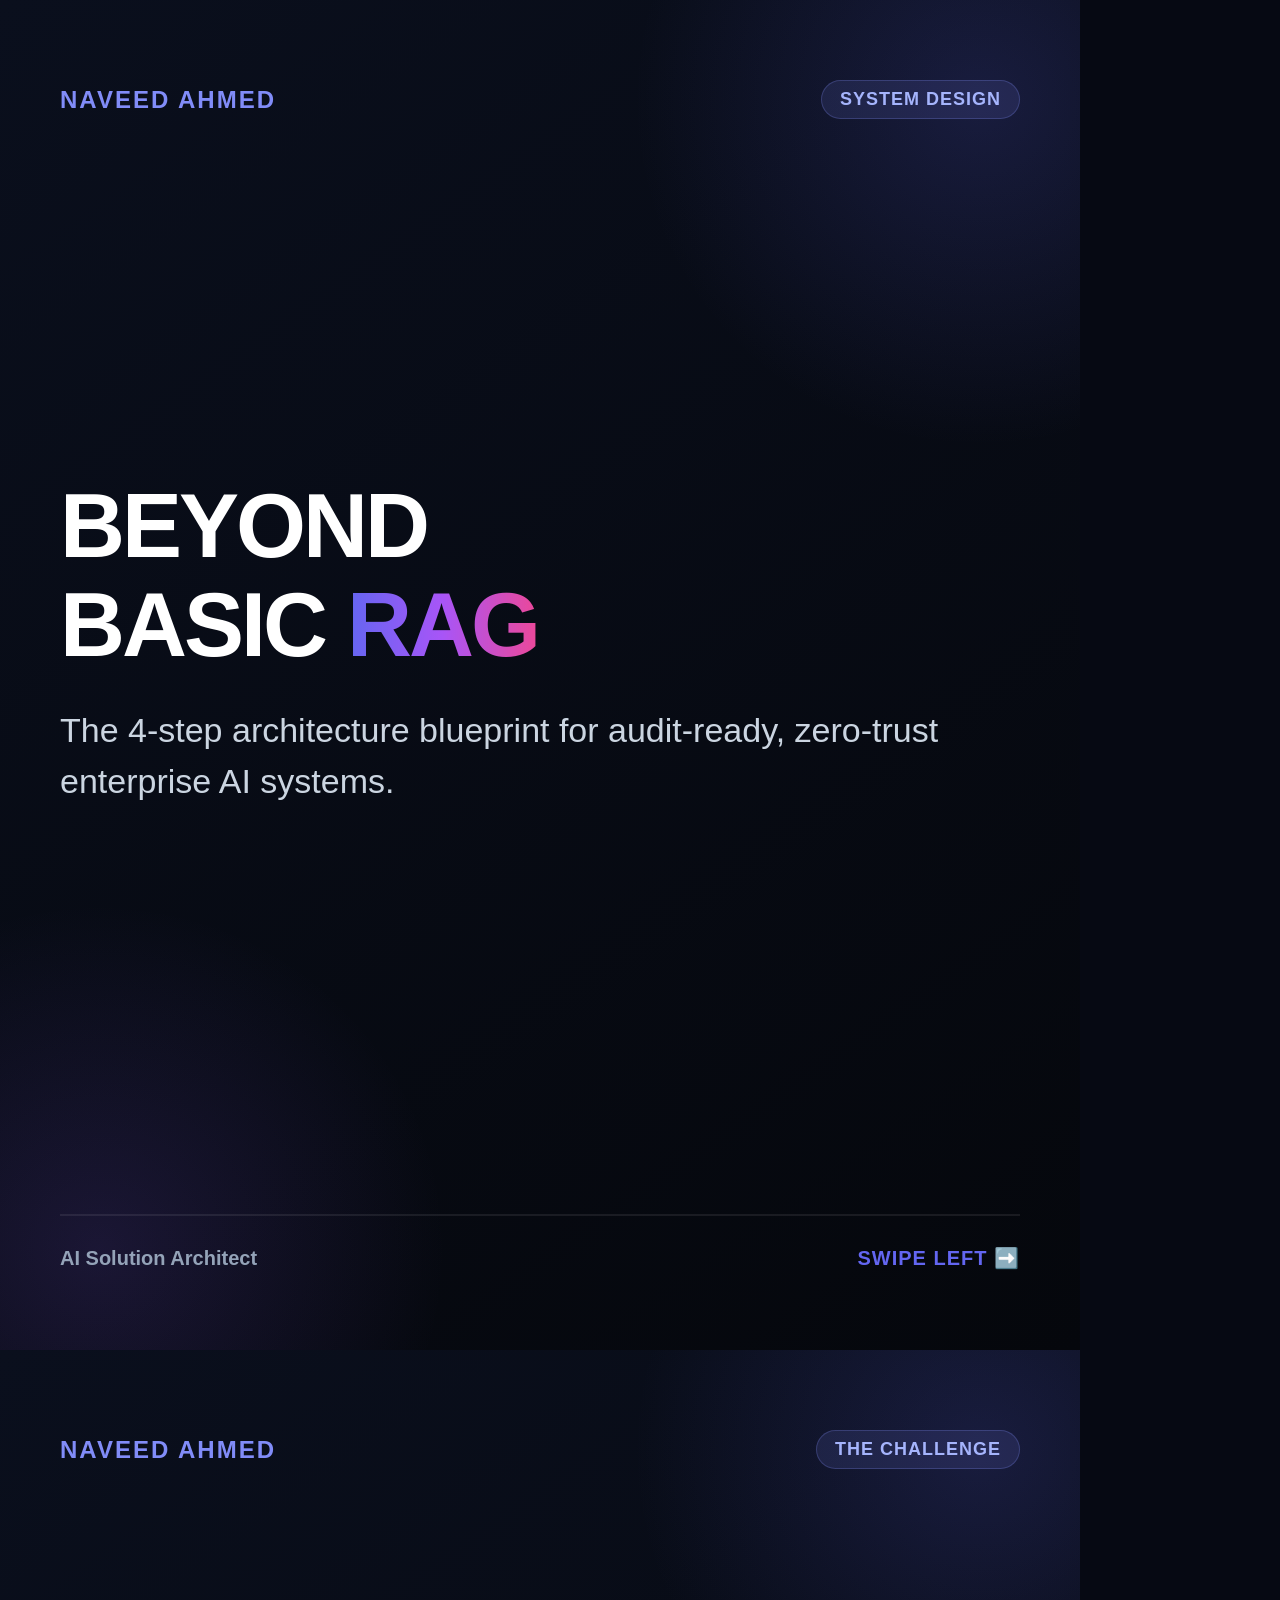
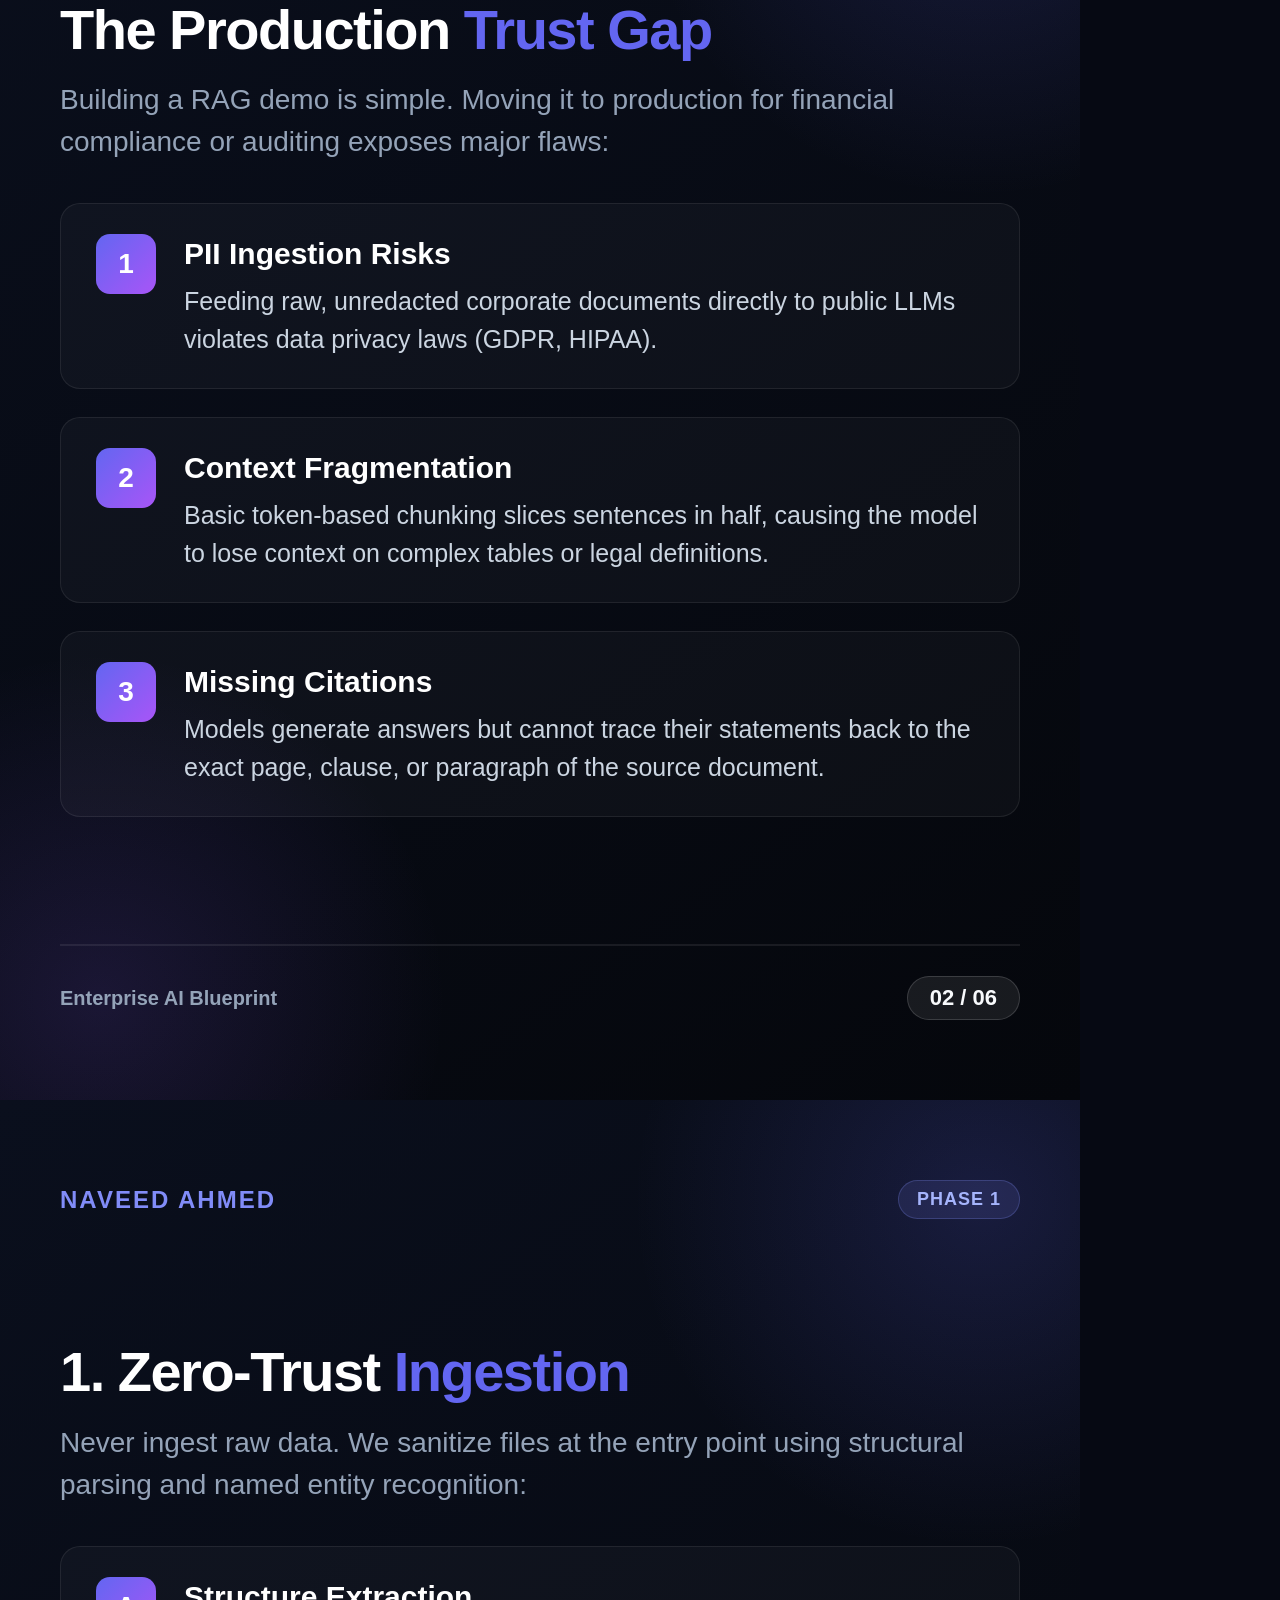
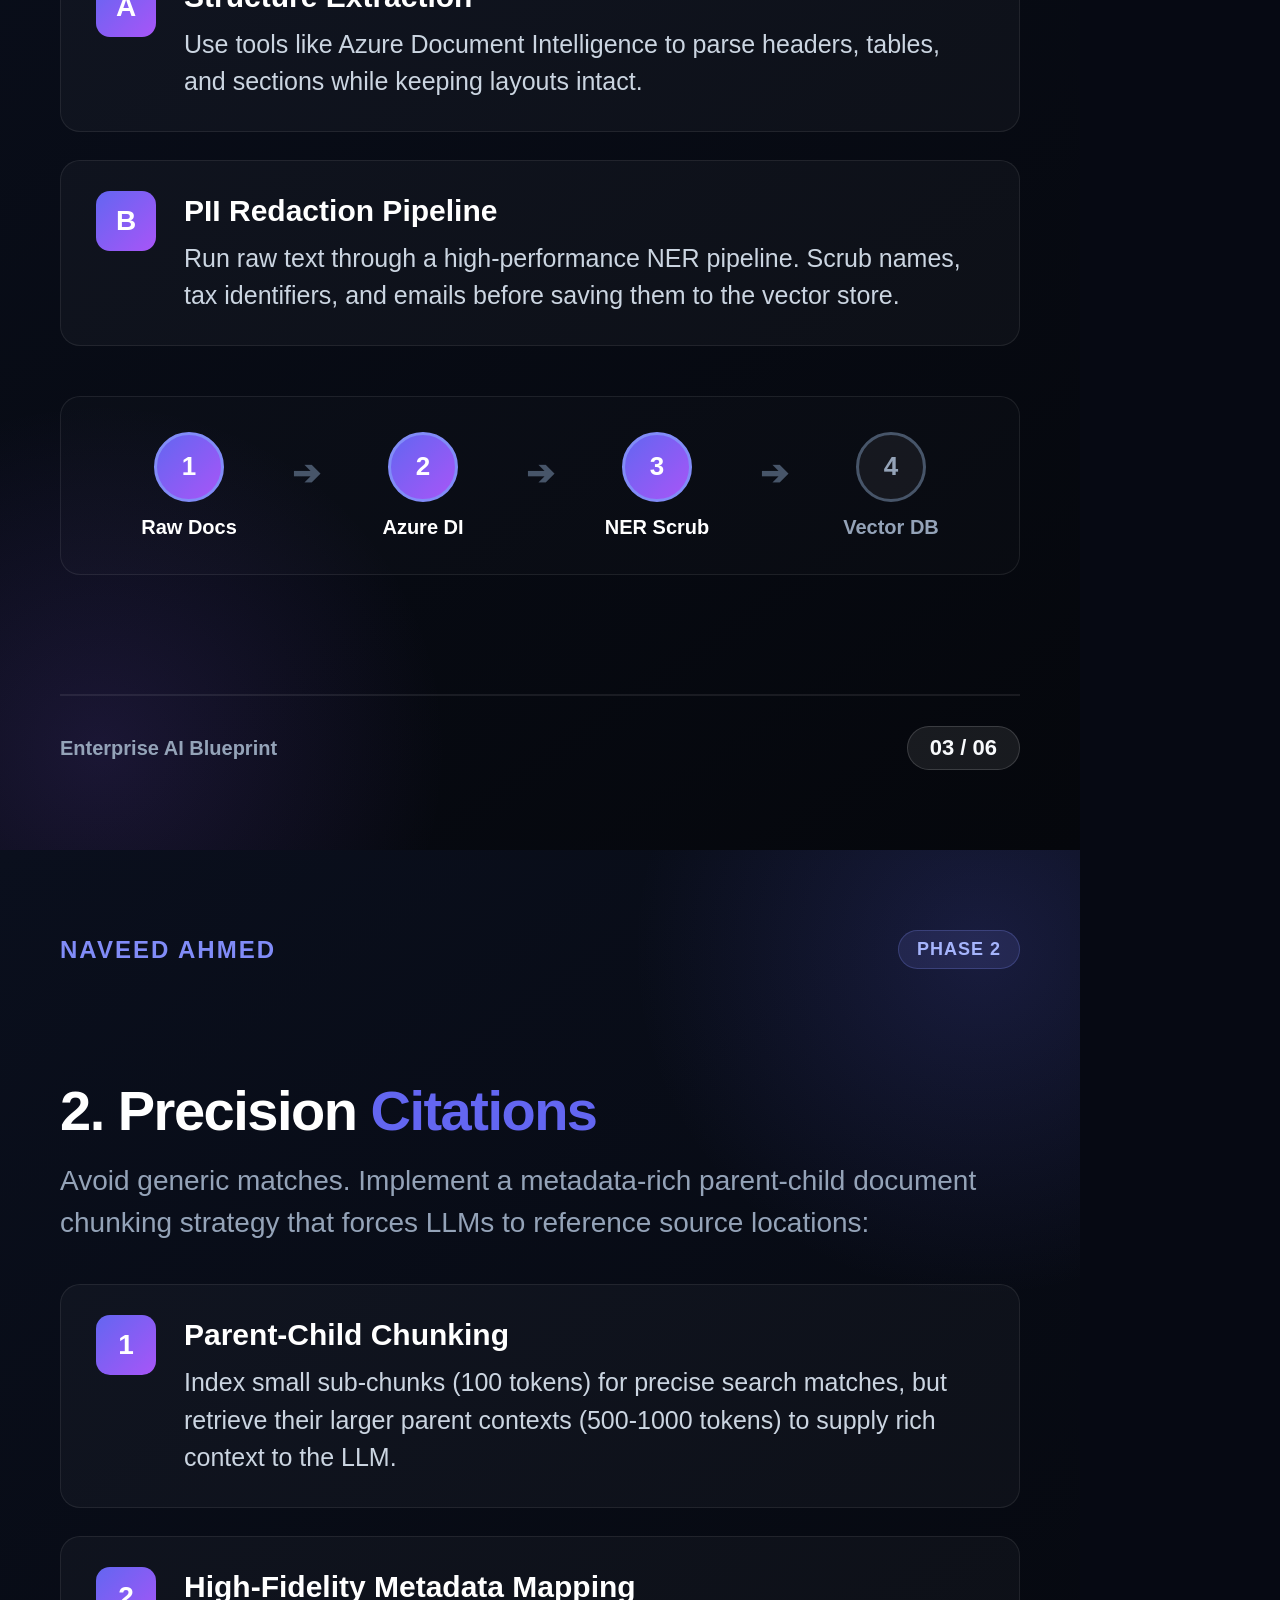
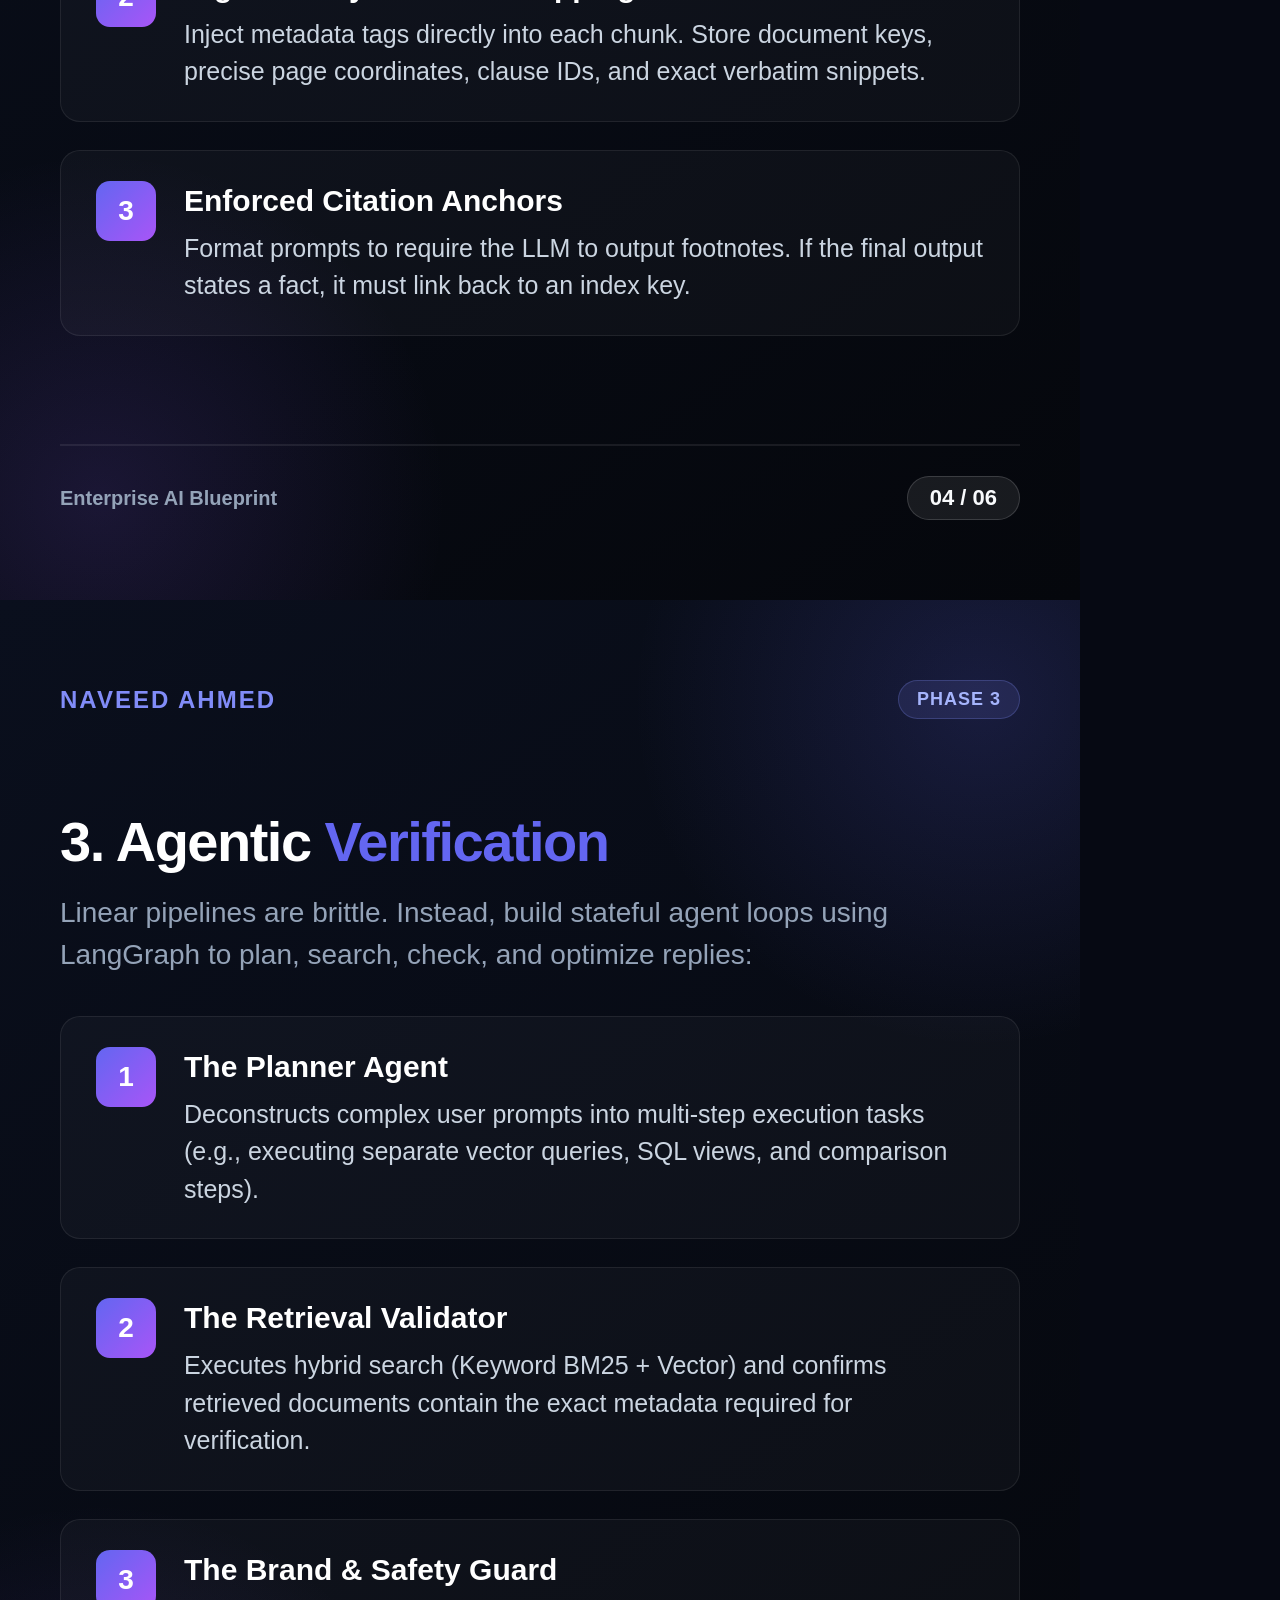
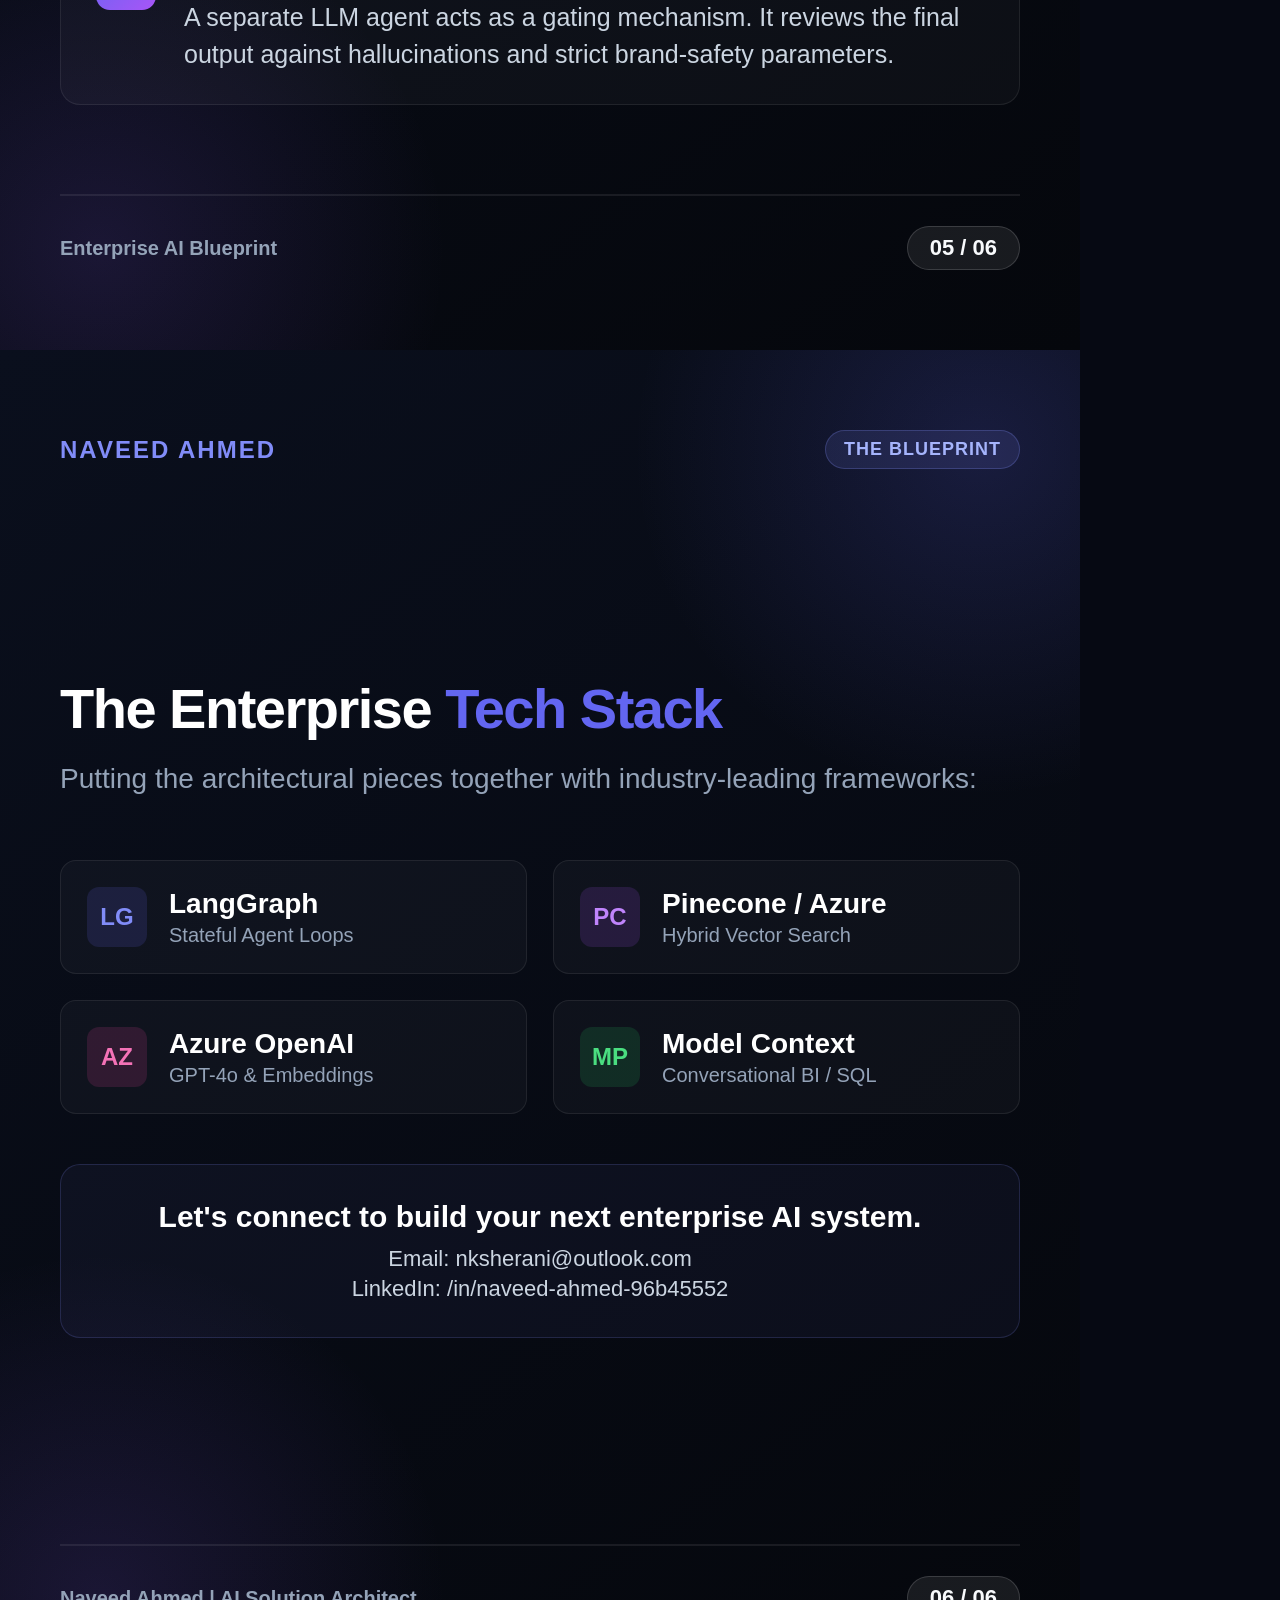
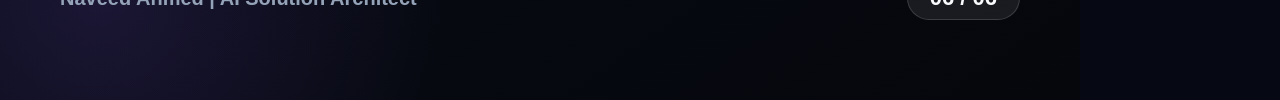
<file: linkedin_posts/carousel.html>
<!DOCTYPE html>
<html lang="en">
<head>
    <meta charset="UTF-8">
    <title>Enterprise Agentic RAG Carousel (Mobile-Optimized)</title>
    <style>
        @page {
            size: 1080px 1350px;
            margin: 0;
        }
        * {
            box-sizing: border-box;
        }
        body {
            margin: 0;
            padding: 0;
            font-family: -apple-system, BlinkMacSystemFont, "Segoe UI", Roboto, Helvetica, Arial, sans-serif;
            background: #060913;
            color: #f8fafc;
            -webkit-print-color-adjust: exact;
        }
        
        /* Slide Container */
        .slide {
            width: 1080px;
            height: 1350px;
            page-break-after: always;
            position: relative;
            overflow: hidden;
            display: flex;
            flex-direction: column;
            justify-content: space-between;
            padding: 80px 60px;
            background: linear-gradient(145deg, #0a0f1d 0%, #05070c 100%);
        }

        /* Ambient Glow Backgrounds */
        .slide::before {
            content: "";
            position: absolute;
            width: 700px;
            height: 700px;
            top: -250px;
            right: -250px;
            background: radial-gradient(circle, rgba(99, 102, 241, 0.18) 0%, rgba(0, 0, 0, 0) 70%);
            z-index: 1;
            pointer-events: none;
        }

        .slide::after {
            content: "";
            position: absolute;
            width: 700px;
            height: 700px;
            bottom: -250px;
            left: -250px;
            background: radial-gradient(circle, rgba(139, 92, 246, 0.15) 0%, rgba(0, 0, 0, 0) 70%);
            z-index: 1;
            pointer-events: none;
        }

        /* Branding Header */
        .header {
            display: flex;
            justify-content: space-between;
            align-items: center;
            z-index: 10;
        }
        .header .logo {
            font-size: 24px;
            font-weight: 800;
            letter-spacing: 2px;
            color: #818cf8;
            text-transform: uppercase;
        }
        .header .tag {
            font-size: 18px;
            font-weight: 700;
            background: rgba(129, 140, 248, 0.12);
            border: 1.5px solid rgba(129, 140, 248, 0.25);
            padding: 8px 18px;
            border-radius: 20px;
            color: #a5b4fc;
            letter-spacing: 1px;
            text-transform: uppercase;
        }

        /* Footer */
        .footer {
            display: flex;
            justify-content: space-between;
            align-items: center;
            z-index: 10;
            border-top: 2px solid rgba(255, 255, 255, 0.08);
            padding-top: 30px;
        }
        .footer .author {
            font-size: 20px;
            color: #94a3b8;
            font-weight: 600;
        }
        .footer .slide-number {
            font-size: 22px;
            font-weight: 800;
            color: #f8fafc;
            background: rgba(255, 255, 255, 0.08);
            padding: 8px 22px;
            border-radius: 30px;
            border: 1.5px solid rgba(255, 255, 255, 0.15);
        }
        .footer .swipe-hint {
            font-size: 20px;
            font-weight: 700;
            color: #6366f1;
            letter-spacing: 1px;
            text-transform: uppercase;
        }

        /* Slide Content Areas */
        .content {
            z-index: 10;
            flex-grow: 1;
            display: flex;
            flex-direction: column;
            justify-content: center;
            margin: 40px 0;
        }

        /* Typography & Custom Classes */
        h1.title {
            font-size: 90px;
            font-weight: 900;
            line-height: 1.1;
            margin: 0 0 30px 0;
            letter-spacing: -3px;
            color: #ffffff;
        }
        h1.title span.gradient {
            background: linear-gradient(to right, #6366f1, #a855f7, #ec4899);
            -webkit-background-clip: text;
            -webkit-text-fill-color: transparent;
        }
        
        .subtitle {
            font-size: 34px;
            line-height: 1.5;
            color: #cbd5e1;
            margin: 0 0 50px 0;
            font-weight: 400;
            max-width: 900px;
        }

        .slide-title {
            font-size: 56px;
            font-weight: 900;
            margin: 0 0 16px 0;
            color: #ffffff;
            letter-spacing: -1.5px;
            line-height: 1.2;
        }
        .slide-title span {
            color: #6366f1;
        }
        .slide-intro {
            font-size: 28px;
            color: #94a3b8;
            margin: 0 0 40px 0;
            line-height: 1.5;
        }

        /* Cards and Lists */
        .card-container {
            display: flex;
            flex-direction: column;
            gap: 28px;
        }
        .card {
            background: rgba(255, 255, 255, 0.03);
            border: 1.5px solid rgba(255, 255, 255, 0.08);
            border-radius: 20px;
            padding: 30px 35px;
            display: flex;
            align-items: flex-start;
            gap: 28px;
        }
        .card .icon-num {
            background: linear-gradient(135deg, #6366f1 0%, #a855f7 100%);
            color: #ffffff;
            font-size: 28px;
            font-weight: 900;
            width: 60px;
            height: 60px;
            display: flex;
            align-items: center;
            justify-content: center;
            border-radius: 14px;
            flex-shrink: 0;
        }
        .card-content {
            display: flex;
            flex-direction: column;
        }
        .card-title {
            font-size: 30px;
            font-weight: 800;
            color: #ffffff;
            margin: 0 0 10px 0;
            line-height: 1.3;
        }
        .card-desc {
            font-size: 25px;
            color: #cbd5e1;
            line-height: 1.5;
            margin: 0;
        }

        /* Tech Badges */
        .tech-grid {
            display: grid;
            grid-template-columns: repeat(2, 1fr);
            gap: 26px;
            margin-top: 20px;
        }
        .tech-badge {
            background: rgba(255, 255, 255, 0.03);
            border: 1.5px solid rgba(255, 255, 255, 0.08);
            padding: 26px;
            border-radius: 16px;
            display: flex;
            align-items: center;
            gap: 22px;
        }
        .tech-badge-title {
            font-size: 28px;
            font-weight: 800;
            color: #ffffff;
        }
        .tech-badge-desc {
            font-size: 20px;
            color: #94a3b8;
            margin-top: 4px;
        }

        /* Step Indicator / Pipeline Visual */
        .pipeline {
            display: flex;
            align-items: center;
            justify-content: space-between;
            background: rgba(255, 255, 255, 0.015);
            border: 1.5px solid rgba(255, 255, 255, 0.08);
            border-radius: 20px;
            padding: 35px 25px;
            margin-top: 20px;
        }
        .pipeline-step {
            display: flex;
            flex-direction: column;
            align-items: center;
            text-align: center;
            flex: 1;
        }
        .pipeline-circle {
            width: 70px;
            height: 70px;
            border-radius: 50%;
            background: rgba(255, 255, 255, 0.05);
            border: 3px solid #475569;
            display: flex;
            align-items: center;
            justify-content: center;
            font-size: 26px;
            font-weight: 800;
            color: #94a3b8;
            margin-bottom: 14px;
        }
        .pipeline-step.active .pipeline-circle {
            background: linear-gradient(135deg, #6366f1 0%, #a855f7 100%);
            border-color: #818cf8;
            color: #ffffff;
        }
        .pipeline-arrow {
            color: #475569;
            font-size: 34px;
            font-weight: bold;
            padding-bottom: 25px;
        }
        .pipeline-label {
            font-size: 20px;
            font-weight: 700;
            color: #94a3b8;
        }
        .pipeline-step.active .pipeline-label {
            color: #ffffff;
        }

    </style>
</head>
<body>

    <!-- SLIDE 1: Cover Page -->
    <div class="slide">
        <div class="header">
            <div class="logo">NAVEED AHMED</div>
            <div class="tag">System Design</div>
        </div>
        <div class="content">
            <h1 class="title">BEYOND<br>BASIC <span class="gradient">RAG</span></h1>
            <p class="subtitle">The 4-step architecture blueprint for audit-ready, zero-trust enterprise AI systems.</p>
        </div>
        <div class="footer">
            <span class="author">AI Solution Architect</span>
            <span class="swipe-hint">SWIPE LEFT ➡️</span>
        </div>
    </div>

    <!-- SLIDE 2: Why Naive RAG Fails -->
    <div class="slide">
        <div class="header">
            <div class="logo">NAVEED AHMED</div>
            <div class="tag">The Challenge</div>
        </div>
        <div class="content">
            <h2 class="slide-title">The Production <span>Trust Gap</span></h2>
            <p class="slide-intro">Building a RAG demo is simple. Moving it to production for financial compliance or auditing exposes major flaws:</p>
            <div class="card-container">
                <div class="card">
                    <div class="icon-num">1</div>
                    <div class="card-content">
                        <h3 class="card-title">PII Ingestion Risks</h3>
                        <p class="card-desc">Feeding raw, unredacted corporate documents directly to public LLMs violates data privacy laws (GDPR, HIPAA).</p>
                    </div>
                </div>
                <div class="card">
                    <div class="icon-num">2</div>
                    <div class="card-content">
                        <h3 class="card-title">Context Fragmentation</h3>
                        <p class="card-desc">Basic token-based chunking slices sentences in half, causing the model to lose context on complex tables or legal definitions.</p>
                    </div>
                </div>
                <div class="card">
                    <div class="icon-num">3</div>
                    <div class="card-content">
                        <h3 class="card-title">Missing Citations</h3>
                        <p class="card-desc">Models generate answers but cannot trace their statements back to the exact page, clause, or paragraph of the source document.</p>
                    </div>
                </div>
            </div>
        </div>
        <div class="footer">
            <span class="author">Enterprise AI Blueprint</span>
            <span class="slide-number">02 / 06</span>
        </div>
    </div>

    <!-- SLIDE 3: Phase 1: Ingestion & Scrubbing -->
    <div class="slide">
        <div class="header">
            <div class="logo">NAVEED AHMED</div>
            <div class="tag">Phase 1</div>
        </div>
        <div class="content">
            <h2 class="slide-title">1. Zero-Trust <span>Ingestion</span></h2>
            <p class="slide-intro">Never ingest raw data. We sanitize files at the entry point using structural parsing and named entity recognition:</p>
            <div class="card-container" style="margin-bottom: 30px;">
                <div class="card">
                    <div class="icon-num">A</div>
                    <div class="card-content">
                        <h3 class="card-title">Structure Extraction</h3>
                        <p class="card-desc">Use tools like Azure Document Intelligence to parse headers, tables, and sections while keeping layouts intact.</p>
                    </div>
                </div>
                <div class="card">
                    <div class="icon-num">B</div>
                    <div class="card-content">
                        <h3 class="card-title">PII Redaction Pipeline</h3>
                        <p class="card-desc">Run raw text through a high-performance NER pipeline. Scrub names, tax identifiers, and emails before saving them to the vector store.</p>
                    </div>
                </div>
            </div>
            <div class="pipeline">
                <div class="pipeline-step active">
                    <div class="pipeline-circle">1</div>
                    <div class="pipeline-label">Raw Docs</div>
                </div>
                <div class="pipeline-arrow">➔</div>
                <div class="pipeline-step active">
                    <div class="pipeline-circle">2</div>
                    <div class="pipeline-label">Azure DI</div>
                </div>
                <div class="pipeline-arrow">➔</div>
                <div class="pipeline-step active">
                    <div class="pipeline-circle">3</div>
                    <div class="pipeline-label">NER Scrub</div>
                </div>
                <div class="pipeline-arrow">➔</div>
                <div class="pipeline-step">
                    <div class="pipeline-circle">4</div>
                    <div class="pipeline-label">Vector DB</div>
                </div>
            </div>
        </div>
        <div class="footer">
            <span class="author">Enterprise AI Blueprint</span>
            <span class="slide-number">03 / 06</span>
        </div>
    </div>

    <!-- SLIDE 4: Phase 2: Citation Mapping -->
    <div class="slide">
        <div class="header">
            <div class="logo">NAVEED AHMED</div>
            <div class="tag">Phase 2</div>
        </div>
        <div class="content">
            <h2 class="slide-title">2. Precision <span>Citations</span></h2>
            <p class="slide-intro">Avoid generic matches. Implement a metadata-rich parent-child document chunking strategy that forces LLMs to reference source locations:</p>
            <div class="card-container">
                <div class="card">
                    <div class="icon-num">1</div>
                    <div class="card-content">
                        <h3 class="card-title">Parent-Child Chunking</h3>
                        <p class="card-desc">Index small sub-chunks (100 tokens) for precise search matches, but retrieve their larger parent contexts (500-1000 tokens) to supply rich context to the LLM.</p>
                    </div>
                </div>
                <div class="card">
                    <div class="icon-num">2</div>
                    <div class="card-content">
                        <h3 class="card-title">High-Fidelity Metadata Mapping</h3>
                        <p class="card-desc">Inject metadata tags directly into each chunk. Store document keys, precise page coordinates, clause IDs, and exact verbatim snippets.</p>
                    </div>
                </div>
                <div class="card">
                    <div class="icon-num">3</div>
                    <div class="card-content">
                        <h3 class="card-title">Enforced Citation Anchors</h3>
                        <p class="card-desc">Format prompts to require the LLM to output footnotes. If the final output states a fact, it must link back to an index key.</p>
                    </div>
                </div>
            </div>
        </div>
        <div class="footer">
            <span class="author">Enterprise AI Blueprint</span>
            <span class="slide-number">04 / 06</span>
        </div>
    </div>

    <!-- SLIDE 5: Phase 3: Agentic Verification -->
    <div class="slide">
        <div class="header">
            <div class="logo">NAVEED AHMED</div>
            <div class="tag">Phase 3</div>
        </div>
        <div class="content">
            <h2 class="slide-title">3. Agentic <span>Verification</span></h2>
            <p class="slide-intro">Linear pipelines are brittle. Instead, build stateful agent loops using LangGraph to plan, search, check, and optimize replies:</p>
            <div class="card-container">
                <div class="card">
                    <div class="icon-num">1</div>
                    <div class="card-content">
                        <h3 class="card-title">The Planner Agent</h3>
                        <p class="card-desc">Deconstructs complex user prompts into multi-step execution tasks (e.g., executing separate vector queries, SQL views, and comparison steps).</p>
                    </div>
                </div>
                <div class="card">
                    <div class="icon-num">2</div>
                    <div class="card-content">
                        <h3 class="card-title">The Retrieval Validator</h3>
                        <p class="card-desc">Executes hybrid search (Keyword BM25 + Vector) and confirms retrieved documents contain the exact metadata required for verification.</p>
                    </div>
                </div>
                <div class="card">
                    <div class="icon-num">3</div>
                    <div class="card-content">
                        <h3 class="card-title">The Brand & Safety Guard</h3>
                        <p class="card-desc">A separate LLM agent acts as a gating mechanism. It reviews the final output against hallucinations and strict brand-safety parameters.</p>
                    </div>
                </div>
            </div>
        </div>
        <div class="footer">
            <span class="author">Enterprise AI Blueprint</span>
            <span class="slide-number">05 / 06</span>
        </div>
    </div>

    <!-- SLIDE 6: Summary & CTA -->
    <div class="slide">
        <div class="header">
            <div class="logo">NAVEED AHMED</div>
            <div class="tag">The Blueprint</div>
        </div>
        <div class="content">
            <h2 class="slide-title">The Enterprise <span>Tech Stack</span></h2>
            <p class="slide-intro">Putting the architectural pieces together with industry-leading frameworks:</p>
            
            <div class="tech-grid">
                <div class="tech-badge">
                    <div style="background: rgba(99, 102, 241, 0.15); width: 60px; height: 60px; border-radius: 12px; display: flex; align-items: center; justify-content: center; font-size: 24px; font-weight: bold; color: #818cf8; flex-shrink: 0;">LG</div>
                    <div>
                        <div class="tech-badge-title">LangGraph</div>
                        <div class="tech-badge-desc">Stateful Agent Loops</div>
                    </div>
                </div>
                <div class="tech-badge">
                    <div style="background: rgba(168, 85, 247, 0.15); width: 60px; height: 60px; border-radius: 12px; display: flex; align-items: center; justify-content: center; font-size: 24px; font-weight: bold; color: #c084fc; flex-shrink: 0;">PC</div>
                    <div>
                        <div class="tech-badge-title">Pinecone / Azure</div>
                        <div class="tech-badge-desc">Hybrid Vector Search</div>
                    </div>
                </div>
                <div class="tech-badge">
                    <div style="background: rgba(236, 72, 153, 0.15); width: 60px; height: 60px; border-radius: 12px; display: flex; align-items: center; justify-content: center; font-size: 24px; font-weight: bold; color: #f472b6; flex-shrink: 0;">AZ</div>
                    <div>
                        <div class="tech-badge-title">Azure OpenAI</div>
                        <div class="tech-badge-desc">GPT-4o & Embeddings</div>
                    </div>
                </div>
                <div class="tech-badge">
                    <div style="background: rgba(34, 197, 94, 0.15); width: 60px; height: 60px; border-radius: 12px; display: flex; align-items: center; justify-content: center; font-size: 24px; font-weight: bold; color: #4ade80; flex-shrink: 0;">MP</div>
                    <div>
                        <div class="tech-badge-title">Model Context</div>
                        <div class="tech-badge-desc">Conversational BI / SQL</div>
                    </div>
                </div>
            </div>

            <div style="margin-top: 50px; text-align: center; background: rgba(129, 140, 248, 0.05); border: 1.5px solid rgba(129, 140, 248, 0.18); padding: 35px; border-radius: 20px;">
                <p style="margin: 0; font-size: 30px; font-weight: 800; color: #ffffff;">Let's connect to build your next enterprise AI system.</p>
                <p style="margin: 12px 0 0 0; font-size: 22px; color: #cbd5e1;">Email: nksherani@outlook.com</p>
                <p style="margin: 4px 0 0 0; font-size: 22px; color: #cbd5e1;">LinkedIn: /in/naveed-ahmed-96b45552</p>
            </div>
        </div>
        <div class="footer">
            <span class="author">Naveed Ahmed | AI Solution Architect</span>
            <span class="slide-number">06 / 06</span>
        </div>
    </div>

</body>
</html>
</file>
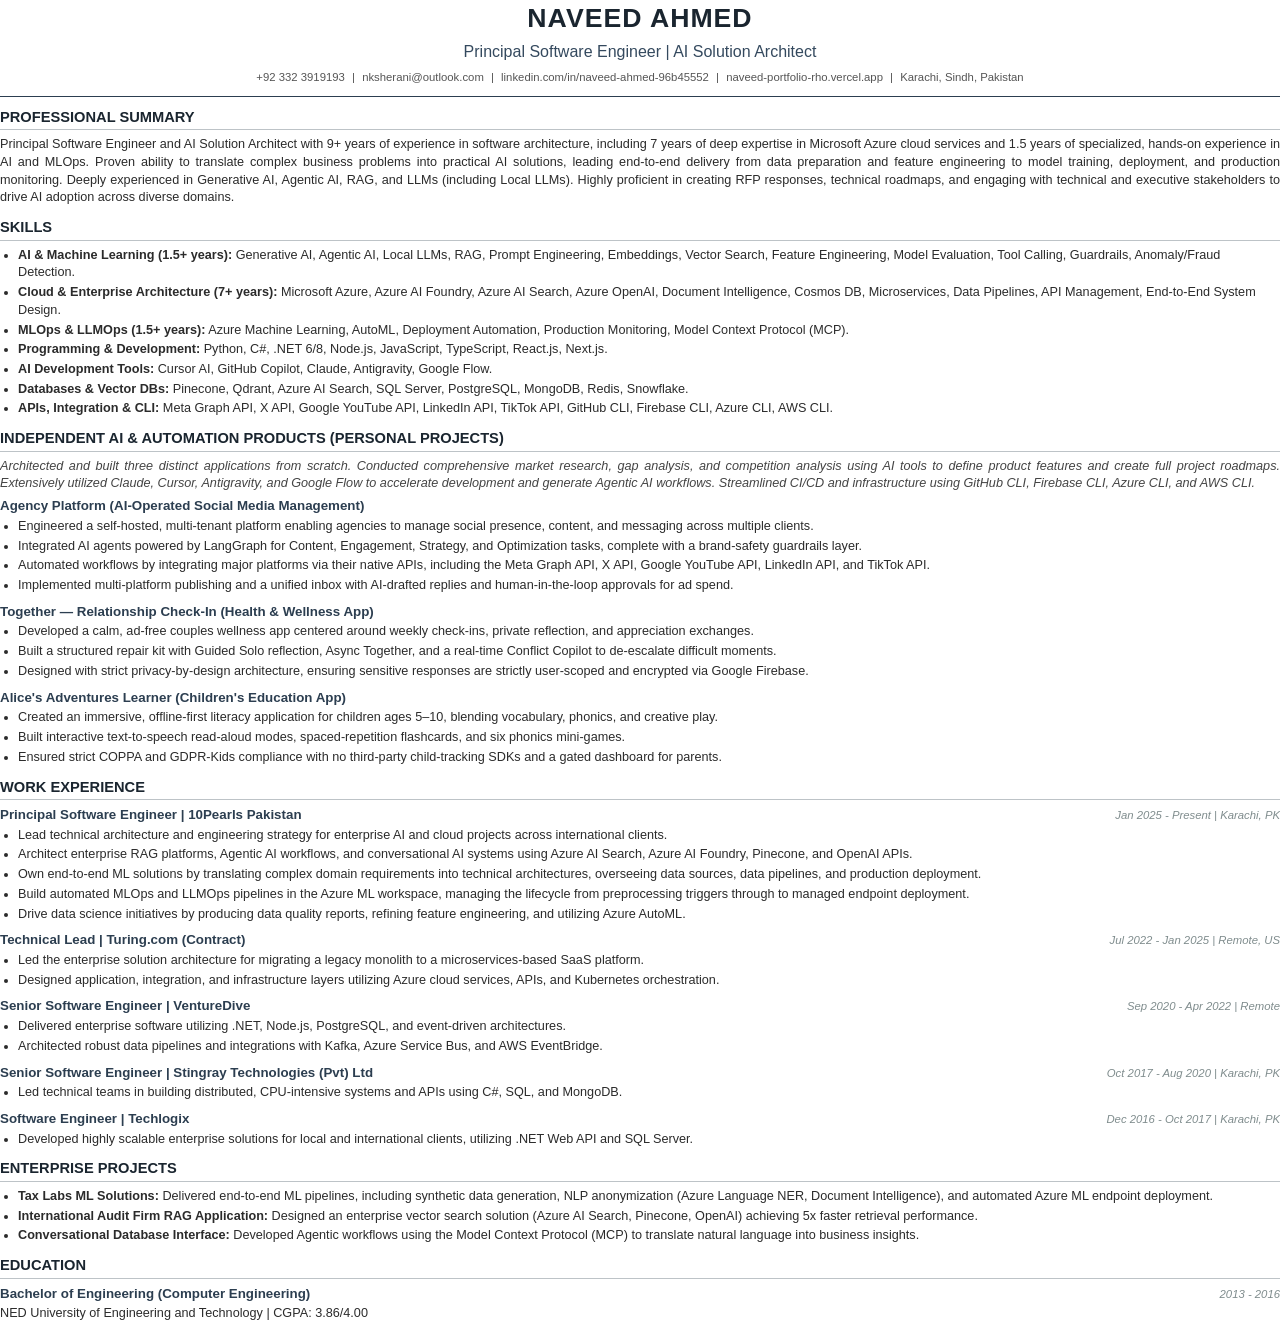
<file: raw_files/Naveed_Ahmed_AI_Solution_Architect_CV_B.html>
<!DOCTYPE html>
<html lang="en">
<head>
<meta charset="UTF-8">
<style>
    @page {
        size: A4;
        margin: 12mm 15mm;
        background-color: #ffffff;
    }
    * {
        box-sizing: border-box;
    }
    body {
        font-family: 'Segoe UI', Roboto, Helvetica, Arial, sans-serif;
        margin: 0;
        padding: 0;
        color: #2b2b2b;
        font-size: 9.5pt;
        line-height: 1.4;
    }
    .header {
        text-align: center;
        margin-bottom: 10px;
        padding-bottom: 10px;
        border-bottom: 1.5px solid #2c3e50;
    }
    .header h1 {
        margin: 0 0 4px 0;
        font-size: 20pt;
        color: #1a252f;
        text-transform: uppercase;
        letter-spacing: 1px;
    }
    .header h2 {
        margin: 0 0 6px 0;
        font-size: 12pt;
        color: #34495e;
        font-weight: 500;
    }
    .contact-info {
        font-size: 8.5pt;
        color: #555555;
    }
    .contact-info span {
        margin: 0 4px;
    }
    h3.section-title {
        font-size: 11pt;
        color: #1a252f;
        text-transform: uppercase;
        border-bottom: 1px solid #bdc3c7;
        padding-bottom: 2px;
        margin-top: 10px;
        margin-bottom: 6px;
        page-break-after: avoid;
    }
    .summary {
        text-align: justify;
        margin-bottom: 10px;
    }
    .skills-list {
        margin: 0;
        padding-left: 18px;
        margin-bottom: 10px;
    }
    .skills-list li {
        margin-bottom: 2px;
    }
    .job, .project {
        margin-bottom: 8px;
        page-break-inside: avoid;
    }
    .job-header {
        width: 100%;
        display: table;
        margin-bottom: 2px;
    }
    .job-title-company {
        display: table-cell;
        font-weight: 600;
        font-size: 10pt;
        color: #2c3e50;
    }
    .job-date-location {
        display: table-cell;
        text-align: right;
        font-style: italic;
        font-size: 8.5pt;
        color: #7f8c8d;
    }
    .job ul, .project ul {
        margin-top: 2px;
        margin-bottom: 0;
        padding-left: 18px;
    }
    .job ul li, .project ul li {
        margin-bottom: 2px;
        text-align: justify;
    }
    .project-title {
        font-weight: 600;
        color: #2c3e50;
        font-size: 10pt;
    }
    .project-intro {
        font-style: italic;
        margin-bottom: 4px;
        color: #444;
        text-align: justify;
    }
</style>
</head>
<body>

<div class="header">
    <h1>Naveed Ahmed</h1>
    <h2>Principal Software Engineer | AI Solution Architect</h2>
    <div class="contact-info">
        <span>+92 332 3919193</span> |
        <span>nksherani@outlook.com</span> |
        <span>linkedin.com/in/naveed-ahmed-96b45552</span> |
        <span>naveed-portfolio-rho.vercel.app</span> |
        <span>Karachi, Sindh, Pakistan</span>
    </div>
</div>

<h3 class="section-title">Professional Summary</h3>
<div class="summary">
    Principal Software Engineer and AI Solution Architect with 9+ years of experience in software architecture, including 7 years of deep expertise in Microsoft Azure cloud services and 1.5 years of specialized, hands-on experience in AI and MLOps. Proven ability to translate complex business problems into practical AI solutions, leading end-to-end delivery from data preparation and feature engineering to model training, deployment, and production monitoring. Deeply experienced in Generative AI, Agentic AI, RAG, and LLMs (including Local LLMs). Highly proficient in creating RFP responses, technical roadmaps, and engaging with technical and executive stakeholders to drive AI adoption across diverse domains.
</div>

<h3 class="section-title">Skills</h3>
<ul class="skills-list">
    <li><strong>AI & Machine Learning (1.5+ years):</strong> Generative AI, Agentic AI, Local LLMs, RAG, Prompt Engineering, Embeddings, Vector Search, Feature Engineering, Model Evaluation, Tool Calling, Guardrails, Anomaly/Fraud Detection.</li>
    <li><strong>Cloud & Enterprise Architecture (7+ years):</strong> Microsoft Azure, Azure AI Foundry, Azure AI Search, Azure OpenAI, Document Intelligence, Cosmos DB, Microservices, Data Pipelines, API Management, End-to-End System Design.</li>
    <li><strong>MLOps & LLMOps (1.5+ years):</strong> Azure Machine Learning, AutoML, Deployment Automation, Production Monitoring, Model Context Protocol (MCP).</li>
    <li><strong>Programming & Development:</strong> Python, C#, .NET 6/8, Node.js, JavaScript, TypeScript, React.js, Next.js.</li>
    <li><strong>AI Development Tools:</strong> Cursor AI, GitHub Copilot, Claude, Antigravity, Google Flow.</li>
    <li><strong>Databases & Vector DBs:</strong> Pinecone, Qdrant, Azure AI Search, SQL Server, PostgreSQL, MongoDB, Redis, Snowflake.</li>
    <li><strong>APIs, Integration & CLI:</strong> Meta Graph API, X API, Google YouTube API, LinkedIn API, TikTok API, GitHub CLI, Firebase CLI, Azure CLI, AWS CLI.</li>
</ul>

<h3 class="section-title">Independent AI & Automation Products (Personal Projects)</h3>
<div class="project-intro">
    Architected and built three distinct applications from scratch. Conducted comprehensive market research, gap analysis, and competition analysis using AI tools to define product features and create full project roadmaps. Extensively utilized Claude, Cursor, Antigravity, and Google Flow to accelerate development and generate Agentic AI workflows. Streamlined CI/CD and infrastructure using GitHub CLI, Firebase CLI, Azure CLI, and AWS CLI.
</div>
<div class="project">
    <div class="project-title">Agency Platform (AI-Operated Social Media Management)</div>
    <ul>
        <li>Engineered a self-hosted, multi-tenant platform enabling agencies to manage social presence, content, and messaging across multiple clients.</li>
        <li>Integrated AI agents powered by LangGraph for Content, Engagement, Strategy, and Optimization tasks, complete with a brand-safety guardrails layer.</li>
        <li>Automated workflows by integrating major platforms via their native APIs, including the Meta Graph API, X API, Google YouTube API, LinkedIn API, and TikTok API.</li>
        <li>Implemented multi-platform publishing and a unified inbox with AI-drafted replies and human-in-the-loop approvals for ad spend.</li>
    </ul>
</div>
<div class="project">
    <div class="project-title">Together — Relationship Check-In (Health & Wellness App)</div>
    <ul>
        <li>Developed a calm, ad-free couples wellness app centered around weekly check-ins, private reflection, and appreciation exchanges.</li>
        <li>Built a structured repair kit with Guided Solo reflection, Async Together, and a real-time Conflict Copilot to de-escalate difficult moments.</li>
        <li>Designed with strict privacy-by-design architecture, ensuring sensitive responses are strictly user-scoped and encrypted via Google Firebase.</li>
    </ul>
</div>
<div class="project">
    <div class="project-title">Alice's Adventures Learner (Children's Education App)</div>
    <ul>
        <li>Created an immersive, offline-first literacy application for children ages 5–10, blending vocabulary, phonics, and creative play.</li>
        <li>Built interactive text-to-speech read-aloud modes, spaced-repetition flashcards, and six phonics mini-games.</li>
        <li>Ensured strict COPPA and GDPR-Kids compliance with no third-party child-tracking SDKs and a gated dashboard for parents.</li>
    </ul>
</div>

<h3 class="section-title">Work Experience</h3>
<div class="job">
    <div class="job-header">
        <div class="job-title-company">Principal Software Engineer | 10Pearls Pakistan</div>
        <div class="job-date-location">Jan 2025 - Present | Karachi, PK</div>
    </div>
    <ul>
        <li>Lead technical architecture and engineering strategy for enterprise AI and cloud projects across international clients.</li>
        <li>Architect enterprise RAG platforms, Agentic AI workflows, and conversational AI systems using Azure AI Search, Azure AI Foundry, Pinecone, and OpenAI APIs.</li>
        <li>Own end-to-end ML solutions by translating complex domain requirements into technical architectures, overseeing data sources, data pipelines, and production deployment.</li>
        <li>Build automated MLOps and LLMOps pipelines in the Azure ML workspace, managing the lifecycle from preprocessing triggers through to managed endpoint deployment.</li>
        <li>Drive data science initiatives by producing data quality reports, refining feature engineering, and utilizing Azure AutoML.</li>
    </ul>
</div>

<div class="job">
    <div class="job-header">
        <div class="job-title-company">Technical Lead | Turing.com (Contract)</div>
        <div class="job-date-location">Jul 2022 - Jan 2025 | Remote, US</div>
    </div>
    <ul>
        <li>Led the enterprise solution architecture for migrating a legacy monolith to a microservices-based SaaS platform.</li>
        <li>Designed application, integration, and infrastructure layers utilizing Azure cloud services, APIs, and Kubernetes orchestration.</li>
    </ul>
</div>

<div class="job">
    <div class="job-header">
        <div class="job-title-company">Senior Software Engineer | VentureDive</div>
        <div class="job-date-location">Sep 2020 - Apr 2022 | Remote</div>
    </div>
    <ul>
        <li>Delivered enterprise software utilizing .NET, Node.js, PostgreSQL, and event-driven architectures.</li>
        <li>Architected robust data pipelines and integrations with Kafka, Azure Service Bus, and AWS EventBridge.</li>
    </ul>
</div>

<div class="job">
    <div class="job-header">
        <div class="job-title-company">Senior Software Engineer | Stingray Technologies (Pvt) Ltd</div>
        <div class="job-date-location">Oct 2017 - Aug 2020 | Karachi, PK</div>
    </div>
    <ul>
        <li>Led technical teams in building distributed, CPU-intensive systems and APIs using C#, SQL, and MongoDB.</li>
    </ul>
</div>

<div class="job">
    <div class="job-header">
        <div class="job-title-company">Software Engineer | Techlogix</div>
        <div class="job-date-location">Dec 2016 - Oct 2017 | Karachi, PK</div>
    </div>
    <ul>
        <li>Developed highly scalable enterprise solutions for local and international clients, utilizing .NET Web API and SQL Server.</li>
    </ul>
</div>

<h3 class="section-title">Enterprise Projects</h3>
<div class="project">
    <ul>
        <li><strong>Tax Labs ML Solutions:</strong> Delivered end-to-end ML pipelines, including synthetic data generation, NLP anonymization (Azure Language NER, Document Intelligence), and automated Azure ML endpoint deployment.</li>
        <li><strong>International Audit Firm RAG Application:</strong> Designed an enterprise vector search solution (Azure AI Search, Pinecone, OpenAI) achieving 5x faster retrieval performance.</li>
        <li><strong>Conversational Database Interface:</strong> Developed Agentic workflows using the Model Context Protocol (MCP) to translate natural language into business insights.</li>
    </ul>
</div>

<h3 class="section-title">Education</h3>
<div class="job">
    <div class="job-header">
        <div class="job-title-company">Bachelor of Engineering (Computer Engineering)</div>
        <div class="job-date-location">2013 - 2016</div>
    </div>
    <div>NED University of Engineering and Technology | CGPA: 3.86/4.00</div>
</div>

</body>
</html>
</file>
<file: portfolio/styles.css>
/* Cascade Layers */
@layer reset, base, theme, components, utilities;

@layer reset {
  *, *::before, *::after {
    box-sizing: border-box;
    margin: 0;
    padding: 0;
  }

  html {
    scroll-behavior: smooth;
    text-size-adjust: 100%;
  }

  body {
    -webkit-font-smoothing: antialiased;
    -moz-osx-font-smoothing: grayscale;
    overflow-x: hidden;
  }

  img, video {
    max-width: 100%;
    height: auto;
    display: block;
  }

  a {
    color: inherit;
    text-decoration: none;
  }

  button, input, textarea {
    font-family: inherit;
    font-size: inherit;
    background: none;
    border: none;
  }

  ul {
    list-style: none;
  }
}

@layer base {
  :root {
    color-scheme: light;

    /* Cool stone — editorial professional (not cream / purple) */
    --ink: #0c1524;
    --ink-soft: #2a3548;
    --muted: #5c677a;
    --line: #cfd8e3;
    --line-soft: #e4eaf1;
    --surface: #ffffff;
    --bg: #eef2f6;
    --bg-tint: #e3eaf1;
    --accent: #165a72;
    --accent-deep: #0e3d4f;
    --accent-wash: #d5e7ef;
    --success: #1f7a4d;
    --danger: #b42318;

    --font-display: "Fraunces", "Georgia", serif;
    --font-sans: "Figtree", "Segoe UI", sans-serif;

    --fs-sm: 0.875rem;
    --fs-base: 1.0625rem;
    --fs-md: 1.125rem;
    --fs-lg: 1.375rem;
    --fs-xl: 1.75rem;
    --fs-xxl: clamp(1.85rem, 1.4rem + 1.5vw, 2.35rem);
    --fs-display: clamp(2.75rem, 1.4rem + 5vw, 4.75rem);

    --space-xs: 0.5rem;
    --space-sm: 1rem;
    --space-md: 1.5rem;
    --space-lg: 2.5rem;
    --space-xl: 4rem;
    --space-xxl: 6rem;

    --radius: 2px;
    --shadow: 0 1px 0 rgba(12, 21, 36, 0.04);
    --max: 1120px;
    --ease: cubic-bezier(0.22, 1, 0.36, 1);
  }

  body {
    background-color: var(--bg);
    color: var(--ink-soft);
    font-family: var(--font-sans);
    font-size: var(--fs-base);
    line-height: 1.65;
  }

  h1, h2, h3, h4 {
    font-family: var(--font-display);
    font-weight: 550;
    line-height: 1.15;
    color: var(--ink);
    letter-spacing: -0.02em;
  }

  ::selection {
    background: var(--accent-wash);
    color: var(--ink);
  }

  scrollbar-width: thin;
  scrollbar-color: var(--accent) var(--line-soft);
}

@layer theme {
  .site-bg {
    position: fixed;
    inset: 0;
    z-index: -2;
    pointer-events: none;
    background:
      radial-gradient(ellipse 80% 50% at 10% -10%, rgba(22, 90, 114, 0.12), transparent 55%),
      radial-gradient(ellipse 60% 40% at 100% 0%, rgba(14, 61, 79, 0.08), transparent 50%),
      linear-gradient(180deg, #f5f7fa 0%, var(--bg) 35%, var(--bg-tint) 100%);
  }

  .site-bg::after {
    content: "";
    position: absolute;
    inset: 0;
    opacity: 0.35;
    background-image:
      linear-gradient(rgba(12, 21, 36, 0.035) 1px, transparent 1px),
      linear-gradient(90deg, rgba(12, 21, 36, 0.035) 1px, transparent 1px);
    background-size: 48px 48px;
    mask-image: linear-gradient(180deg, rgba(0, 0, 0, 0.55), transparent 70%);
  }

  .accent-text {
    color: var(--accent);
  }
}

@layer components {
  .header {
    position: fixed;
    top: 0;
    left: 0;
    width: 100%;
    z-index: 100;
    background: rgba(238, 242, 246, 0.72);
    backdrop-filter: blur(10px);
    border-bottom: 1px solid transparent;
    transition: background 0.3s var(--ease), border-color 0.3s var(--ease);
  }

  .header.scrolled {
    background: rgba(255, 255, 255, 0.92);
    border-bottom-color: var(--line);
  }

  .nav-container {
    display: flex;
    justify-content: space-between;
    align-items: center;
    max-width: var(--max);
    margin: 0 auto;
    padding: 1rem 1.25rem;
  }

  .nav-logo {
    font-family: var(--font-display);
    font-weight: 600;
    font-size: 1.35rem;
    color: var(--ink);
    letter-spacing: -0.03em;
  }

  .nav-logo span {
    color: var(--accent);
  }

  .nav-menu {
    display: flex;
    gap: 1.75rem;
  }

  .nav-link {
    font-weight: 500;
    font-size: var(--fs-sm);
    color: var(--muted);
    padding: 0.35rem 0;
    position: relative;
    transition: color 0.2s ease;
  }

  .nav-link::after {
    content: "";
    position: absolute;
    left: 0;
    bottom: 0;
    width: 0;
    height: 1.5px;
    background: var(--accent);
    transition: width 0.25s var(--ease);
  }

  .nav-link:hover,
  .nav-link.active {
    color: var(--ink);
  }

  .nav-link:hover::after,
  .nav-link.active::after {
    width: 100%;
  }

  .menu-toggle {
    display: none;
    flex-direction: column;
    gap: 5px;
    cursor: pointer;
    padding: 0.35rem;
  }

  .menu-toggle span {
    width: 22px;
    height: 1.5px;
    background: var(--ink);
    transition: transform 0.25s ease, opacity 0.25s ease;
  }

  .panel {
    background: var(--surface);
    border: 1px solid var(--line);
    border-radius: var(--radius);
    padding: var(--space-lg);
    box-shadow: var(--shadow);
  }

  /* Keep legacy class used in HTML */
  .glass-panel {
    background: var(--surface);
    border: 1px solid var(--line);
    border-radius: var(--radius);
    padding: var(--space-lg);
    box-shadow: var(--shadow);
    transition: border-color 0.25s ease, transform 0.25s var(--ease);
  }

  .glass-panel:hover {
    border-color: #a8bbc9;
  }

  .btn {
    display: inline-flex;
    align-items: center;
    justify-content: center;
    font-weight: 600;
    font-size: var(--fs-sm);
    letter-spacing: 0.01em;
    padding: 0.85rem 1.6rem;
    border-radius: var(--radius);
    cursor: pointer;
    transition: background 0.25s var(--ease), color 0.25s ease, border-color 0.25s ease, transform 0.25s var(--ease);
    min-block-size: 44px;
  }

  .btn-primary {
    background: var(--accent-deep);
    color: #fff;
  }

  .btn-primary:hover {
    background: var(--accent);
    transform: translateY(-1px);
  }

  .btn-secondary {
    background: transparent;
    color: var(--ink);
    border: 1px solid var(--line);
  }

  .btn-secondary:hover {
    border-color: var(--accent);
    color: var(--accent-deep);
    transform: translateY(-1px);
  }

  section {
    padding: var(--space-xxl) 1.25rem;
    max-width: var(--max);
    margin: 0 auto;
  }

  .section-header {
    margin-bottom: var(--space-xl);
    max-width: 36rem;
  }

  .section-eyebrow {
    display: block;
    font-size: 0.75rem;
    font-weight: 650;
    letter-spacing: 0.14em;
    text-transform: uppercase;
    color: var(--accent);
    margin-bottom: 0.65rem;
  }

  .section-title {
    font-size: var(--fs-xxl);
    margin-bottom: 0.65rem;
  }

  .section-lead {
    color: var(--muted);
    font-size: var(--fs-md);
  }

  .title-bar {
    display: none;
  }

  /* Hero — one composition, brand-led */
  .hero-section {
    position: relative;
    display: flex;
    align-items: flex-end;
    min-block-size: 100vh;
    max-width: none;
    margin: 0;
    padding: 0;
    border-bottom: 1px solid var(--line);
    overflow: hidden;
  }

  .hero-plane {
    position: absolute;
    inset: 0;
    z-index: 0;
    background:
      linear-gradient(105deg, rgba(12, 21, 36, 0.88) 0%, rgba(14, 61, 79, 0.82) 48%, rgba(22, 90, 114, 0.55) 100%),
      radial-gradient(circle at 70% 30%, rgba(255, 255, 255, 0.12), transparent 45%),
      linear-gradient(160deg, #0c1524, #165a72);
  }

  .hero-plane::after {
    content: "";
    position: absolute;
    inset: 0;
    opacity: 0.2;
    background-image:
      linear-gradient(rgba(255, 255, 255, 0.08) 1px, transparent 1px),
      linear-gradient(90deg, rgba(255, 255, 255, 0.08) 1px, transparent 1px);
    background-size: 56px 56px;
  }

  .hero-content {
    position: relative;
    z-index: 1;
    width: 100%;
    max-width: var(--max);
    margin: 0 auto;
    padding: 7.5rem 1.25rem 4.5rem;
    color: #f4f7fa;
    animation: hero-rise 0.9s var(--ease) both;
  }

  @keyframes hero-rise {
    from {
      opacity: 0;
      transform: translateY(1.25rem);
    }
    to {
      opacity: 1;
      transform: translateY(0);
    }
  }

  .hero-kicker {
    font-size: 0.75rem;
    font-weight: 600;
    letter-spacing: 0.16em;
    text-transform: uppercase;
    color: rgba(244, 247, 250, 0.7);
    margin-bottom: 1.25rem;
  }

  .hero-title {
    font-size: var(--fs-display);
    color: #fff;
    letter-spacing: -0.035em;
    margin-bottom: 0.85rem;
    max-width: 12ch;
  }

  .hero-subtitle {
    font-family: var(--font-sans);
    font-size: clamp(1.15rem, 1rem + 0.8vw, 1.45rem);
    font-weight: 500;
    color: rgba(244, 247, 250, 0.88);
    margin-bottom: 1rem;
    max-width: 28ch;
  }

  .hero-description {
    font-size: var(--fs-md);
    color: rgba(244, 247, 250, 0.68);
    max-width: 38rem;
    margin-bottom: 2rem;
  }

  .hero-actions {
    display: flex;
    gap: 0.75rem;
    flex-wrap: wrap;
  }

  .hero-section .btn-primary {
    background: #fff;
    color: var(--ink);
  }

  .hero-section .btn-primary:hover {
    background: var(--accent-wash);
  }

  .hero-section .btn-secondary {
    color: #fff;
    border-color: rgba(255, 255, 255, 0.35);
  }

  .hero-section .btn-secondary:hover {
    border-color: #fff;
    color: #fff;
    background: rgba(255, 255, 255, 0.08);
  }

  .about-card p:not(:last-child) {
    margin-bottom: var(--space-md);
  }

  .about-card strong {
    color: var(--ink);
    font-weight: 650;
  }

  .skills-detail-grid {
    display: grid;
    grid-template-columns: repeat(2, 1fr);
    gap: var(--space-md);
  }

  .skills-detail {
    display: flex;
    flex-direction: column;
    gap: var(--space-sm);
  }

  .skills-detail-wide {
    grid-column: 1 / -1;
  }

  .card-icon {
    width: auto;
    height: auto;
    background: none;
    border: none;
    border-radius: 0;
    font-family: var(--font-display);
    font-size: 1.5rem;
    font-weight: 550;
    color: var(--accent);
    justify-content: flex-start;
    margin-bottom: 0.15rem;
  }

  .skills-detail h3 {
    font-size: 1.25rem;
  }

  .detail-list {
    display: flex;
    flex-direction: column;
    gap: 0.65rem;
  }

  .detail-list > li {
    font-size: var(--fs-sm);
    color: var(--ink-soft);
    position: relative;
    padding-left: 0.95rem;
    line-height: 1.55;
  }

  .detail-list > li::before {
    content: "";
    position: absolute;
    left: 0;
    top: 0.55em;
    width: 5px;
    height: 5px;
    background: var(--accent);
  }

  .detail-list.nested {
    margin-top: 0.55rem;
    gap: 0.45rem;
  }

  .detail-list.nested > li {
    color: var(--muted);
  }

  .detail-list.nested > li::before {
    background: var(--line);
  }

  .detail-list.numbered {
    list-style: none;
    counter-reset: item;
  }

  .detail-list.numbered > li {
    counter-increment: item;
    padding-left: 1.4rem;
  }

  .detail-list.numbered > li::before {
    content: counter(item) ".";
    width: auto;
    height: auto;
    background: none;
    color: var(--accent);
    font-weight: 650;
    font-size: 0.8rem;
    top: 0.1em;
  }

  .detail-list strong {
    color: var(--ink);
    font-weight: 650;
  }

  .project-tabs {
    display: flex;
    gap: 0;
    margin-bottom: var(--space-lg);
    border-bottom: 1px solid var(--line);
    overflow-x: auto;
  }

  .tab-btn {
    padding: 0.85rem 1.1rem;
    font-weight: 550;
    font-size: var(--fs-sm);
    color: var(--muted);
    cursor: pointer;
    border-bottom: 2px solid transparent;
    margin-bottom: -1px;
    white-space: nowrap;
    min-block-size: 44px;
    transition: color 0.2s ease, border-color 0.2s ease;
  }

  .tab-btn:hover {
    color: var(--ink);
  }

  .tab-btn.active {
    color: var(--accent-deep);
    border-bottom-color: var(--accent);
    background: transparent;
  }

  .projects-stack {
    display: flex;
    flex-direction: column;
    gap: var(--space-lg);
  }

  .project-card {
    display: block;
    padding: var(--space-lg);
  }

  .project-card:hover {
    transform: none;
    border-color: #a8bbc9;
  }

  .project-header {
    margin-bottom: var(--space-md);
    padding-bottom: var(--space-md);
    border-bottom: 1px solid var(--line-soft);
  }

  .project-badge {
    display: inline-block;
    font-size: 0.7rem;
    font-weight: 650;
    letter-spacing: 0.08em;
    text-transform: uppercase;
    color: var(--accent);
    margin-bottom: 0.65rem;
    background: none;
    padding: 0;
    border-radius: 0;
  }

  .project-card h3 {
    font-size: clamp(1.35rem, 1.1rem + 0.8vw, 1.75rem);
    margin-bottom: 0.45rem;
  }

  .project-tagline {
    font-size: var(--fs-md);
    color: var(--muted);
    margin: 0;
    max-width: 48rem;
  }

  .project-meta {
    display: grid;
    grid-template-columns: repeat(2, minmax(0, 1fr));
    gap: 0.85rem 1.5rem;
    margin-bottom: var(--space-lg);
    padding: var(--space-md);
    background: #f7f9fb;
    border: 1px solid var(--line-soft);
  }

  .project-meta dt {
    font-size: 0.7rem;
    font-weight: 650;
    letter-spacing: 0.08em;
    text-transform: uppercase;
    color: var(--accent);
    margin-bottom: 0.2rem;
  }

  .project-meta dd {
    font-size: var(--fs-sm);
    color: var(--ink-soft);
    margin: 0;
  }

  .project-body h4 {
    font-family: var(--font-sans);
    font-size: 0.8rem;
    font-weight: 650;
    letter-spacing: 0.08em;
    text-transform: uppercase;
    color: var(--ink);
    margin: var(--space-md) 0 var(--space-sm);
  }

  .project-body h4:first-child {
    margin-top: 0;
  }

  .project-body > p {
    font-size: var(--fs-sm);
    color: var(--ink-soft);
    margin-bottom: var(--space-sm);
    max-width: 58rem;
  }

  .timeline {
    position: relative;
    max-width: 900px;
    margin: 0 auto;
    padding: var(--space-sm) 0;
  }

  .timeline::before {
    content: "";
    position: absolute;
    top: 0;
    left: 7px;
    width: 1px;
    height: 100%;
    background: var(--line);
  }

  .timeline-item {
    position: relative;
    margin-bottom: var(--space-lg);
    padding-left: 2.25rem;
  }

  .timeline-dot {
    position: absolute;
    left: 0;
    top: 0.55rem;
    width: 15px;
    height: 15px;
    border-radius: 50%;
    background: var(--surface);
    border: 2px solid var(--accent);
    z-index: 2;
    box-shadow: none;
    transition: background 0.2s ease;
  }

  .timeline-item:hover .timeline-dot {
    background: var(--accent);
    transform: none;
    box-shadow: none;
  }

  .timeline-date {
    font-family: var(--font-sans);
    font-weight: 650;
    font-size: 0.8rem;
    letter-spacing: 0.04em;
    text-transform: uppercase;
    color: var(--accent);
    margin-bottom: 0.5rem;
  }

  .timeline-content h3 {
    font-size: 1.2rem;
    margin-bottom: 0.15rem;
  }

  .timeline-content .company {
    font-size: var(--fs-sm);
    color: var(--muted);
    font-weight: 500;
    display: inline-block;
    margin-bottom: var(--space-md);
  }

  .timeline-content .detail-list {
    margin-top: 0.35rem;
  }

  .education-card {
    display: flex;
    align-items: flex-start;
    gap: var(--space-md);
    max-width: 720px;
  }

  .edu-icon {
    font-family: var(--font-display);
    font-size: 1.1rem;
    font-weight: 550;
    width: auto;
    height: auto;
    min-width: 3rem;
    background: none;
    border: none;
    border-radius: 0;
    color: var(--accent);
    padding-top: 0.15rem;
  }

  .edu-info h3 {
    font-size: 1.25rem;
    margin-bottom: 0.25rem;
  }

  .edu-info .school {
    display: block;
    font-weight: 550;
    color: var(--ink-soft);
  }

  .edu-info .year {
    font-size: var(--fs-sm);
    color: var(--muted);
  }

  .contact-container {
    display: grid;
    grid-template-columns: 1fr 1.15fr;
    gap: var(--space-md);
  }

  .contact-info-panel h3 {
    font-size: 1.45rem;
    margin-bottom: 0.75rem;
  }

  .contact-info-panel > p {
    color: var(--muted);
    margin-bottom: var(--space-lg);
  }

  .contact-details {
    display: flex;
    flex-direction: column;
    gap: var(--space-md);
  }

  .detail-item {
    display: grid;
    grid-template-columns: 5.5rem 1fr;
    gap: var(--space-sm);
    align-items: start;
  }

  .detail-item .icon {
    font-size: 0.7rem;
    font-weight: 650;
    letter-spacing: 0.08em;
    text-transform: uppercase;
    color: var(--accent);
    background: none;
    border: none;
    width: auto;
    height: auto;
    border-radius: 0;
    justify-content: flex-start;
    padding-top: 0.2rem;
  }

  .detail-item h4 {
    display: none;
  }

  .detail-item p {
    margin: 0;
    color: var(--ink-soft);
    font-size: var(--fs-sm);
  }

  .detail-item p a {
    border-bottom: 1px solid var(--line);
    transition: color 0.2s ease, border-color 0.2s ease;
  }

  .detail-item p a:hover {
    color: var(--accent-deep);
    border-bottom-color: var(--accent);
  }

  .contact-form-panel form {
    display: flex;
    flex-direction: column;
    gap: var(--space-md);
  }

  .form-group {
    display: flex;
    flex-direction: column;
    gap: 0.4rem;
  }

  .form-group label {
    font-size: var(--fs-sm);
    color: var(--muted);
    font-weight: 550;
  }

  .form-group input,
  .form-group textarea {
    background: #f8fafc;
    border: 1px solid var(--line);
    border-radius: var(--radius);
    padding: 0.8rem 0.95rem;
    color: var(--ink);
    transition: border-color 0.2s ease, background 0.2s ease;
    font-size: var(--fs-sm);
  }

  .form-group input:focus,
  .form-group textarea:focus {
    outline: none;
    border-color: var(--accent);
    background: #fff;
  }

  .form-feedback-message {
    margin-top: var(--space-sm);
    font-size: var(--fs-sm);
    font-weight: 550;
    min-block-size: 1.5em;
  }

  .form-feedback-message.success {
    color: var(--success);
  }

  .form-feedback-message.error {
    color: var(--danger);
  }

  .footer {
    border-top: 1px solid var(--line);
    padding: var(--space-lg) 1.25rem;
    text-align: left;
    color: var(--muted);
    font-size: var(--fs-sm);
    background: #fff;
  }

  .footer-content {
    max-width: var(--max);
    margin: 0 auto;
    display: flex;
    justify-content: space-between;
    gap: var(--space-sm);
    flex-wrap: wrap;
  }
}

@layer utilities {
  @media (prefers-reduced-motion: no-preference) {
    @supports ((animation-timeline: view()) and (animation-range: entry)) {
      @keyframes reveal-in {
        from {
          opacity: 0;
          transform: translateY(1.5rem);
        }
        to {
          opacity: 1;
          transform: translateY(0);
        }
      }

      /* Use a short entry length so tall sections (Projects) reach full
         opacity as soon as their top enters — not scrubbed across the
         whole element height (which left headers looking washed out). */
      .scroll-reveal {
        animation: reveal-in ease-out both;
        animation-timeline: view();
        animation-range: entry 0% entry 140px;
      }
    }
  }

  @media (max-width: 900px) {
    .skills-detail-grid,
    .project-meta,
    .contact-container {
      grid-template-columns: 1fr;
    }

    .skills-detail-wide {
      grid-column: auto;
    }

    .menu-toggle {
      display: flex;
    }

    .nav-menu {
      position: fixed;
      top: 64px;
      left: 0;
      width: 100%;
      height: calc(100vh - 64px);
      background: rgba(255, 255, 255, 0.98);
      flex-direction: column;
      align-items: stretch;
      padding: 2rem 1.5rem;
      gap: 0;
      transform: translateX(100%);
      transition: transform 0.3s var(--ease);
      border-top: 1px solid var(--line);
    }

    .nav-menu .nav-link {
      display: block;
      padding: 1rem 0;
      border-bottom: 1px solid var(--line-soft);
      font-size: 1rem;
    }

    .nav-menu.open {
      transform: translateX(0);
    }

    .menu-toggle.open span:nth-child(1) {
      transform: translateY(6.5px) rotate(45deg);
    }

    .menu-toggle.open span:nth-child(2) {
      opacity: 0;
    }

    .menu-toggle.open span:nth-child(3) {
      transform: translateY(-6.5px) rotate(-45deg);
    }

    .detail-item {
      grid-template-columns: 1fr;
      gap: 0.2rem;
    }

    .hero-content {
      padding-bottom: 3.25rem;
    }
  }

  @media (prefers-reduced-motion: reduce) {
    .hero-content {
      animation: none;
    }
  }
}
</file>
